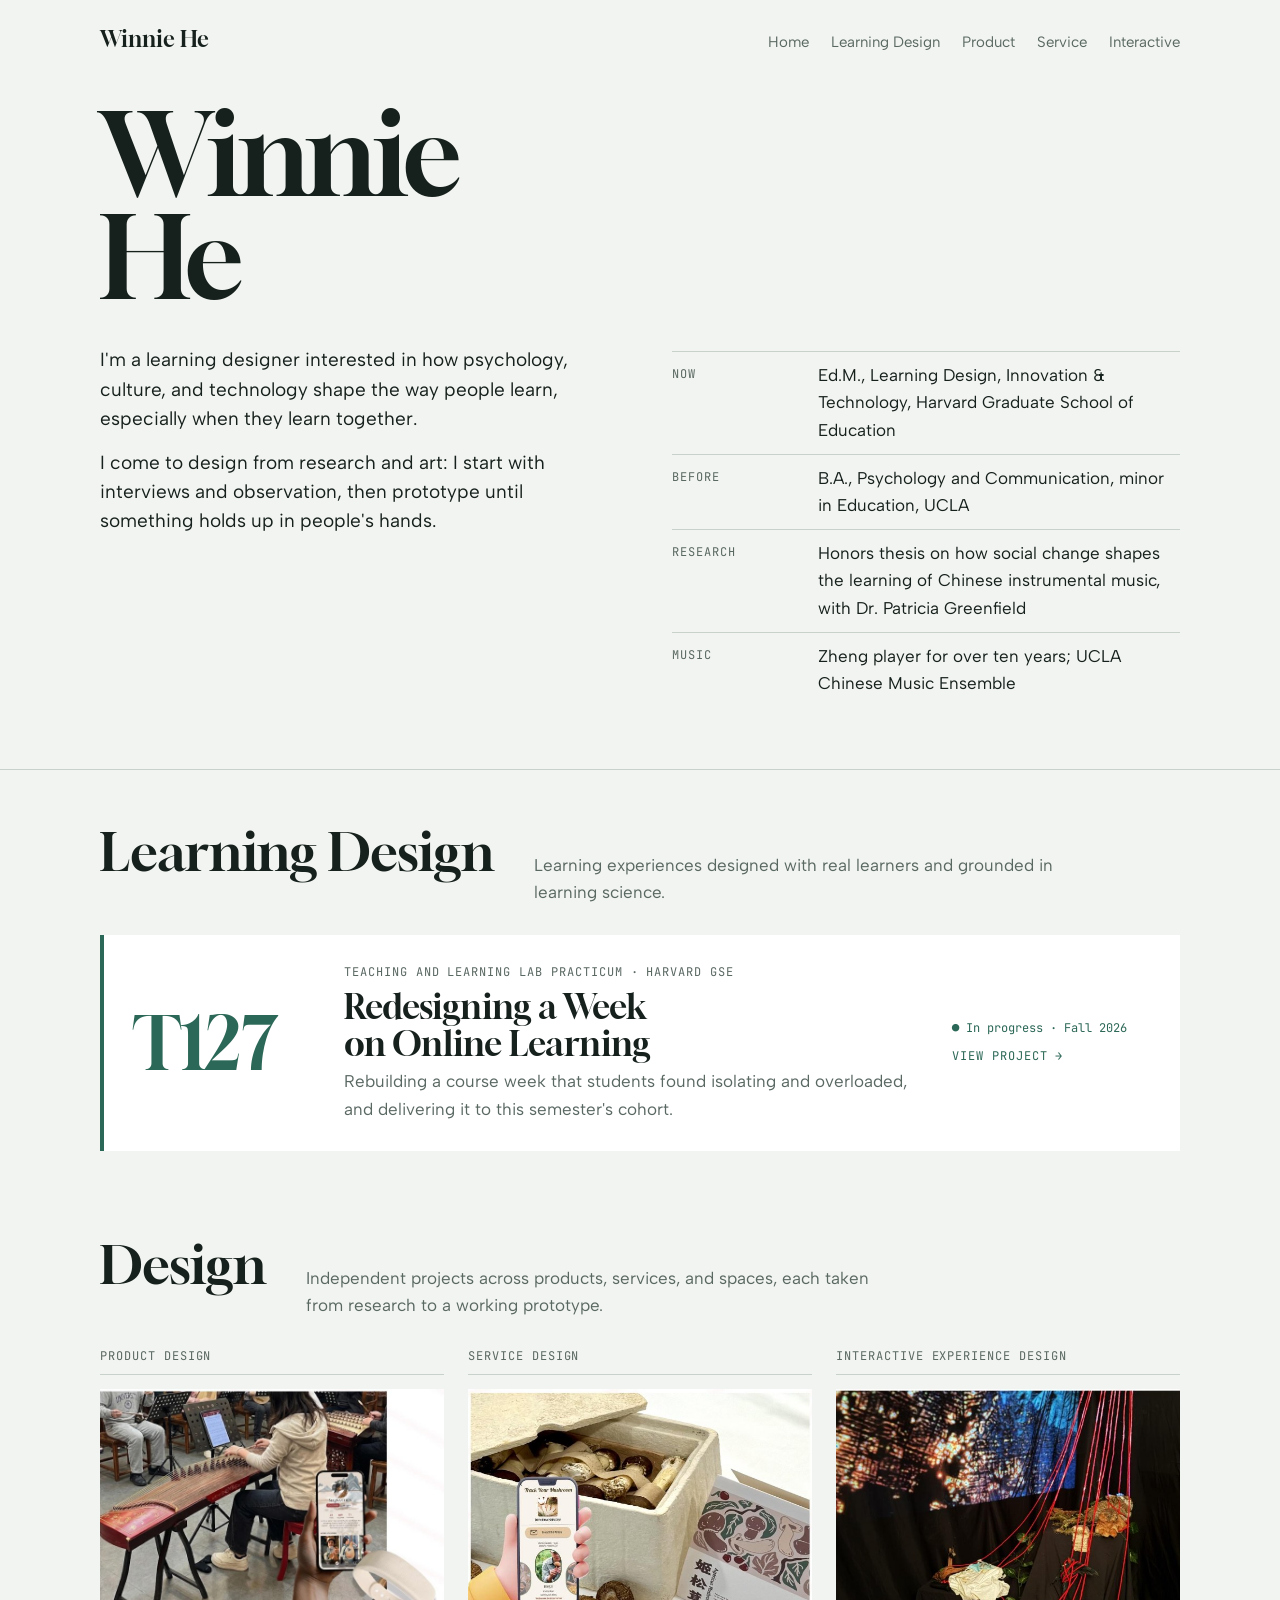
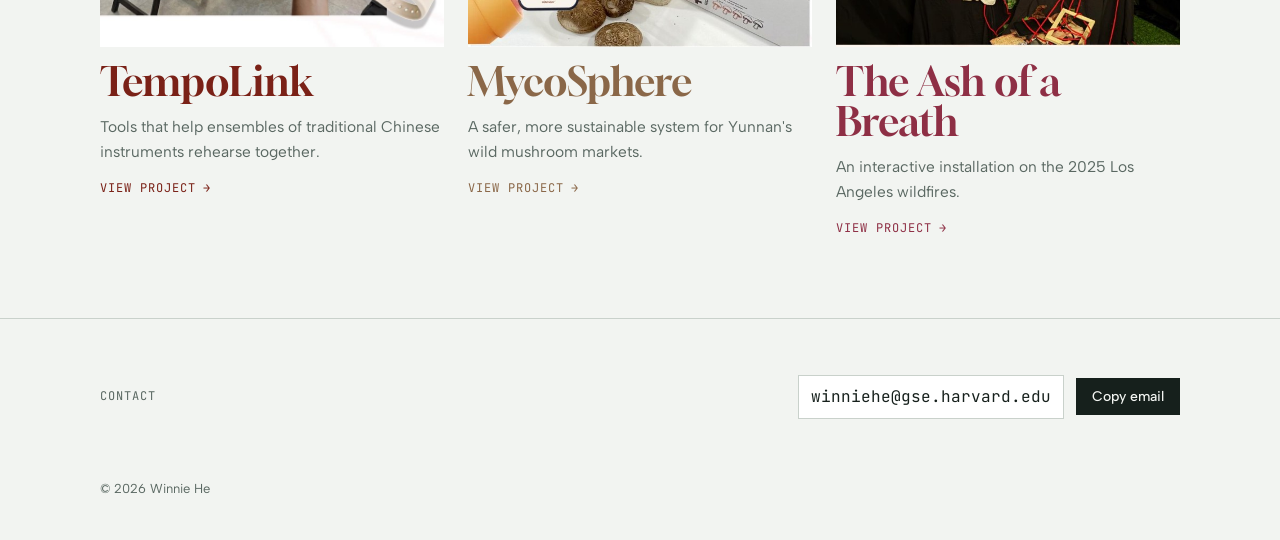
<file: index.html>
<!doctype html>
<html lang="en">
<head>
<meta charset="utf-8">
<meta name="viewport" content="width=device-width, initial-scale=1, viewport-fit=cover">
<title>Winnie He</title>
<meta name="claude:viewport-fit-sides" content="cover">
<link rel="preconnect" href="https://fonts.googleapis.com">
<link rel="preconnect" href="https://fonts.gstatic.com" crossorigin>
<link rel="stylesheet" href="https://fonts.googleapis.com/css2?family=Gloock&family=Albert+Sans:ital,wght@0,400;0,500;0,600;1,400&family=JetBrains+Mono:wght@400;500&display=swap">
<style>body{margin:0} [hidden]{display:none!important}</style>
<style>
/* Layout: home = small headshot beside the name, intro in two columns, then three project tiles; each tile opens its own project page (hash views). */
:root {
  --bg: #F2F4F1;
  --surface: #FFFFFF;
  --fg: #16201C;
  --muted: #5A6862;
  --line: #C9D1CB;
  --accent: #2C6857;
  --rose: #8C3A2C;
  --tempo: #7A2117;
  --ash: #8E2F45;
  --myco: #8A6748;
  --display: "Gloock", "Bodoni 72", Didot, Georgia, serif;
  --body: "Albert Sans", "Helvetica Neue", Arial, sans-serif;
  --mono: "JetBrains Mono", ui-monospace, Menlo, monospace;
  --cjk: "Noto Serif SC", "Songti SC", "STSong", serif;
}
@media (prefers-color-scheme: dark) {
  :root:not([data-theme="light"]) {
    --bg: #111614; --surface: #18201D; --fg: #E5EBE7; --muted: #9AA8A1; --line: #34413B;
    --accent: #7DC2AA; --rose: #D98A74; --tempo: #E0806F; --ash: #E08AA0; --myco: #D2AE8C; color-scheme: dark;
  }
}
:root[data-theme="dark"] {
  --bg: #111614; --surface: #18201D; --fg: #E5EBE7; --muted: #9AA8A1; --line: #34413B;
  --accent: #7DC2AA; --rose: #D98A74; --tempo: #E0806F; --ash: #E08AA0; --myco: #D2AE8C; color-scheme: dark;
}
* { box-sizing: border-box; }
body { background: var(--bg); color: var(--fg); font-family: var(--body); font-size: 17px; line-height: 1.6; -webkit-font-smoothing: antialiased; }
a { color: inherit; text-decoration-color: var(--line); text-underline-offset: 3px; }
a:hover { text-decoration-color: currentColor; }
:focus-visible { outline: 2px solid var(--accent); outline-offset: 3px; border-radius: 2px; }
img { display: block; max-width: 100%; }
.wrap { max-width: 1160px; margin: 0 auto; padding-left: max(16px, env(safe-area-inset-left, 0px)); padding-right: max(16px, env(safe-area-inset-right, 0px)); }
@media (min-width: 720px) { .wrap { padding-left: max(40px, env(safe-area-inset-left, 0px)); padding-right: max(40px, env(safe-area-inset-right, 0px)); } }
.wrap.wide { max-width: 1440px; }
.label { font-family: var(--mono); font-size: 12px; letter-spacing: .08em; text-transform: uppercase; color: var(--muted); }
.tempo { --case: var(--tempo); }
.ash { --case: var(--ash); }
.myco { --case: var(--myco); }

header.top { padding-block: 22px; }
header.top .wrap { display: flex; justify-content: space-between; align-items: baseline; gap: 16px; flex-wrap: wrap; }
.mark { font-family: var(--display); font-size: 22px; text-decoration: none; }
nav { display: flex; gap: 22px; flex-wrap: wrap; }
nav a { font-size: 15px; text-decoration: none; color: var(--muted); }
nav a:hover { color: var(--fg); }

/* ---------- home ---------- */
.intro { padding-block: 24px 72px; }
.name-row { --h1: clamp(56px, 11vw, 112px); display: flex; align-items: center; gap: clamp(18px, 3vw, 36px); }
.name-row h1 { font-size: var(--h1); }
.intro-grid { display: grid; grid-template-columns: 1fr; gap: 8px 64px; margin-top: 36px; }
@media (min-width: 900px) { .intro-grid { grid-template-columns: 1fr 1fr; align-items: start; } }
.intro-grid > * { min-width: 0; }
h1 { font-family: var(--display); font-weight: 400; font-size: clamp(56px, 11vw, 112px); line-height: .92; letter-spacing: -.02em; margin: 0; }
.bio { margin: 0; max-width: 56ch; font-size: 19px; line-height: 1.55; }
.bio p { margin: 0 0 14px; }
.facts-mini { list-style: none; padding: 0; margin: 6px 0 0; display: grid; gap: 10px; max-width: 620px; }
.facts-mini li { display: grid; grid-template-columns: 1fr; gap: 2px; padding-top: 10px; border-top: 1px solid var(--line); }
@media (min-width: 600px) { .facts-mini li { grid-template-columns: 130px 1fr; gap: 16px; } }
.facts-mini .label { padding-top: 3px; }

.projects { padding-block: 56px 80px; border-top: 1px solid var(--line); }
.projects + .projects { border-top: 0; padding-top: 8px; }
.group-head { display: grid; grid-template-columns: 1fr; gap: 6px 40px; margin-bottom: 28px; align-items: baseline; }
@media (min-width: 900px) { .group-head { grid-template-columns: auto 1fr; } }
.gh { font-family: var(--display); font-weight: 400; font-size: clamp(36px, 5vw, 52px); line-height: 1; margin: 0; }
.group-head p { margin: 0; color: var(--muted); max-width: 52ch; }
.cat { font-family: var(--mono); font-size: 12px; letter-spacing: .08em; text-transform: uppercase; color: var(--muted); padding-bottom: 8px; border-bottom: 1px solid var(--line); }
.ld { --case: var(--accent); }
.ld-card { --case: var(--accent); display: grid; grid-template-columns: 1fr; gap: 14px 32px; padding: 28px; background: var(--surface); border-left: 4px solid var(--accent); text-decoration: none; }
@media (min-width: 900px) { .ld-card { grid-template-columns: 180px 1fr 200px; align-items: center; } }
.ld-code { font-family: var(--display); font-size: clamp(48px, 6vw, 72px); line-height: 1; color: var(--accent); }
.ld-main { display: flex; flex-direction: column; gap: 6px; min-width: 0; }
.ld-title { font-family: var(--display); font-size: clamp(26px, 3vw, 34px); line-height: 1.1; text-wrap: balance; }
.ld-sub { color: var(--muted); max-width: 56ch; }
.ld-side { display: flex; flex-direction: column; gap: 8px; }
.ld-card .go { font-family: var(--mono); font-size: 12px; letter-spacing: .08em; text-transform: uppercase; color: var(--accent); }
.ld-card:hover .ld-title { text-decoration: underline; text-decoration-thickness: 1px; text-underline-offset: 5px; }
.status { font-family: var(--mono); font-size: 12px; color: var(--accent); }
.deliv { display: grid; grid-template-columns: 1fr; gap: 12px; margin: 0 0 56px; }
@media (min-width: 720px) { .deliv { grid-template-columns: repeat(3, 1fr); } }
.deliv div { background: var(--surface); border-top: 3px solid var(--accent); padding: 20px; }
.deliv b { display: block; font-family: var(--display); font-weight: 400; font-size: 24px; margin: 4px 0 6px; }
.deliv p { margin: 0; color: var(--muted); font-size: 15px; }
.posts { list-style: none; padding: 0; margin: 16px 0 0; display: grid; gap: 0; border-top: 1px solid var(--line); max-width: 760px; }
.posts li { display: grid; grid-template-columns: 1fr; gap: 4px 20px; padding-block: 16px; border-bottom: 1px solid var(--line); align-items: baseline; }
@media (min-width: 720px) { .posts li { grid-template-columns: 130px 1fr auto; } }
.post-title { font-weight: 500; }
.post-link { font-weight: 500; color: var(--accent); white-space: nowrap; }
.post-link.pending { color: var(--muted); font-weight: 400; font-size: 14px; }
.post-cards { display: grid; grid-template-columns: repeat(auto-fit, minmax(230px, 1fr)); gap: 16px; max-width: 1040px; }
.essay { max-width: 66ch; font-size: 18px; line-height: 1.7; }
.essay p { margin: 0 0 20px; }
.post-card { display: flex; flex-direction: column; gap: 10px; padding: 22px; background: var(--surface); border-top: 3px solid var(--accent); text-decoration: none; min-width: 0; }
.pc-title { font-family: var(--display); font-size: 24px; line-height: 1.2; text-wrap: balance; }
.pc-go { margin-top: auto; padding-top: 6px; font-family: var(--mono); font-size: 12px; letter-spacing: .08em; text-transform: uppercase; color: var(--accent); }
.post-card:hover .pc-title { text-decoration: underline; text-decoration-thickness: 1px; text-underline-offset: 4px; }
.table-wrap { overflow-x: auto; margin: 6px 0 16px; max-width: 820px; }
.tbl { width: 100%; border-collapse: collapse; font-size: 15.5px; }
.tbl th { text-align: left; font-family: var(--mono); font-weight: 500; font-size: 11.5px; letter-spacing: .08em; text-transform: uppercase; color: var(--muted); padding: 8px 12px 8px 0; border-bottom: 1px solid var(--fg); }
.tbl td { padding: 10px 16px 10px 0; border-bottom: 1px solid var(--line); vertical-align: top; }
.tbl td:last-child { padding-right: 0; }
.tbl tr.total td { font-weight: 600; border-bottom: 0; }
.tbl td:nth-child(2) { font-variant-numeric: tabular-nums; }
.quote { font-family: var(--display); font-size: clamp(22px, 2.6vw, 28px); line-height: 1.35; margin: 8px 0 18px; max-width: 34ch; color: var(--accent); }
.tiles { display: grid; grid-template-columns: 1fr; gap: 28px; }
@media (min-width: 720px) { .tiles { grid-template-columns: repeat(3, 1fr); gap: 24px; } }
.tile { text-decoration: none; display: flex; flex-direction: column; gap: 14px; min-width: 0; }
.tile .ph { overflow: hidden; background: var(--surface); }
.tile img { width: 100%; aspect-ratio: 4 / 3; object-fit: cover; transition: transform .5s ease; }
.tile:hover img { transform: scale(1.03); }
.tile h2 { font-family: var(--display); font-weight: 400; font-size: clamp(30px, 3.4vw, 40px); line-height: 1; margin: 0; color: var(--case); }
.tile p { margin: 0; color: var(--muted); font-size: 15.5px; }
.tile .go { font-family: var(--mono); font-size: 12px; letter-spacing: .08em; text-transform: uppercase; color: var(--case); }

.contact { padding-block: 56px 40px; border-top: 1px solid var(--line); }
.contact .wrap { display: flex; flex-wrap: wrap; justify-content: space-between; align-items: center; gap: 16px; }
.mail { display: flex; flex-wrap: wrap; align-items: center; gap: 12px; }
.mail code { font-family: var(--mono); font-size: 16px; user-select: all; background: var(--surface); padding: 8px 12px; border: 1px solid var(--line); overflow-wrap: anywhere; }
button.copy { font: 500 14px var(--body); color: var(--bg); background: var(--fg); border: 0; padding: 10px 16px; cursor: pointer; }
button.copy:hover { background: var(--accent); }
footer { padding-block: 20px 40px; color: var(--muted); font-size: 13px; }

/* ---------- project pages ---------- */
.project { padding-block: 8px 72px; }
.back { display: inline-block; margin-bottom: 28px; font-size: 15px; color: var(--muted); text-decoration: none; }
.back:hover { color: var(--fg); }
.p-head { display: grid; grid-template-columns: 1fr; gap: 24px; margin-bottom: 36px; }
@media (min-width: 900px) { .p-head { grid-template-columns: 1.3fr 1fr; gap: 56px; align-items: end; } }
.p-head h2 { font-family: var(--display); font-weight: 400; font-size: clamp(52px, 9vw, 100px); line-height: .95; letter-spacing: -.01em; margin: 0 0 18px; color: var(--case); }
.p-head .lede { font-size: 21px; line-height: 1.45; margin: 0; max-width: 36ch; text-wrap: balance; }
.meta { display: grid; grid-template-columns: 1fr 1fr; gap: 16px 24px; margin: 0; }
.meta div { border-top: 1px solid var(--line); padding-top: 10px; }
.meta dt { font-family: var(--mono); font-size: 11.5px; letter-spacing: .08em; text-transform: uppercase; color: var(--muted); }
.meta dd { margin: 2px 0 0; font-size: 15.5px; }
.cover { margin: 0 0 56px; }
.cover img { width: 100%; aspect-ratio: 16 / 9; object-fit: cover; }
.chapter { display: grid; grid-template-columns: 1fr; gap: 20px; padding-block: 36px; border-top: 1px solid var(--line); }
@media (min-width: 900px) { .chapter { grid-template-columns: 220px 1fr; gap: 40px; } }
.chapter h3 { font-family: var(--mono); font-weight: 500; font-size: 13px; letter-spacing: .08em; text-transform: uppercase; color: var(--case); margin: 4px 0 0; }
.chapter .body { min-width: 0; }
.chapter p { margin: 0 0 14px; max-width: 64ch; }
.chapter ul { margin: 0 0 14px; padding-left: 20px; max-width: 64ch; }
.chapter li { margin-bottom: 6px; }
.figs { display: grid; grid-template-columns: 1fr; gap: 12px; margin-top: 20px; }
@media (min-width: 640px) { .figs.two { grid-template-columns: 1fr 1fr; } }
.figs figure { margin: 0; min-width: 0; }
.figs img { width: 100%; height: auto; background: var(--surface); }
.figs figcaption { font-size: 13px; color: var(--muted); margin-top: 6px; }
.spreads { display: grid; gap: clamp(12px, 2vw, 24px); margin: 0 calc(-1 * clamp(0px, 3vw, 40px)); }
.spread { display: block; padding: 0; border: 0; background: var(--surface); cursor: zoom-in; box-shadow: 0 1px 0 var(--line); }
.spread img { width: 100%; height: auto; }
.zoom-hint { margin: 14px 0 48px; font-size: 13px; color: var(--muted); }
.lightbox { position: fixed; inset: 0; z-index: 50; background: rgba(10, 14, 12, .94); overflow: auto; cursor: zoom-out;
  padding: max(16px, env(safe-area-inset-top, 0px)) max(16px, env(safe-area-inset-right, 0px)) max(16px, env(safe-area-inset-bottom, 0px)) max(16px, env(safe-area-inset-left, 0px)); }
.lightbox img { display: block; width: auto; max-width: none; height: auto; min-width: 100%; margin: 0 auto; }
@media (min-width: 1400px) { .lightbox img { min-width: 0; max-width: 100%; } }
.lightbox .close { position: fixed; top: calc(12px + env(safe-area-inset-top, 0px)); right: calc(12px + env(safe-area-inset-right, 0px)); font: 500 14px var(--body); color: #fff; background: rgba(255,255,255,.12); border: 0; padding: 8px 14px; cursor: pointer; }
.next { display: flex; justify-content: space-between; gap: 16px; flex-wrap: wrap; padding-top: 32px; border-top: 1px solid var(--line); }
.next a { text-decoration: none; }
.next .label { display: block; }
.next b { font-family: var(--display); font-weight: 400; font-size: 28px; color: var(--case); }
.more { display: inline-block; margin-top: 4px; font-weight: 500; color: var(--case); }
</style>
</head>
<body>
<header class="top">
  <div class="wrap">
    <a class="mark" href="#home">Winnie He</a>
    <nav aria-label="Sections">
      <a href="#home">Home</a>
      <a href="#t127">Learning Design</a>
      <a href="tempolink.html">Product</a>
      <a href="mycosphere.html">Service</a>
      <a href="ash.html">Interactive</a>
    </nav>
  </div>
</header>

<main>
<!-- HOME -->
<div data-view="home">
  <section class="intro">
    <div class="wrap">
      <div class="name-row">
        <h1>Winnie<br>He</h1>
      </div>
      <div class="intro-grid">
        <div class="bio">
          <p>I'm a learning designer interested in how psychology, culture, and technology shape the way people learn, especially when they learn together.</p>
          <p>I come to design from research and art: I start with interviews and observation, then prototype until something holds up in people's hands.</p>
        </div>
        <ul class="facts-mini">
          <li><span class="label">Now</span><span>Ed.M., Learning Design, Innovation &amp; Technology, Harvard Graduate School of Education</span></li>
          <li><span class="label">Before</span><span>B.A., Psychology and Communication, minor in Education, UCLA</span></li>
          <li><span class="label">Research</span><span>Honors thesis on how social change shapes the learning of Chinese instrumental music, with Dr. Patricia Greenfield</span></li>
          <li><span class="label">Music</span><span>Zheng player for over ten years; UCLA Chinese Music Ensemble</span></li>
        </ul>
      </div>
    </div>
  </section>

  <section class="projects" id="learning">
    <div class="wrap">
      <div class="group-head">
        <h2 class="gh">Learning Design</h2>
        <p>Learning experiences designed with real learners and grounded in learning science.</p>
      </div>
      <a class="ld-card" href="#t127">
        <span class="ld-code">T127</span>
        <span class="ld-main">
          <span class="label">Teaching and Learning Lab Practicum · Harvard GSE</span>
          <span class="ld-title">Redesigning a Week on Online Learning</span>
          <span class="ld-sub">Rebuilding a course week that students found isolating and overloaded, and delivering it to this semester's cohort.</span>
        </span>
        <span class="ld-side"><span class="status">● In progress · Fall 2026</span><span class="go">View project →</span></span>
      </a>
    </div>
  </section>

  <section class="projects" id="design">
    <div class="wrap">
      <div class="group-head">
        <h2 class="gh">Design</h2>
        <p>Independent projects across products, services, and spaces, each taken from research to a working prototype.</p>
      </div>
      <div class="tiles">
        <a class="tile tempo" href="tempolink.html">
          <span class="cat">Product Design</span>
          <div class="ph"><img src="img-card-tempo.jpg" alt="A zheng player in ensemble rehearsal, with the TempoLink app and wristband"></div>
          <h2>TempoLink</h2>
          <p>Tools that help ensembles of traditional Chinese instruments rehearse together.</p>
          <span class="go">View project →</span>
        </a>
        <a class="tile myco" href="mycosphere.html">
          <span class="cat">Service Design</span>
          <div class="ph"><img src="img-card-myco.jpg" alt="Mushrooms in a mycelium box, with the MycoSphere tracking app and illustrated sleeve"></div>
          <h2>MycoSphere</h2>
          <p>A safer, more sustainable system for Yunnan's wild mushroom markets.</p>
          <span class="go">View project →</span>
        </a>
        <a class="tile ash" href="ash.html">
          <span class="cat">Interactive Experience Design</span>
          <div class="ph"><img src="img-card-ash.jpg" alt="Charred objects bound with red cords beneath a projected aerial city image"></div>
          <h2>The Ash of a Breath</h2>
          <p>An interactive installation on the 2025 Los Angeles wildfires.</p>
          <span class="go">View project →</span>
        </a>
      </div>
    </div>
  </section>
</div>

<!-- T127 -->
<article class="project ld" data-view="t127" hidden>
  <div class="wrap">
    <a class="back" href="#home">← All projects</a>
    <div class="p-head">
      <div>
        <span class="label">Learning Design · T127 Teaching and Learning Lab Practicum</span>
        <h2 style="margin-top:12px">Redesigning a Week on Online Learning</h2>
        <p class="lede">Rebuilding a course week that past students found isolating and overloaded, then delivering it to this semester's cohort.</p>
      </div>
      <dl class="meta">
        <div><dt>Partner</dt><dd>Bill Wisser, Director, HGSE Teaching and Learning Lab</dd></div>
        <div><dt>Status</dt><dd>In progress, Fall 2026</dd></div>
        <div><dt>My focus</dt><dd>Learning design and user research</dd></div>
        <div><dt>Frameworks</dt><dd>Backward design, Community of Inquiry</dd></div>
      </dl>
    </div>

    <div class="deliv" aria-label="Capstone components">
      <div><span class="label">Capstone product</span><b>Coming December</b><p>The redesigned week as delivered to students.</p></div>
      <div><span class="label">Written analysis</span><b>Coming December</b><p>Audience, outcomes, design process, theory, and assessment plan.</p></div>
      <div><span class="label">Gallery walk</span><b>Coming December</b><p>A short public presentation of the work.</p></div>
    </div>

    <section class="chapter">
      <h3>The problem</h3>
      <div class="body">
        <p>T127 is a practicum in learning design. One of its weeks, on designing for online learning, runs fully online and asynchronous. Feedback from past students was consistent: the week didn't support learning in community, and its tasks took far longer than expected. Our team was asked to redesign it and deliver the new version this semester.</p>
      </div>
    </section>

    <section class="chapter">
      <h3>Research</h3>
      <div class="body">
        <p>Before changing anything, I interviewed three learning designers: the week's original designer, a learning designer with a background in learning analytics and AI, and a designer who leads first meetings with faculty.</p>
        <ul>
          <li>The original design assumed students had more time than they did. Several layers of design and reflection stacked into overload, even though each one had a reason to be there.</li>
          <li>Backward design works as a home base: start from outcomes, map activities back to them, and cut what doesn't serve them. More work is not more rigor.</li>
          <li>Our learners are adults with jobs and families, so workload and cognitive load are design decisions from the first draft.</li>
          <li>Build a workable first version with the learning goal as the north star, then add layers.</li>
        </ul>
      </div>
    </section>

    <section class="chapter" id="audience-link">
      <h3>Audience analysis</h3>
      <div class="body">
        <div class="post-cards">
          <a class="post-card" href="#t127-audience">
            <span class="label">Design document</span>
            <span class="pc-title">Who this week is for, and what that means for the design</span>
            <span class="pc-go">Read →</span>
          </a>
        </div>
      </div>
    </section>

    <section class="chapter" id="documents">
      <h3>Project documents</h3>
      <div class="body">
        <p>Working documents from the team's shared course site. Opening them requires a Harvard login.</p>
        <ul class="posts">
          <li>
            <span class="label">Charter</span>
            <span class="post-title">Digital Learning Week Project Charter</span>
            <a class="post-link" href="https://hu.sharepoint.com/:w:/r/sites/T127Fall26/_layouts/15/Doc.aspx?sourcedoc=%7B1F0F2C24-C784-4703-BD42-4834E50800F6%7D&amp;file=T127%20Digital%20Learning%20Week%20Project%20Charter.docx&amp;action=default&amp;mobileredirect=true" target="_blank" rel="noopener">Open ↗</a>
          </li>
          <li>
            <span class="label">Design</span>
            <span class="post-title">Flow of Learning</span>
            <a class="post-link" href="https://hu.sharepoint.com/:w:/r/sites/T127Fall26/_layouts/15/Doc.aspx?sourcedoc=%7BABB16300-E840-44A1-B2CE-820667F26F1A%7D&amp;file=Flow%20of%20Learning.docx&amp;fromShare=true&amp;action=default&amp;mobileredirect=true" target="_blank" rel="noopener">Open ↗</a>
          </li>
          <li>
            <span class="label">Process</span>
            <span class="post-title">Redesign Rolling Agenda</span>
            <a class="post-link" href="https://hu.sharepoint.com/:w:/r/sites/T127Fall26/_layouts/15/Doc.aspx?sourcedoc=%7B8DB93B89-CF27-4F6C-84A2-28B10AB26090%7D&amp;file=T127%20Redesign%20Rolling%20Agenda%20Fall%2026.docx&amp;action=default&amp;mobileredirect=true" target="_blank" rel="noopener">Open ↗</a>
          </li>
        </ul>
      </div>
    </section>

    <section class="chapter" id="reflections">
      <h3>Reflective posts</h3>
      <div class="body">
        <div class="post-cards">
          <a class="post-card" href="https://docs.google.com/document/d/1HExhpw1SzUzSwxORUlbVFDjFrxBkDbgep9gOI4eu7BY/edit?tab=t.0" target="_blank" rel="noopener">
            <span class="label">Reflective Post 1 · Sep 2026</span>
            <span class="pc-title">Designing “learning to drive” through constructionism</span>
            <span class="pc-go">Read ↗</span>
          </a>
          <a class="post-card" href="https://docs.google.com/document/d/1x589tGr-N7tZaMbv5h8p2p5WW-Zu-D6udyXRt8vTvkg/edit?tab=t.0" target="_blank" rel="noopener">
            <span class="label">Reflective Post 2 · Oct 2026</span>
            <span class="pc-title">Every activity needs a purpose, and the week still has to fit</span>
            <span class="pc-go">Read ↗</span>
          </a>
          <a class="post-card" href="#t127-post3">
            <span class="label">Reflective Post 3 · Nov 2026</span>
            <span class="pc-title">When the design met the learners</span>
            <span class="pc-go">Read →</span>
          </a>
        </div>
      </div>
    </section>

    <section class="chapter">
      <h3>Next</h3>
      <div class="body">
        <p>The redesigned week went live on Canvas in late October and the in-person session ran on October 29. We're now evaluating it against the two original pain points, community and workload, alongside the three learning objectives. This page will be updated with the product, the written analysis, and results.</p>
      </div>
    </section>

    <div class="next tempo"><span></span><a href="tempolink.html"><span class="label">Next project</span><b>TempoLink →</b></a></div>
  </div>
</article>

<!-- T127 REFLECTIVE POST 3 -->
<article class="project ld" data-view="t127-post3" hidden>
  <div class="wrap">
    <a class="back" href="#t127">← Back to the T127 project</a>
    <div class="p-head">
      <div>
        <span class="label">T127 · Reflective Post 3 · November 2026</span>
        <h2 style="margin-top:12px">When the Design Met the Learners</h2>
      </div>
    </div>
    <div class="essay">
      <p>On October 29, the week our team redesigned finally ran with real students. In my last post, I wrote about learning to treat every activity as a trade-off between a learning goal and students' limited time. This week, the student feedback showed me which of our trade-offs held up and which didn't.</p>
      <p>The first surprise was the pre-work. To lighten the workload, we moved the course analysis into an online pre-work module on Canvas, and we quietly assumed everyone would complete it before class. Many didn't. In our debrief, Bill pointed out that nothing held students accountable, and some students arrived underprepared and confused. Looking back, we should have caught this when we planned our assessment. A short formative check on the pre-work, such as a quiz that asks students to apply the Community of Inquiry model to the course they analyzed, would have shown students what to focus on and shown us who was ready before class began. I want to keep that check small, though. One added only for compliance would become the kind of busywork we set out to remove.</p>
      <p>The second surprise came from the data. Only 3 of 12 students chose the redesign activity as the most helpful part of the week. Course analysis was chosen most often, followed by reflecting on their own past online learning experiences. That surprised me, because we had built the week around the redesign activity. The feedback suggests why it fell short: students felt rushed, the context cards had too much detail, and groups had little chance to hear each other's ideas. We had trimmed the activity to fit the class session, but it still asked for more than the time allowed.</p>
      <p>The moment that stuck with me most was the Duolingo Chess example. We hoped students would notice that different levels are designed differently, and that this kind of personalization is possible because the course is online. But we never told students which levels to compare, so most of them didn't reach that conclusion. It reminded me of my first reflective post, when my group struggled to teach driving through constructionism without giving learners any rules. If we want learners to discover something, the design has to lead them toward it. Discovery still needs structure.</p>
      <p>What humbles me most is who we were as designers. Maeghan and I are T127 students ourselves. We sit in the same classroom, carry the same workload, and know this course from the inside. It's hard to imagine designers closer to their learners than that, and we still couldn't predict how our classmates would respond. I think being insiders even made some things harder to see. As co-designers, we cared deeply about this week, so finishing the pre-work felt obvious to us. Our classmates met it as one more task in an already busy week. Being close to your learners is still different from being them.</p>
      <p>For the next iteration, we're planning to keep the course analysis, add a small formative check on the pre-work, add short report-outs so groups can learn from one another, and reframe the redesign activity around an authentic task: converting a residential course to online, using the faculty workbook that Teaching and Learning Lab designers actually use.</p>
      <p>This is why I now see practice and iteration as part of the design itself. No amount of planning could have told us what one class session did. Every assumption we made about students' time, motivation, and attention was tested the moment real learners showed up, and each round of feedback shows us something we couldn't see from our side of the table. A design gets better through those rounds, one version at a time.</p>
    </div>
    <div class="next ld"><span></span><a href="#t127"><span class="label">Back to</span><b>Redesigning a Week on Online Learning →</b></a></div>
  </div>
</article>

<!-- T127 AUDIENCE ANALYSIS -->
<article class="project ld" data-view="t127-audience" hidden>
  <div class="wrap">
    <a class="back" href="#t127">← Back to the T127 project</a>
    <div class="p-head">
      <div>
        <span class="label">T127 · Audience analysis</span>
        <h2 style="margin-top:12px">Who This Week Is For</h2>
        <p class="lede">An analysis of the learners in T127's "Designing for Learning Online" week, and how what we learned about them shaped the redesign.</p>
      </div>
      <dl class="meta">
        <div><dt>Learners</dt><dd>Graduate students in T127, Teaching and Learning Lab Practicum, Harvard GSE</dd></div>
        <div><dt>Context</dt><dd>Week 9 of a semester-long learning design course</dd></div>
        <div><dt>Sources</dt><dd>Past student feedback, the original week's materials, interviews with three HGSE learning designers</dd></div>
        <div><dt>Authors</dt><dd>Winnie He, with Maeghan Grady</dd></div>
      </dl>
    </div>

    <section class="chapter">
      <h3>Who the learners are</h3>
      <div class="body">
        <p>T127 students are graduate students at HGSE learning to design learning experiences. Most are adults, and many come in with professional experience as teachers, designers, or education staff. They take T127 alongside a full course load, and often alongside jobs, assistantships, and family responsibilities.</p>
        <p>By Week 9 they share a common foundation from the course: major learning theories, backward design, and practice designing with peers in class. What they bring unevenly is experience designing for online settings. Nearly all have taken online courses as learners, but far fewer have built one.</p>
      </div>
    </section>

    <section class="chapter">
      <h3>The original week, from their side</h3>
      <div class="body">
        <p>The week ran fully online and asynchronous, with no class meeting. Its own checklist estimated about six hours of work:</p>
        <div class="table-wrap">
          <table class="tbl">
            <thead><tr><th>Task</th><th>Estimated time</th></tr></thead>
            <tbody>
              <tr><td>Introduction video</td><td>7 min</td></tr>
              <tr><td>Readings on online learning frameworks</td><td>1 hr</td></tr>
              <tr><td>Explore and critique an online course in Miro</td><td>2 hr</td></tr>
              <tr><td>Design activity with a group, posted to Padlet</td><td>2.5 hr</td></tr>
              <tr><td>Reflection in Harmonize</td><td>30 min</td></tr>
              <tr class="total"><td>Total</td><td>≈ 6 hr</td></tr>
            </tbody>
          </table>
        </div>
        <p>The design activity was synchronous: groups had to find a meeting time on their own in a week with no scheduled class.</p>
      </div>
    </section>

    <section class="chapter">
      <h3>Needs and pain points</h3>
      <div class="body">
        <ul>
          <li><strong>Learning in community.</strong> Past students said the week felt isolating. For a cohort used to designing together in class, an asynchronous week removed the part of the course they valued most.</li>
          <li><strong>Time.</strong> Students reported the tasks took longer than expected. The original designer noted the week assumed more time and commitment than students had.</li>
          <li><strong>Cognitive load.</strong> Several layers of design and reflection stacked on top of each other. Each had a purpose, but together they were hard to hold at once.</li>
          <li><strong>Clarity.</strong> Students needed clearer steps and materials in advance so they could move through the work without guessing.</li>
          <li><strong>Relevance.</strong> Adult learners engage more when work connects to their own experience, here their own frustrations with online courses.</li>
        </ul>
      </div>
    </section>

    <section class="chapter">
      <h3>Implications for the design</h3>
      <div class="body">
        <div class="table-wrap">
          <table class="tbl">
            <thead><tr><th>What we learned</th><th>Design decision</th></tr></thead>
            <tbody>
              <tr><td>Students missed learning together</td><td>Moved from fully asynchronous to residential: online pre-work on Canvas plus an in-person class session</td></tr>
              <tr><td>Too many tasks for the time available</td><td>Consolidated the learning objectives to three (analyze, evaluate, propose and justify) and cut activities that didn't serve them, including the Jigsaw</td></tr>
              <tr><td>Group work was hard to schedule</td><td>Moved the core design activity into class time, so no outside coordination is needed</td></tr>
              <tr><td>Students needed clear steps</td><td>Pre-work built around a structured course analysis worksheet, posted in advance</td></tr>
              <tr><td>Their own online experience is a resource</td><td>Pre-work asks students to analyze a real online course before class, then apply it in the ReDesign Activity</td></tr>
              <tr><td>Feedback should be usable</td><td>A short post-class survey with one effectiveness rating per learning objective</td></tr>
            </tbody>
          </table>
        </div>
      </div>
    </section>

    <section class="chapter">
      <h3>Limits</h3>
      <div class="body">
        <p>This analysis draws on past feedback and expert interviews rather than a survey of this semester's cohort, so it describes the audience as a group. The post-class survey is our first direct check on whether the redesign fits this year's students.</p>
      </div>
    </section>

    <div class="next ld"><span></span><a href="#t127"><span class="label">Back to</span><b>Redesigning a Week on Online Learning →</b></a></div>
  </div>
</article>






</main>

<section class="contact">
  <div class="wrap">
    <span class="label">Contact</span>
    <div class="mail">
      <code id="email">winniehe@gse.harvard.edu</code>
      <button class="copy" id="copyBtn" type="button">Copy email</button>
    </div>
  </div>
</section>
<div class="lightbox" id="lightbox" hidden><button class="close" type="button" id="lbClose">Close</button><img id="lbImg" alt=""></div>
<footer><div class="wrap">© 2026 Winnie He</div></footer>

<script>
(function () {
  const views = document.querySelectorAll('[data-view]');
  function show() {
    const id = (location.hash || '#home').slice(1);
    const target = document.querySelector('[data-view="' + id + '"]') ? id : 'home';
    views.forEach(v => { v.hidden = v.dataset.view !== target; });
    window.scrollTo(0, 0);
  }
  window.addEventListener('hashchange', show);
  show();

  const lb = document.getElementById('lightbox'), lbImg = document.getElementById('lbImg');
  document.querySelectorAll('.spread').forEach(b => b.addEventListener('click', () => {
    const im = b.querySelector('img'); lbImg.src = im.src; lbImg.alt = im.alt; lb.hidden = false; document.body.style.overflow = 'hidden'; lb.scrollTop = 0;
  }));
  const closeLb = () => { lb.hidden = true; lbImg.removeAttribute('src'); document.body.style.overflow = ''; };
  lb.addEventListener('click', closeLb);
  document.addEventListener('keydown', e => { if (e.key === 'Escape' && !lb.hidden) closeLb(); });
  window.addEventListener('hashchange', () => { if (!lb.hidden) closeLb(); });

  const btn = document.getElementById('copyBtn');
  const email = document.getElementById('email');
  btn.addEventListener('click', () => {
    const done = () => { btn.textContent = 'Copied'; setTimeout(() => btn.textContent = 'Copy email', 1600); };
    const fallback = () => { const r = document.createRange(); r.selectNodeContents(email); const s = getSelection(); s.removeAllRanges(); s.addRange(r); btn.textContent = 'Selected, press ⌘C'; };
    try { navigator.clipboard.writeText(email.textContent).then(done, fallback); } catch (e) { fallback(); }
  });
})();
</script>
</body>
</html>
</file>
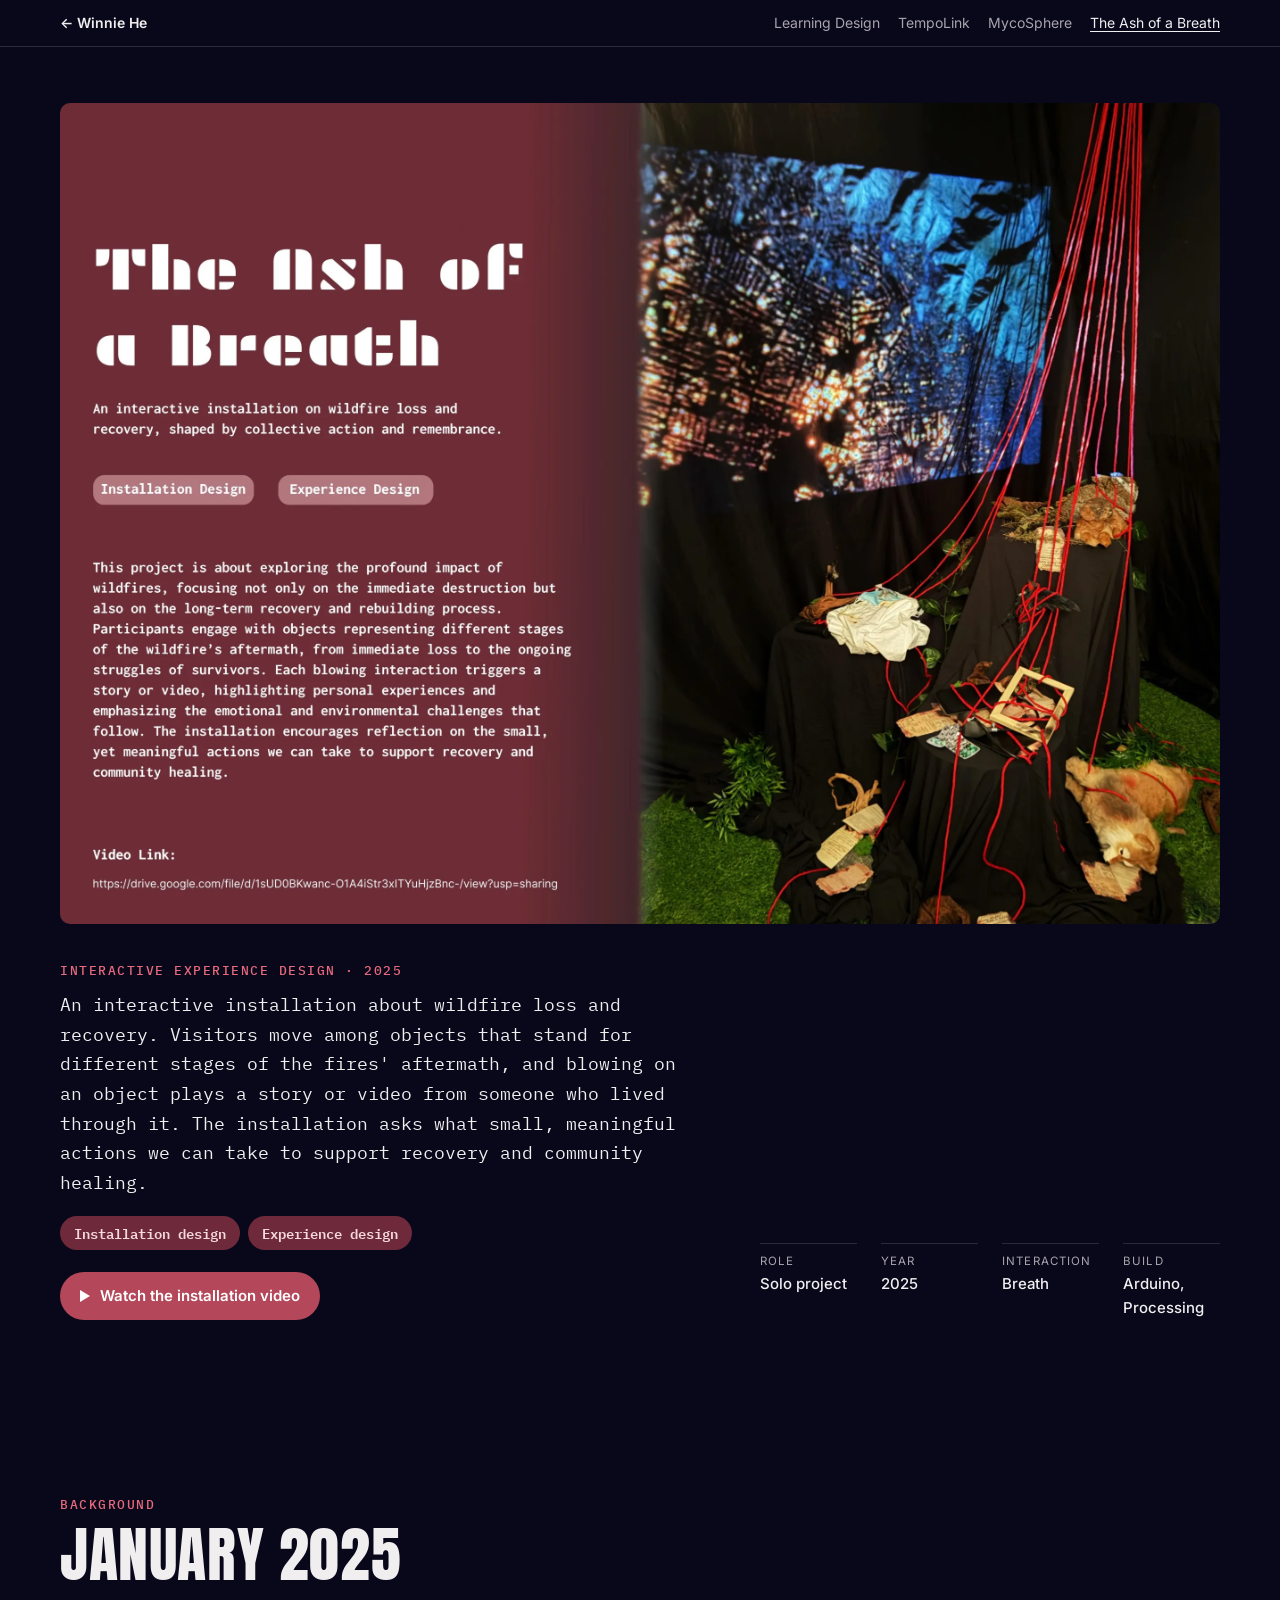
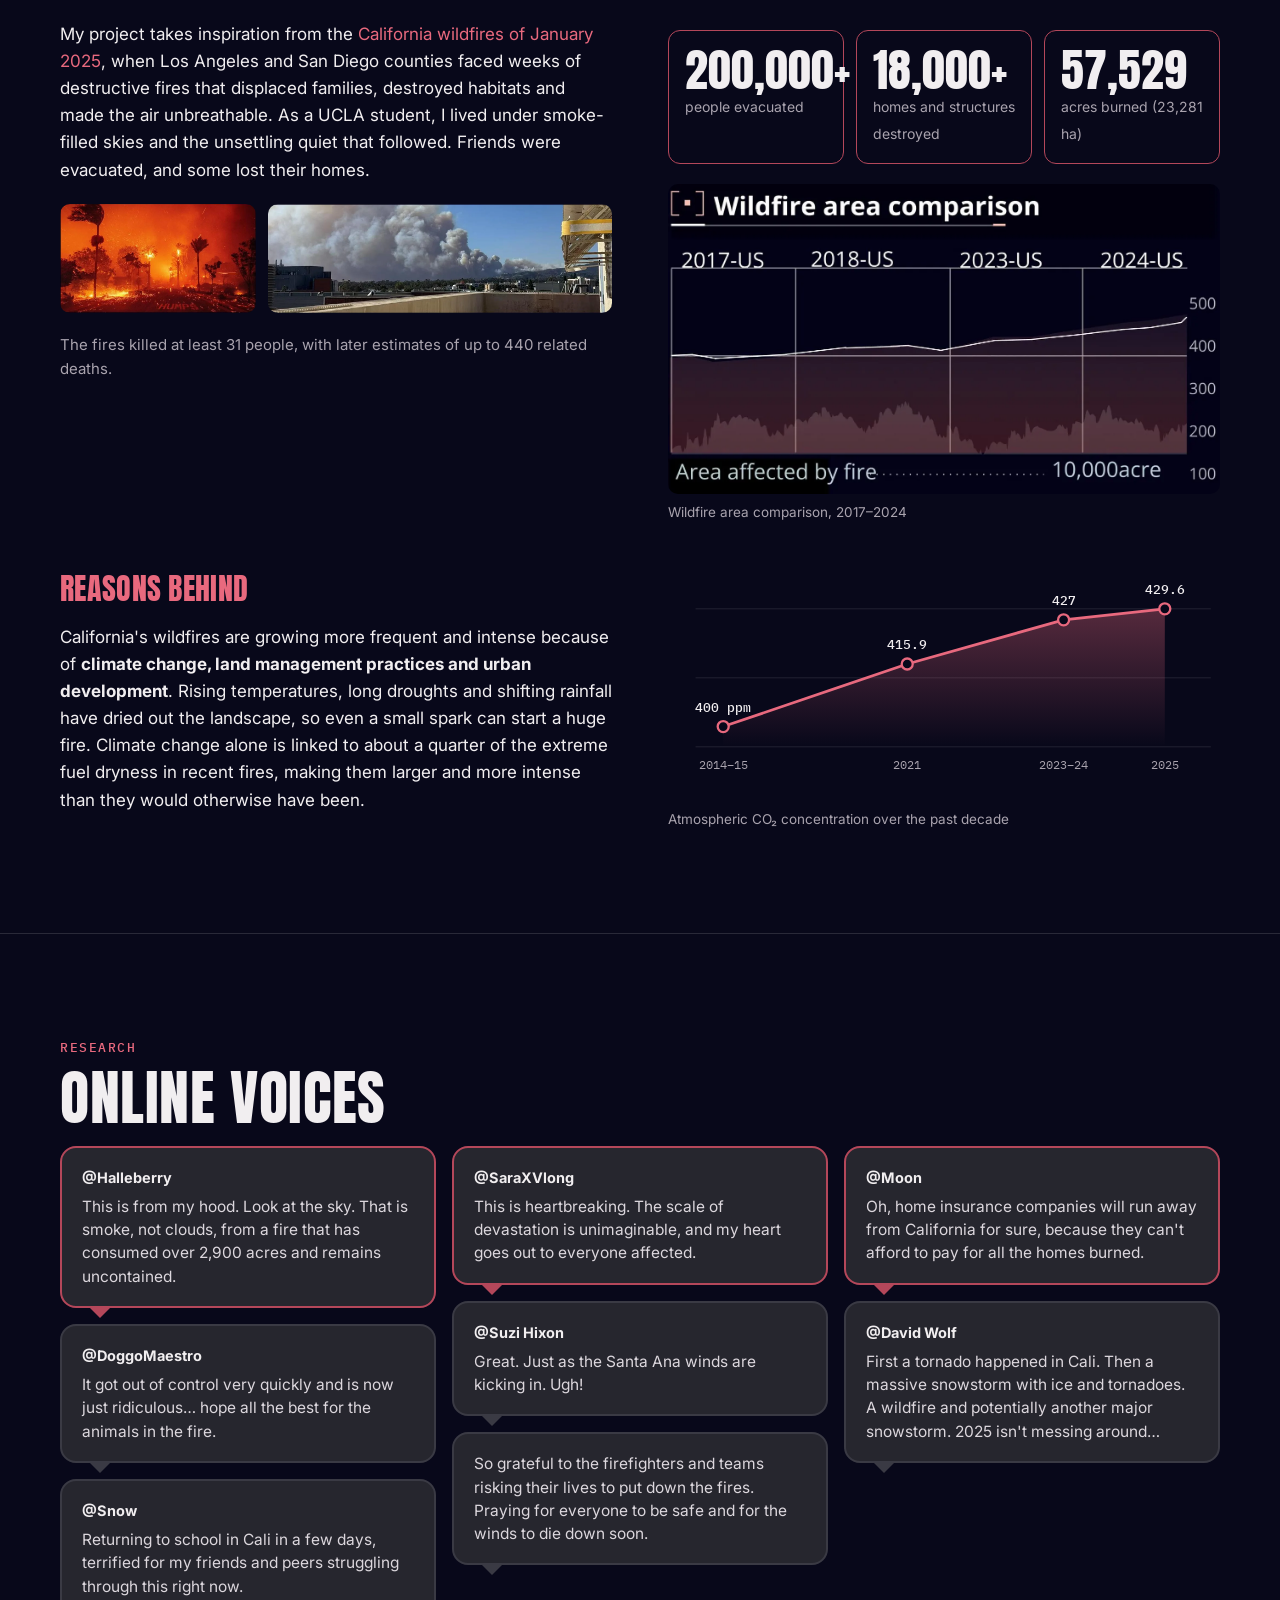
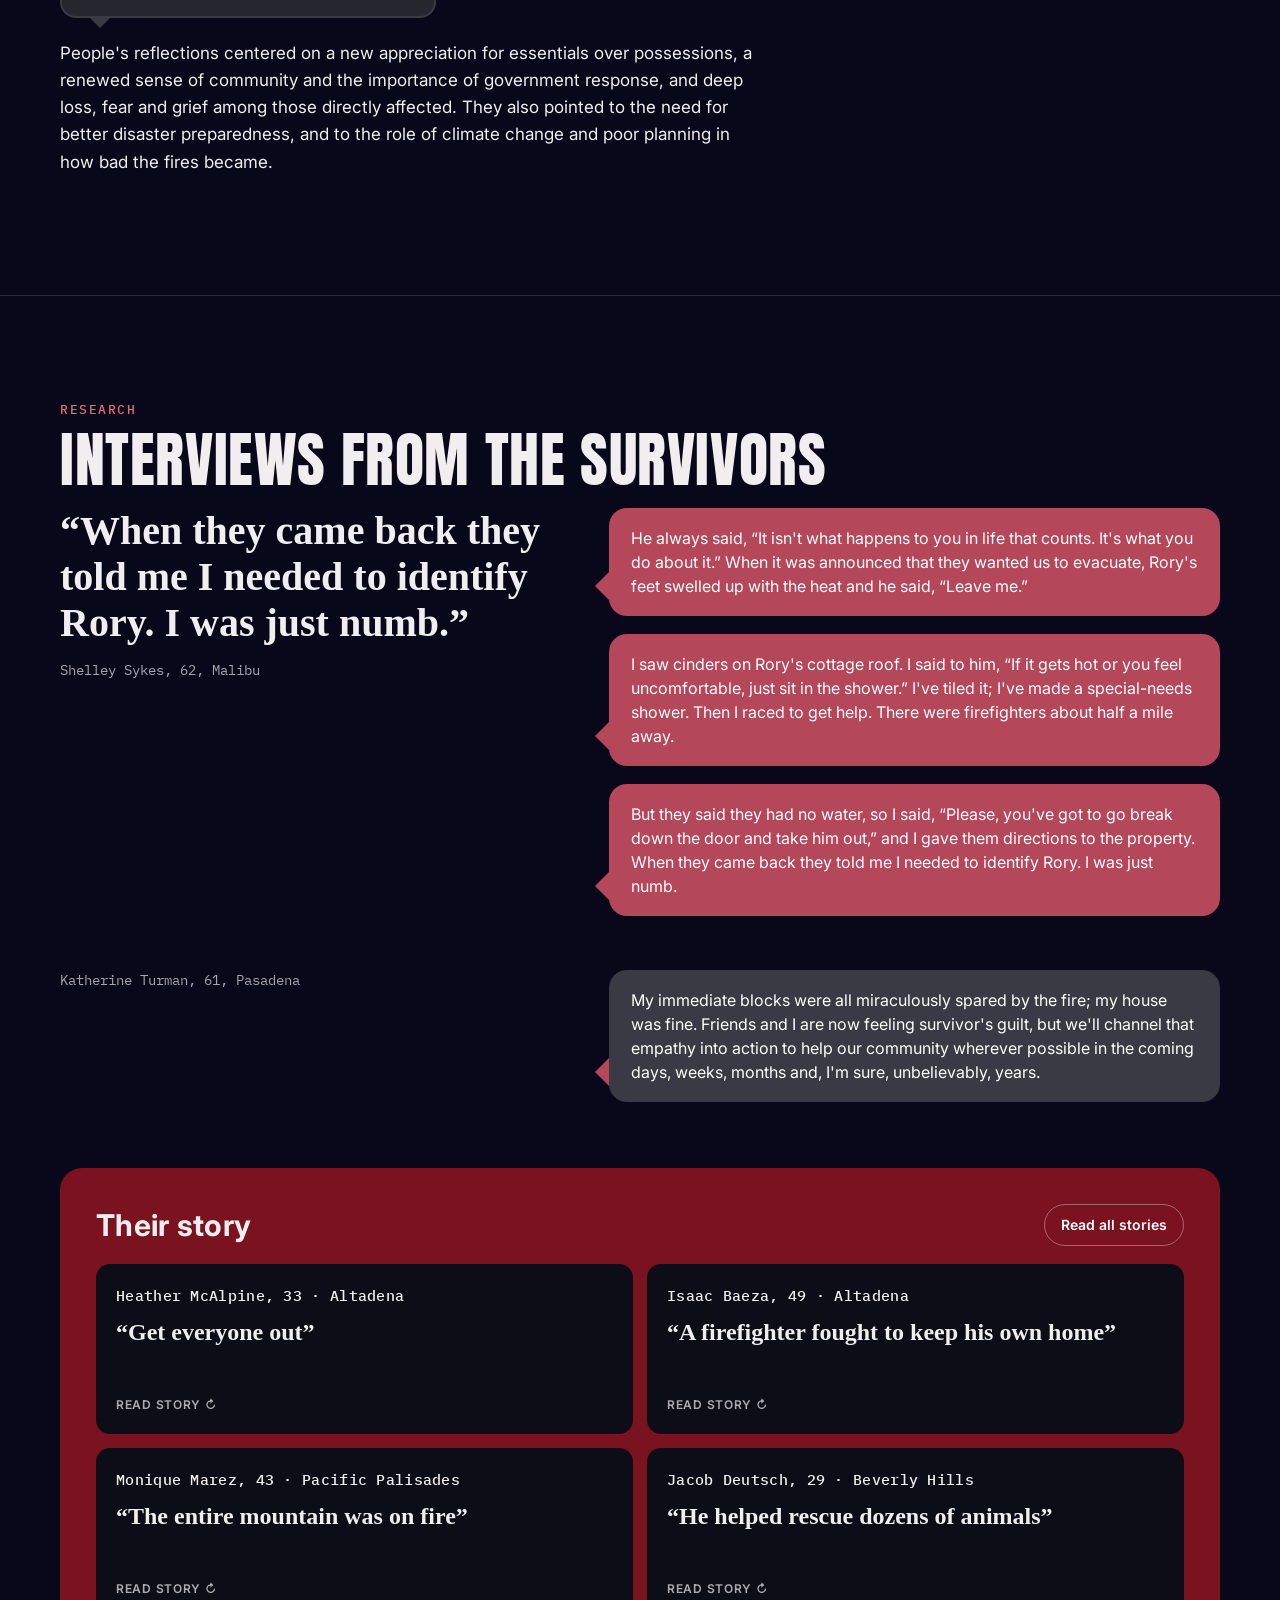
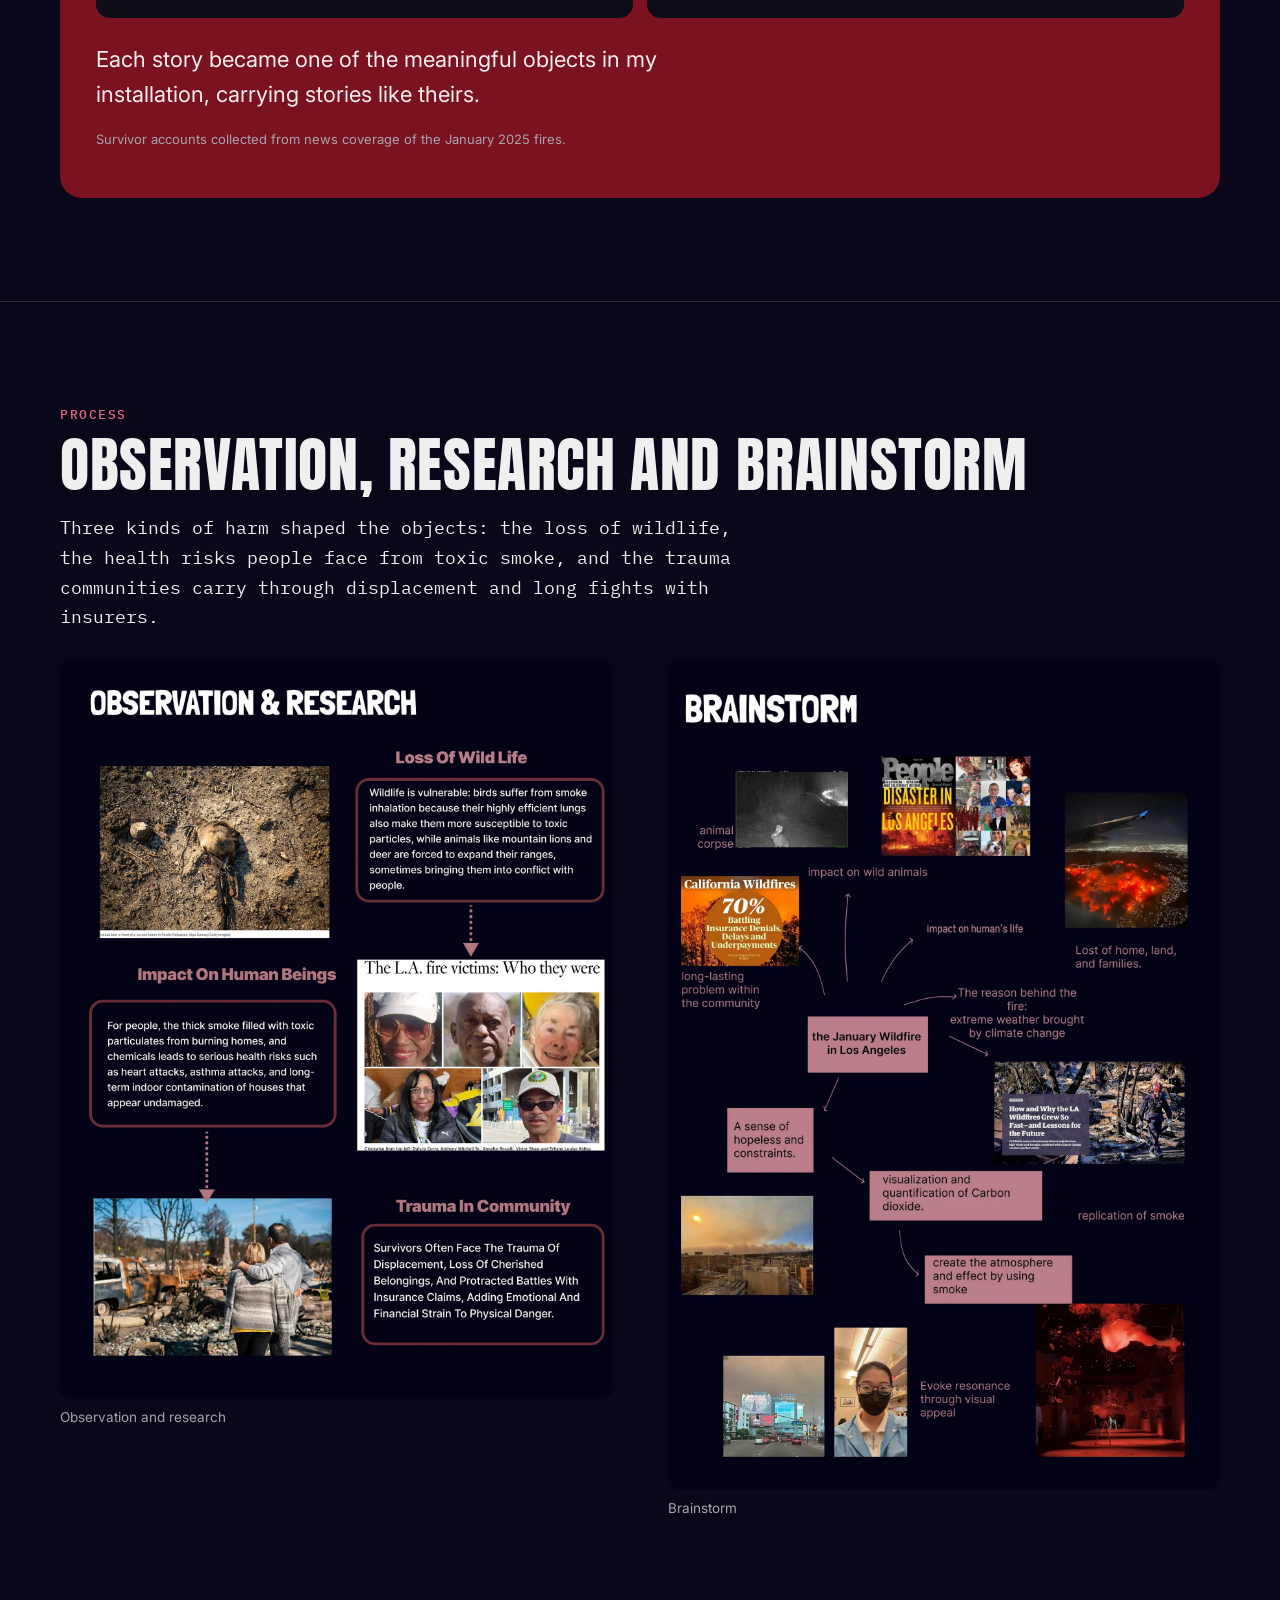
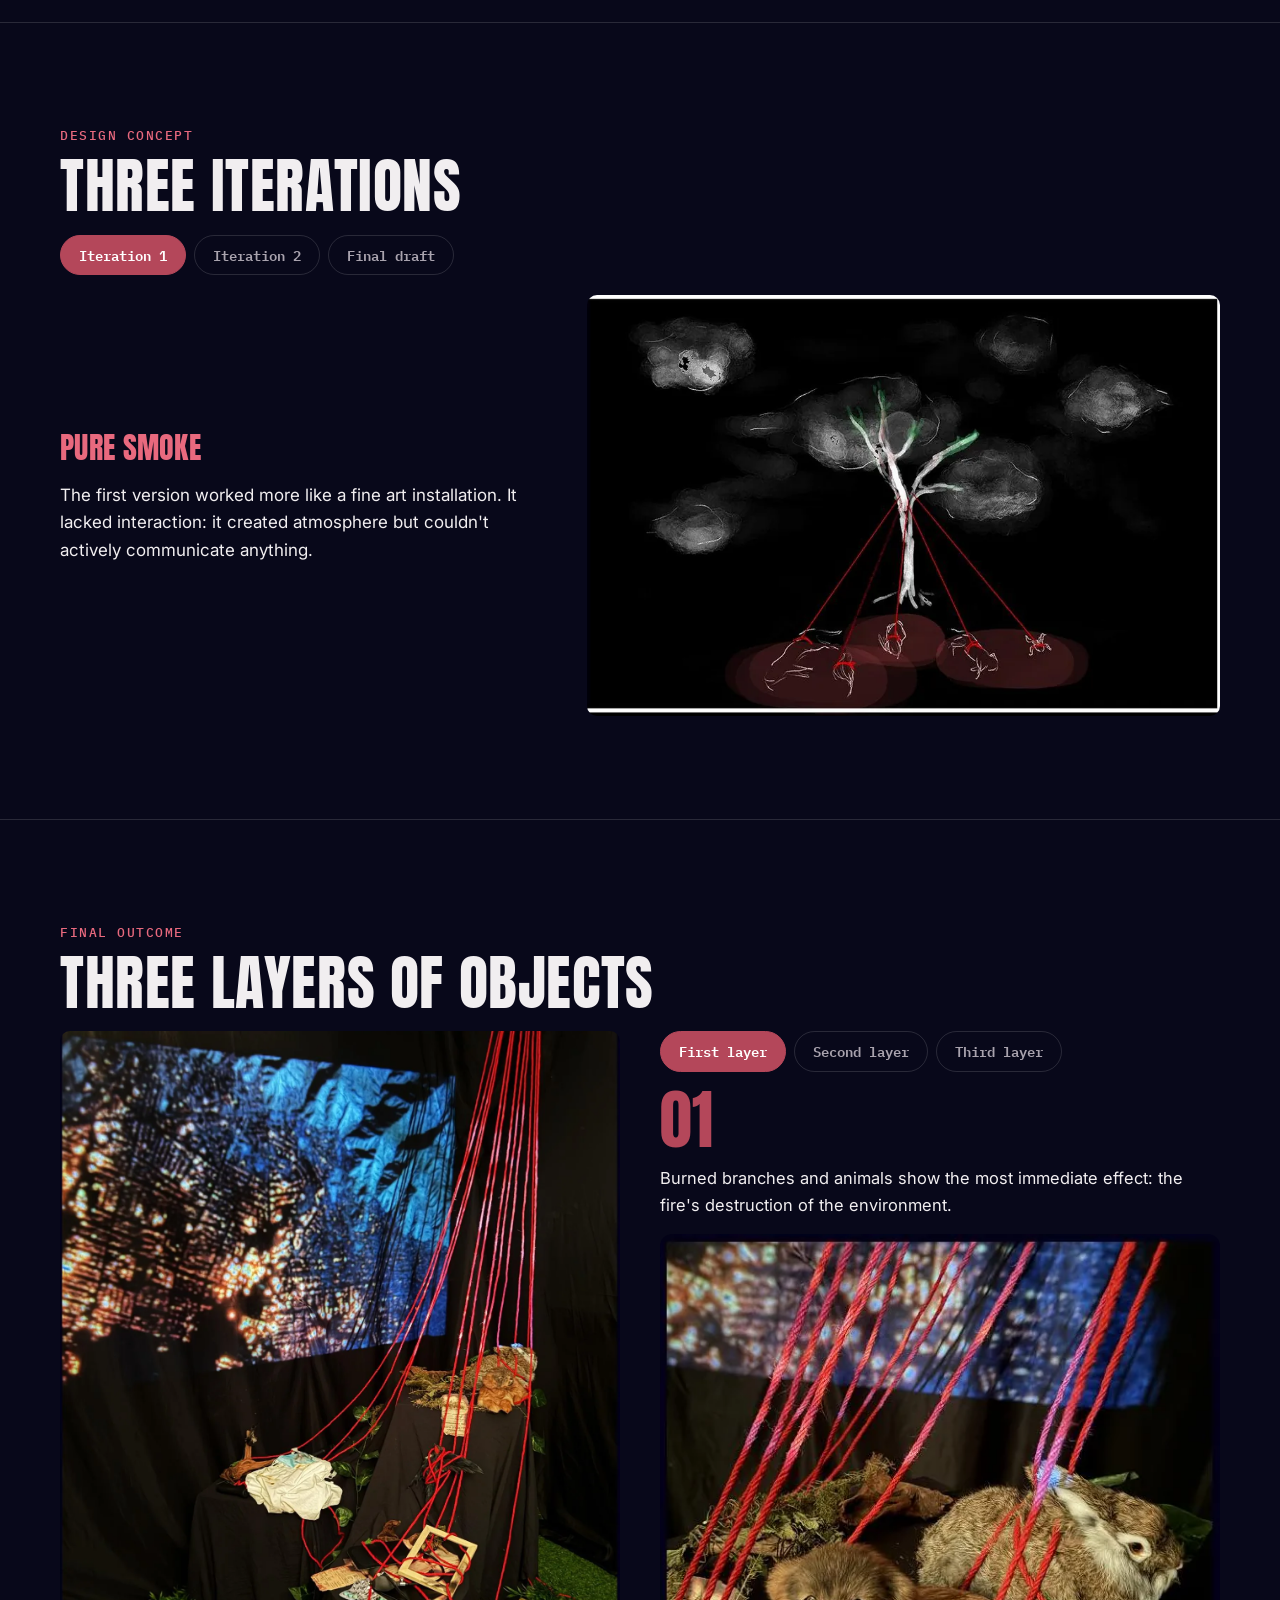
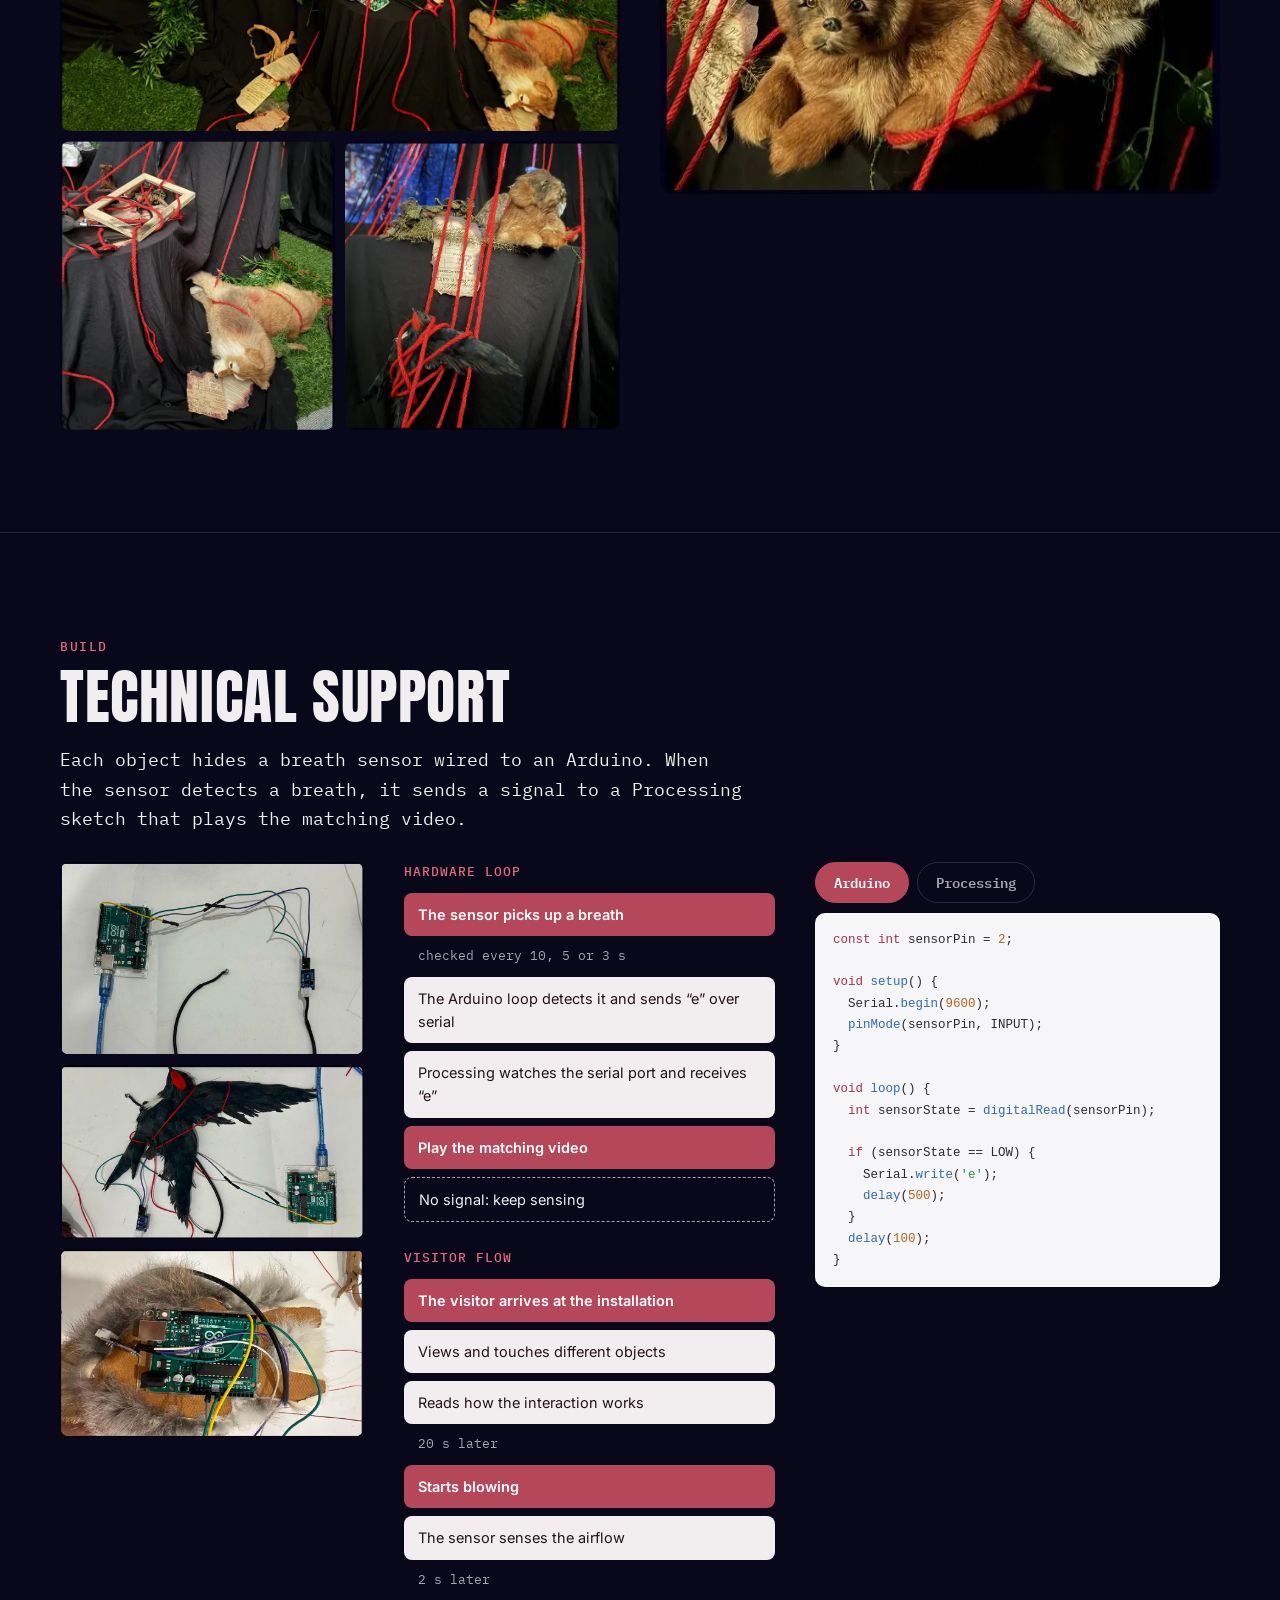
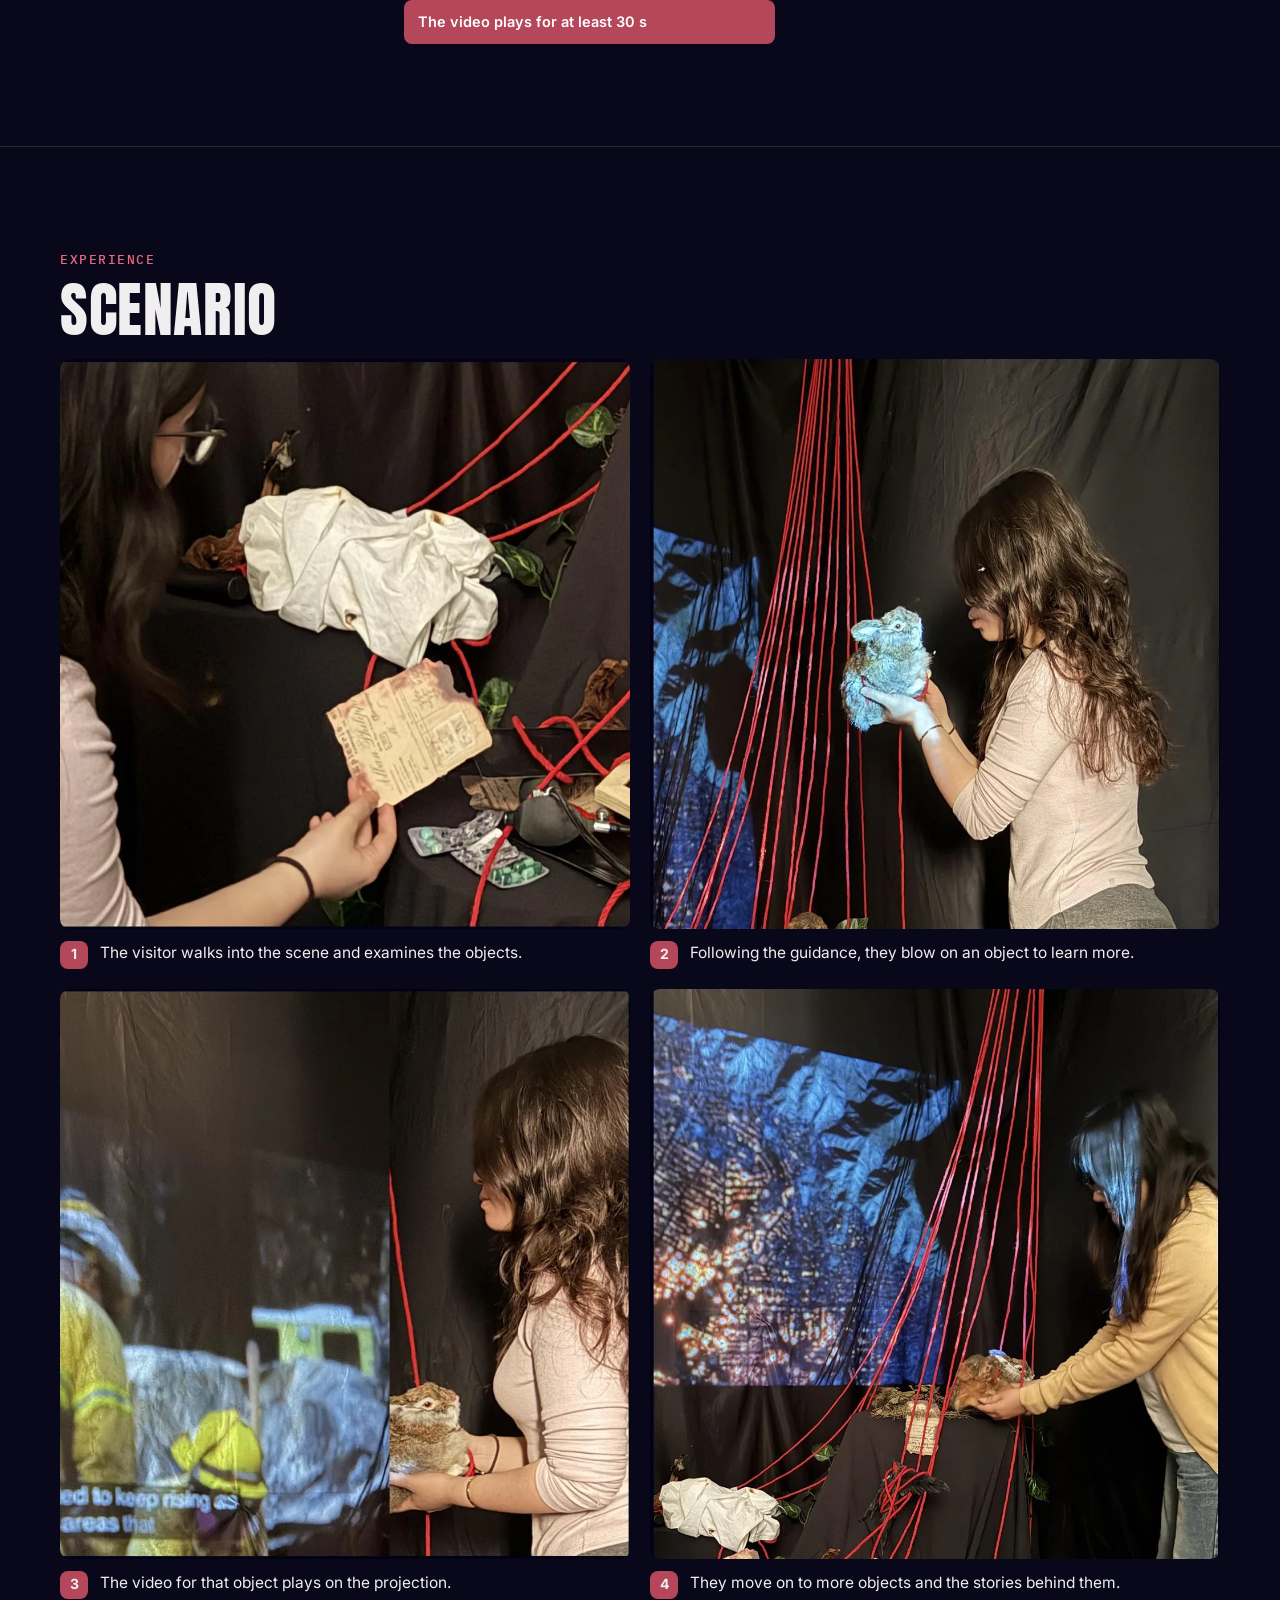
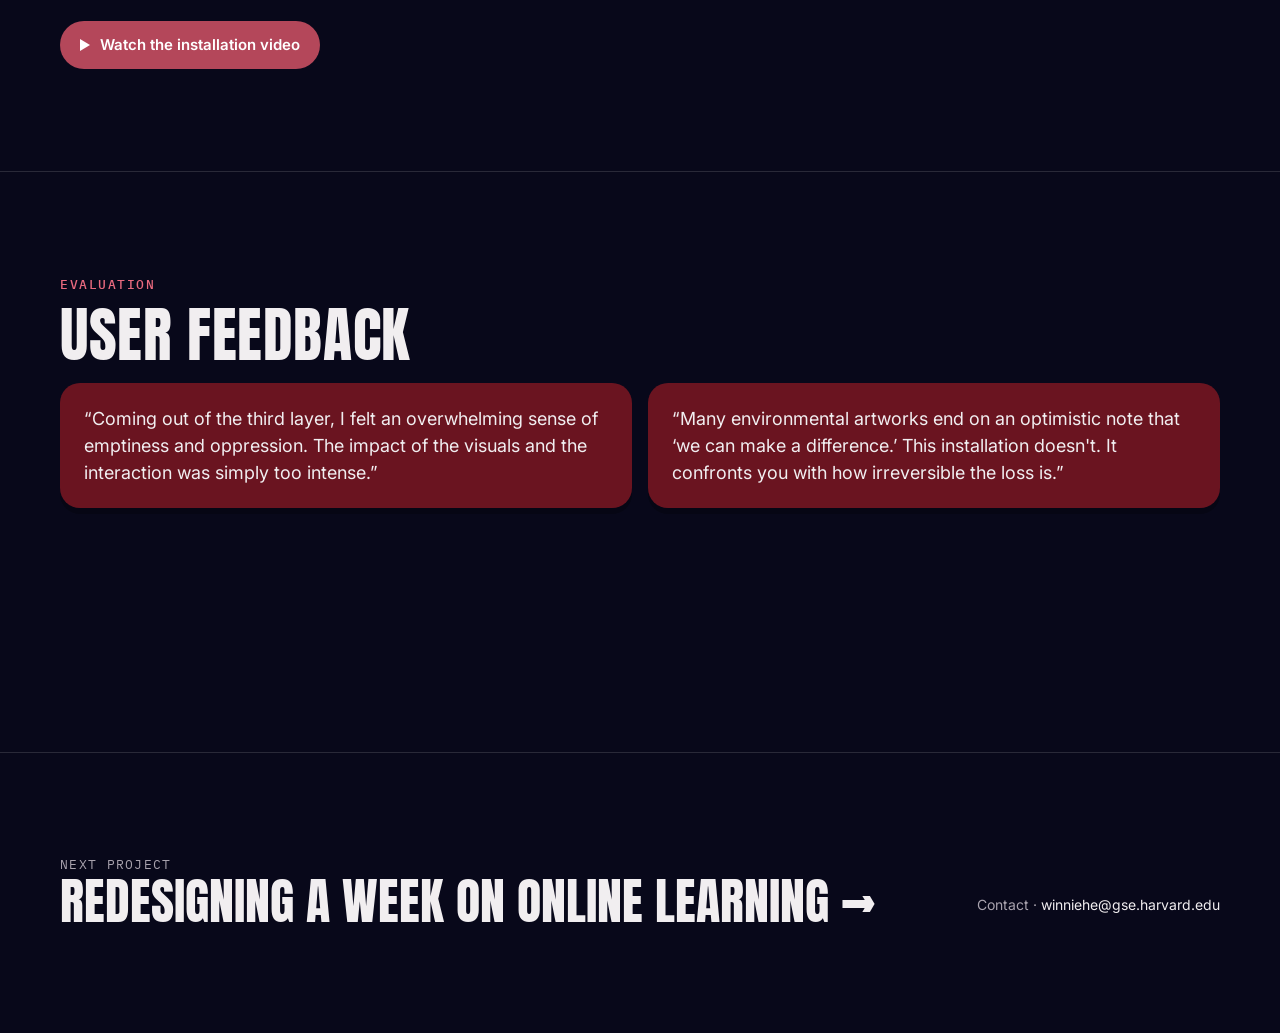
<file: ash.html>
<!doctype html>
<html lang="en">
<head>
<meta charset="utf-8">
<meta name="viewport" content="width=device-width, initial-scale=1, viewport-fit=cover">
<title>The Ash of a Breath · Winnie He</title>
<meta name="claude:viewport-fit-sides" content="cover">
<meta name="description" content="The Ash of a Breath: an interactive installation on the January 2025 Los Angeles wildfires, where visitors' breath brings survivors' stories back. By Winnie He.">
<link rel="preconnect" href="https://fonts.googleapis.com">
<link rel="preconnect" href="https://fonts.gstatic.com" crossorigin>
<link rel="stylesheet" href="https://fonts.googleapis.com/css2?family=Anton&family=IBM+Plex+Mono:wght@400;500&family=Inter:wght@400;500;600;700&display=swap">
<link rel="stylesheet" href="project.css">
<style>
/* The Ash of a Breath: committed dark look from the installation — night navy, smoke grey, ember rose and cord red. */
:root {
  color-scheme: dark;
  --bg: #08081A;
  --bg-2: #12121F;
  --fg: #F1EEF0;
  --muted: #A9A3AE;
  --line: rgba(241, 238, 240, .14);
  --card: #1F1F28;
  --card-fg: #F1EEF0;
  --rose: #B4475A;
  --ember: #E8697E;
  --cord: #7A1220;
  --accent: #E8697E;
  --on-accent: #1A0408;
  --display: "Anton", "Impact", "Arial Narrow", sans-serif;
  --display-weight: 400;
  --display-case: uppercase;
  --display-track: .01em;
  --body: "Inter", "Helvetica Neue", Arial, sans-serif;
  --mono: "IBM Plex Mono", ui-monospace, Menlo, monospace;
  --radius: 14px;
}
body { background: var(--bg); color: var(--fg); }
.eyebrow { color: var(--ember); font-family: var(--mono); font-weight: 500; }
.lede { font-family: var(--mono); font-size: clamp(16px, 1.6vw, 18px); line-height: 1.65; }
.tags li { background: #6E2A3A; color: #F6D9DF; font-family: var(--mono); text-transform: none; letter-spacing: 0; font-size: 14px; }
.video-btn { display: inline-flex; align-items: center; gap: 10px; margin-top: 22px; background: var(--rose); color: #fff; text-decoration: none; padding: 12px 20px; border-radius: 99px; font-weight: 600; font-size: 15px; }
.video-btn:hover { background: var(--ember); color: var(--on-accent); }
.video-btn::before { content: ""; width: 0; height: 0; border-left: 10px solid currentColor; border-top: 6px solid transparent; border-bottom: 6px solid transparent; }
.intro { display: grid; grid-template-columns: 1fr; gap: 24px 56px; margin-top: 36px; }
@media (min-width: 920px) { .intro { grid-template-columns: 1.4fr 1fr; } }

/* background */
.hl { color: var(--ember); }
.photos2 { display: grid; grid-template-columns: 1fr 1.75fr; gap: 12px; margin: 20px 0; }
.photos2 img { height: 100%; object-fit: cover; aspect-ratio: auto; }
.counters { display: grid; grid-template-columns: repeat(3, minmax(0, 1fr)); gap: 12px; margin: 26px 0 8px; }
.counter { border: 1.5px solid var(--rose); border-radius: 12px; padding: 16px; }
.counter b { display: block; font-family: var(--display); font-weight: 400; font-size: clamp(30px, 4vw, 46px); line-height: 1; color: var(--fg); }
.counter span { font-size: 14px; color: var(--muted); }
.counter b span { font-size: inherit; color: inherit; }
@media (max-width: 560px) { .counters { grid-template-columns: 1fr; } }
.co2 { width: 100%; height: auto; overflow: visible; }
.co2 .grid { stroke: rgba(241,238,240,.12); }
.co2 .line { fill: none; stroke: var(--ember); stroke-width: 3; }
.co2 .area { fill: url(#co2fill); }
.co2 text { fill: var(--muted); font-family: var(--mono); font-size: 13px; }
.co2 .val { fill: var(--fg); font-weight: 500; text-anchor: middle; font-size: 14px; }
.co2 .dot { fill: var(--bg); stroke: var(--ember); stroke-width: 2.5; }

/* voices */
.voices { columns: 1; column-gap: 16px; }
@media (min-width: 640px) { .voices { columns: 2; } }
@media (min-width: 1000px) { .voices { columns: 3; } }
.bubble { break-inside: avoid; background: #26262E; border: 2px solid #3A3A44; border-radius: 16px; padding: 18px 20px; margin: 0 0 16px; position: relative; }
.bubble:nth-child(3n+1) { border-color: var(--rose); }
.bubble::after { content: ""; position: absolute; left: 26px; bottom: -12px; border: 12px solid transparent; border-top-color: inherit; border-bottom: 0; }
.bubble b { display: block; font-size: 14.5px; margin-bottom: 6px; }
.bubble p { margin: 0; font-size: 15.5px; line-height: 1.5; color: #DCD7DD; }
.js .voices .bubble.reveal { transform: translateY(18px) scale(.96); }
.js .voices .bubble.reveal.in { transform: none; }

/* survivors */
.story { display: grid; grid-template-columns: 1fr; gap: 28px 48px; }
@media (min-width: 920px) { .story { grid-template-columns: 1fr 1.3fr; align-items: start; } }
.pull { font-family: Georgia, "Times New Roman", serif; font-weight: 700; font-size: clamp(26px, 3.2vw, 40px); line-height: 1.15; margin: 0; }
.who { margin-top: 14px; font-family: var(--mono); font-size: 13.5px; color: var(--muted); }
.sbub { background: var(--rose); color: #fff; border-radius: 18px; padding: 18px 22px; font-size: 16px; line-height: 1.5; position: relative; margin: 0 0 18px 18px; }
.sbub::before { content: ""; position: absolute; left: -14px; bottom: 16px; border: 14px solid transparent; border-right-color: var(--rose); border-left: 0; }
.their { background: var(--cord); border-radius: 22px; padding: clamp(20px, 3vw, 36px); margin-top: 48px; }
.their-grid { display: grid; grid-template-columns: 1fr; gap: 14px; margin-top: 18px; }
@media (min-width: 760px) { .their-grid { grid-template-columns: 1fr 1fr; } }
.their .face.front { background: #0D0D18; color: var(--fg); min-height: 170px; }
.their .face.back { background: #F4E9EC; color: #2A0A12; font-size: 15px; line-height: 1.5; }
.their .face.front b { font-family: var(--mono); font-weight: 500; font-size: 15px; letter-spacing: .02em; }
.their .face.front q { font-family: Georgia, serif; font-size: 24px; line-height: 1.2; font-weight: 700; quotes: "“" "”"; }
.their .closing { font-size: clamp(18px, 2vw, 22px); margin: 24px 0 0; max-width: 46ch; }
.source { font-size: 13px; color: var(--muted); margin-top: 16px; }
.btn { border: 1px solid rgba(255,255,255,.35); background: transparent; color: #fff; padding: 9px 16px; border-radius: 99px; font-size: 14px; font-weight: 600; cursor: pointer; }
.btn:hover { background: rgba(255,255,255,.1); }

/* concept tabs */
.tab-body { display: grid; grid-template-columns: 1fr; gap: 24px 40px; align-items: center; }
@media (min-width: 900px) { .tab-body { grid-template-columns: 1fr 1.3fr; } }
.tab-body h3 { color: var(--ember); }
.tabbar button { font-family: var(--mono); }
.layers .tabbar button[aria-selected="true"], .tabbar button[aria-selected="true"] { background: var(--rose); border-color: var(--rose); color: #fff; }
.outcome { display: grid; grid-template-columns: 1fr; gap: 24px 40px; }
@media (min-width: 920px) { .outcome { grid-template-columns: 1fr 1fr; } }
.outcome .main img { aspect-ratio: 4 / 5; object-fit: cover; }
.layer-panel { display: grid; grid-template-columns: 1fr; gap: 16px; }
.layer-panel img { border-radius: 12px; aspect-ratio: 1 / 1; object-fit: cover; }
.layer-panel p { margin: 0; font-size: 16.5px; }
.layer-num { font-family: var(--display); font-size: 64px; line-height: .9; color: var(--rose); }
.pair2 { display: grid; grid-template-columns: 1fr 1fr; gap: 10px; margin-top: 10px; }
.pair2 img { aspect-ratio: 1 / 1.05; object-fit: cover; }

/* tech */
.tech { display: grid; grid-template-columns: 1fr; gap: 24px 40px; }
@media (min-width: 980px) { .tech { grid-template-columns: .9fr 1.1fr 1.2fr; } }
.tech > * { min-width: 0; }
.tech-photos { display: grid; gap: 10px; align-content: start; }
.flowlist { list-style: none; padding: 0; margin: 0; display: grid; gap: 8px; }
.flowlist li { padding: 10px 14px; border-radius: 8px; font-size: 14.5px; background: #F2EEF0; color: #24131A; position: relative; }
.flowlist li.k { background: var(--rose); color: #fff; font-weight: 600; }
.flowlist li.t { background: transparent; color: var(--muted); padding: 2px 14px; font-family: var(--mono); font-size: 13px; }
.flowlist li.d { background: transparent; border: 1.5px dashed var(--muted); color: var(--fg); }
.lane h4 { font-family: var(--mono); font-weight: 500; font-size: 13px; letter-spacing: .08em; text-transform: uppercase; color: var(--ember); margin: 0 0 10px; }
.lane + .lane { margin-top: 26px; }
pre { margin: 0; background: #F6F5F7; color: #2B2B33; border-radius: 10px; padding: 16px 18px; font-family: var(--mono); font-size: 12.5px; line-height: 1.55; overflow-x: auto; }
pre .k { color: #A3324A; } pre .f { color: #2F6CB0; } pre .n { color: #B5651D; } pre .s { color: #2F8A55; }
.code-tabs .tabbar { margin-bottom: 10px; }

/* scenario */
.scen { display: grid; grid-template-columns: 1fr; gap: 20px; }
@media (min-width: 760px) { .scen { grid-template-columns: 1fr 1fr; } }
.scen figure img { aspect-ratio: 1 / 1; object-fit: cover; }
.scen figcaption { display: flex; gap: 12px; align-items: flex-start; font-size: 15.5px; color: var(--fg); margin-top: 12px; }
.scen figcaption b { flex: none; width: 28px; height: 28px; border-radius: 8px; background: var(--rose); display: grid; place-items: center; font-size: 14px; }
.fb { display: grid; grid-template-columns: 1fr; gap: 16px; }
@media (min-width: 760px) { .fb { grid-template-columns: 1fr 1fr; } }
.fb blockquote { margin: 0; background: #6A1420; border-radius: 20px; padding: 22px 24px; font-size: 18px; line-height: 1.5; box-shadow: 0 6px 0 rgba(0,0,0,.25); }

.next-proj { display: flex; justify-content: space-between; gap: 16px; flex-wrap: wrap; align-items: end; }
.next-proj a { text-decoration: none; }
.next-proj small { display: block; color: var(--muted); font-size: 13px; letter-spacing: .1em; text-transform: uppercase; font-family: var(--mono); }
.next-proj b { font-family: var(--display); font-weight: 400; text-transform: uppercase; font-size: clamp(30px, 4.4vw, 50px); line-height: 1; }
.contact { color: var(--muted); font-size: 14px; }
.contact code { font-family: inherit; color: var(--fg); user-select: all; }
</style>
</head>
<body>
<header class="topbar">
  <div class="wrap">
    <a class="home" href="index.html#home">← Winnie He</a>
    <nav aria-label="Projects">
      <a href="index.html#t127">Learning Design</a>
      <a href="tempolink.html">TempoLink</a>
      <a href="mycosphere.html">MycoSphere</a>
      <a href="ash.html" aria-current="page">The Ash of a Breath</a>
    </nav>
  </div>
</header>

<main>
<section class="hero">
  <div class="wrap">
    <button class="zoom" type="button" data-zoom="pages-ash-01.webp" data-cap="The Ash of a Breath · cover">
      <img src="pages-ash-01.webp" alt="The Ash of a Breath cover: charred objects bound with red cords beneath a projected aerial image of Los Angeles at night" width="2600" height="1839">
    </button>
    <div class="intro">
      <div>
        <p class="eyebrow">Interactive Experience Design · 2025</p>
        <p class="lede" style="margin:0">An interactive installation about wildfire loss and recovery. Visitors move among objects that stand for different stages of the fires' aftermath, and blowing on an object plays a story or video from someone who lived through it. The installation asks what small, meaningful actions we can take to support recovery and community healing.</p>
        <ul class="tags"><li>Installation design</li><li>Experience design</li></ul>
        <a class="video-btn" href="https://drive.google.com/file/d/1sUD0BKwanc-O1A4iStr3xITYuHjzBnc-/view?usp=sharing" target="_blank" rel="noopener">Watch the installation video</a>
      </div>
      <dl class="meta" style="align-self:end">
        <div><dt>Role</dt><dd>Solo project</dd></div>
        <div><dt>Year</dt><dd>2025</dd></div>
        <div><dt>Interaction</dt><dd>Breath</dd></div>
        <div><dt>Build</dt><dd>Arduino, Processing</dd></div>
      </dl>
    </div>
  </div>
</section>

<!-- BACKGROUND -->
<section class="sec" id="background">
  <div class="wrap">
    <p class="eyebrow">Background</p>
    <h2 class="h2 reveal">January 2025</h2>
    <div class="split">
      <div class="reveal">
        <p class="body-text">My project takes inspiration from the <span class="hl">California wildfires of January 2025</span>, when Los Angeles and San Diego counties faced weeks of destructive fires that displaced families, destroyed habitats and made the air unbreathable. As a UCLA student, I lived under smoke-filled skies and the unsettling quiet that followed. Friends were evacuated, and some lost their homes.</p>
        <div class="photos2">
          <button class="zoom" type="button" data-cap="The fires"><img src="p-a-fire.webp" alt="Palm trees burning at night" loading="lazy"></button>
          <button class="zoom" type="button" data-cap="Smoke seen from UCLA"><img src="p-a-smoke.webp" alt="A huge smoke plume over the city, seen from a campus building" loading="lazy"></button>
        </div>
        <p class="body-text muted" style="font-size:15px">The fires killed at least 31 people, with later estimates of up to 440 related deaths.</p>
      </div>
      <div class="reveal" style="--d:.15s">
        <div class="counters">
          <div class="counter"><b><span data-count="200000">0</span>+</b><span>people evacuated</span></div>
          <div class="counter"><b><span data-count="18000">0</span>+</b><span>homes and structures destroyed</span></div>
          <div class="counter"><b><span data-count="57529">0</span></b><span>acres burned (23,281 ha)</span></div>
        </div>
        <figure style="margin-top:20px">
          <button class="zoom" type="button" data-cap="Wildfire area comparison"><img src="p-a-area.webp" alt="Chart comparing area affected by wildfires in the US from 2017 to 2024" loading="lazy"></button>
          <figcaption>Wildfire area comparison, 2017–2024</figcaption>
        </figure>
      </div>
    </div>
    <div class="split" style="margin-top:48px">
      <div class="reveal">
        <h3 class="h3" style="color:var(--ember)">Reasons behind</h3>
        <p class="body-text">California's wildfires are growing more frequent and intense because of <strong>climate change, land management practices and urban development</strong>. Rising temperatures, long droughts and shifting rainfall have dried out the landscape, so even a small spark can start a huge fire. Climate change alone is linked to about a quarter of the extreme fuel dryness in recent fires, making them larger and more intense than they would otherwise have been.</p>
      </div>
      <figure class="reveal" style="--d:.15s">
        <svg class="co2" viewBox="0 0 600 240" role="img" aria-label="Carbon dioxide concentration rising: 400 ppm in 2014 to 2015, 415.9 in 2021, 427 in 2023 to 2024, 429.6 in 2025">
          <defs><linearGradient id="co2fill" x1="0" x2="0" y1="0" y2="1"><stop offset="0" stop-color="#E8697E" stop-opacity=".35"/><stop offset="1" stop-color="#E8697E" stop-opacity="0"/></linearGradient></defs>
          <line class="grid" x1="30" y1="40" x2="590" y2="40"/><line class="grid" x1="30" y1="115" x2="590" y2="115"/><line class="grid" x1="30" y1="190" x2="590" y2="190"/>
          <path class="area pop" style="--i:6" d="M60 168 L260 100 L430 52 L540 40 L540 190 L60 190 Z"/>
          <path class="line draw" d="M60 168 L260 100 L430 52 L540 40"/>
          <g class="pop" style="--i:0"><circle class="dot" cx="60" cy="168" r="6"/><text class="val" x="60" y="152">400 ppm</text></g>
          <g class="pop" style="--i:2"><circle class="dot" cx="260" cy="100" r="6"/><text class="val" x="260" y="84">415.9</text></g>
          <g class="pop" style="--i:4"><circle class="dot" cx="430" cy="52" r="6"/><text class="val" x="430" y="36">427</text></g>
          <g class="pop" style="--i:5"><circle class="dot" cx="540" cy="40" r="6"/><text class="val" x="540" y="24">429.6</text></g>
          <text x="60" y="214" text-anchor="middle">2014–15</text><text x="260" y="214" text-anchor="middle">2021</text><text x="430" y="214" text-anchor="middle">2023–24</text><text x="540" y="214" text-anchor="middle">2025</text>
        </svg>
        <figcaption>Atmospheric CO₂ concentration over the past decade</figcaption>
      </figure>
    </div>
  </div>
</section>

<!-- VOICES -->
<section class="sec" id="voices">
  <div class="wrap">
    <p class="eyebrow">Research</p>
    <h2 class="h2 reveal">Online voices</h2>
    <div class="voices">
      <div class="bubble reveal" style="--d:0s"><b>@Halleberry</b><p>This is from my hood. Look at the sky. That is smoke, not clouds, from a fire that has consumed over 2,900 acres and remains uncontained.</p></div>
      <div class="bubble reveal" style="--d:.08s"><b>@DoggoMaestro</b><p>It got out of control very quickly and is now just ridiculous… hope all the best for the animals in the fire.</p></div>
      <div class="bubble reveal" style="--d:.16s"><b>@Snow</b><p>Returning to school in Cali in a few days, terrified for my friends and peers struggling through this right now.</p></div>
      <div class="bubble reveal" style="--d:.24s"><b>@SaraXVlong</b><p>This is heartbreaking. The scale of devastation is unimaginable, and my heart goes out to everyone affected.</p></div>
      <div class="bubble reveal" style="--d:.32s"><b>@Suzi Hixon</b><p>Great. Just as the Santa Ana winds are kicking in. Ugh!</p></div>
      <div class="bubble reveal" style="--d:.4s"><p>So grateful to the firefighters and teams risking their lives to put down the fires. Praying for everyone to be safe and for the winds to die down soon.</p></div>
      <div class="bubble reveal" style="--d:.48s"><b>@Moon</b><p>Oh, home insurance companies will run away from California for sure, because they can't afford to pay for all the homes burned.</p></div>
      <div class="bubble reveal" style="--d:.56s"><b>@David Wolf</b><p>First a tornado happened in Cali. Then a massive snowstorm with ice and tornadoes. A wildfire and potentially another major snowstorm. 2025 isn't messing around…</p></div>
    </div>
    <p class="body-text reveal" style="margin-top:12px">People's reflections centered on a new appreciation for essentials over possessions, a renewed sense of community and the importance of government response, and deep loss, fear and grief among those directly affected. They also pointed to the need for better disaster preparedness, and to the role of climate change and poor planning in how bad the fires became.</p>
  </div>
</section>

<!-- SURVIVORS -->
<section class="sec" id="survivors">
  <div class="wrap">
    <p class="eyebrow">Research</p>
    <h2 class="h2 reveal">Interviews from the survivors</h2>
    <div class="story">
      <div class="reveal">
        <p class="pull">“When they came back they told me I needed to identify Rory. I was just numb.”</p>
        <p class="who">Shelley Sykes, 62, Malibu</p>
      </div>
      <div>
        <p class="sbub reveal">He always said, “It isn't what happens to you in life that counts. It's what you do about it.” When it was announced that they wanted us to evacuate, Rory's feet swelled up with the heat and he said, “Leave me.”</p>
        <p class="sbub reveal">I saw cinders on Rory's cottage roof. I said to him, “If it gets hot or you feel uncomfortable, just sit in the shower.” I've tiled it; I've made a special-needs shower. Then I raced to get help. There were firefighters about half a mile away.</p>
        <p class="sbub reveal">But they said they had no water, so I said, “Please, you've got to go break down the door and take him out,” and I gave them directions to the property. When they came back they told me I needed to identify Rory. I was just numb.</p>
      </div>
    </div>
    <div class="story" style="margin-top:36px">
      <div class="reveal"><p class="who" style="margin-top:0">Katherine Turman, 61, Pasadena</p></div>
      <p class="sbub reveal" style="background:#3A3A44">My immediate blocks were all miraculously spared by the fire; my house was fine. Friends and I are now feeling survivor's guilt, but we'll channel that empathy into action to help our community wherever possible in the coming days, weeks, months and, I'm sure, unbelievably, years.</p>
    </div>

    <div class="their reveal">
      <div style="display:flex;justify-content:space-between;align-items:center;gap:12px;flex-wrap:wrap">
        <h3 class="h3" style="margin:0;text-transform:none;font-family:var(--body);font-weight:700">Their story</h3>
        <button class="btn" type="button" data-flip-all="their" data-label-on="Read all stories" data-label-off="Hide stories">Read all stories</button>
      </div>
      <div class="their-grid" id="their">
        <button class="flip" type="button" aria-pressed="false"><span class="flip-inner"><span class="face front"><b>Heather McAlpine, 33 · Altadena</b><q>Get everyone out</q><span class="flip-cue">Read story ↻</span></span><span class="face back">I popped my head up a few times to get air. Then I decided just to run. I grabbed the dog from the outdoor patio, shoved him in my truck, and I just gunned it out of there. And that was it.</span></span></button>
        <button class="flip" type="button" aria-pressed="false"><span class="flip-inner"><span class="face front"><b>Isaac Baeza, 49 · Altadena</b><q>A firefighter fought to keep his own home</q><span class="flip-cue">Read story ↻</span></span><span class="face back">I'm a fire captain, and I was just praying to God: “Please let my house be standing. Haven't I done enough? Haven't I saved enough houses to earn some credits to have my house standing?”</span></span></button>
        <button class="flip" type="button" aria-pressed="false"><span class="flip-inner"><span class="face front"><b>Monique Marez, 43 · Pacific Palisades</b><q>The entire mountain was on fire</q><span class="flip-cue">Read story ↻</span></span><span class="face back">But when I got down to the bottom of my hill, this cop was telling everybody to get out of their cars because the fire had come. If I would've had my car, I would've made it up to my house to get my animals, and I didn't. We have lost everything.</span></span></button>
        <button class="flip" type="button" aria-pressed="false"><span class="flip-inner"><span class="face front"><b>Jacob Deutsch, 29 · Beverly Hills</b><q>He helped rescue dozens of animals</q><span class="flip-cue">Read story ↻</span></span><span class="face back">I figured, let me drive around and see what I can do. People started waving me down, and the look on their face — they had no idea what they should do or where they should go with their animals. I've saved maybe 95 animals.</span></span></button>
      </div>
      <p class="closing">Each story became one of the meaningful objects in my installation, carrying stories like theirs.</p>
      <p class="source">Survivor accounts collected from news coverage of the January 2025 fires.</p>
    </div>
  </div>
</section>

<!-- RESEARCH & BRAINSTORM -->
<section class="sec" id="research">
  <div class="wrap">
    <p class="eyebrow">Process</p>
    <h2 class="h2 reveal">Observation, research and brainstorm</h2>
    <p class="lede reveal">Three kinds of harm shaped the objects: the loss of wildlife, the health risks people face from toxic smoke, and the trauma communities carry through displacement and long fights with insurers.</p>
    <div class="split">
      <figure class="reveal"><button class="zoom" type="button" data-cap="Observation and research"><img src="p-a-research.webp" alt="Observation and research: loss of wildlife, impact on human beings, trauma in community" loading="lazy"></button><figcaption>Observation and research</figcaption></figure>
      <figure class="reveal" style="--d:.15s"><button class="zoom" type="button" data-cap="Brainstorm"><img src="p-a-brainstorm.webp" alt="Brainstorm map around the January wildfire in Los Angeles" loading="lazy"></button><figcaption>Brainstorm</figcaption></figure>
    </div>
  </div>
</section>

<!-- CONCEPT -->
<section class="sec" id="concept">
  <div class="wrap">
    <p class="eyebrow">Design concept</p>
    <h2 class="h2 reveal">Three iterations</h2>
    <div class="reveal" data-tabs>
      <div class="tabbar" role="tablist" aria-label="Iteration">
        <button type="button" role="tab" aria-selected="true">Iteration 1</button>
        <button type="button" role="tab" aria-selected="false" tabindex="-1">Iteration 2</button>
        <button type="button" role="tab" aria-selected="false" tabindex="-1">Final draft</button>
      </div>
      <div role="tabpanel" class="panel"><div class="tab-body"><div><h3 class="h3">Pure smoke</h3><p class="body-text">The first version worked more like a fine art installation. It lacked interaction: it created atmosphere but couldn't actively communicate anything.</p></div><button class="zoom" type="button" data-cap="Iteration 1"><img src="p-a-it1.webp" alt="Sketch of a burned tree surrounded by smoke clouds" loading="lazy"></button></div></div>
      <div role="tabpanel" class="panel" hidden><div class="tab-body"><div><h3 class="h3">From disaster to reflection</h3><p class="body-text">Smoke could be too triggering for some viewers. Instead of emphasizing the disaster itself, the installation should focus on reflection, inviting the audience to think about recovery, resilience, and how to prevent such tragedies in the future.</p></div><button class="zoom" type="button" data-cap="Iteration 2"><img src="p-a-it2.webp" alt="Sketch of objects hanging from cords beneath smoke" loading="lazy"></button></div></div>
      <div role="tabpanel" class="panel" hidden><div class="tab-body"><div><h3 class="h3">Breath as the interaction</h3><p class="body-text">The installation unfolds in layers, from immediate destruction to long-term recovery. Visitors pick up story-linked objects and blow on them to trigger short videos. The act stands for both how little one person can do to stop a disaster and the meaningful action still possible afterward, inviting reflection on loss, remembrance and collective recovery.</p></div><button class="zoom" type="button" data-cap="Final draft"><img src="p-a-final.webp" alt="Three-step storyboard: a visitor walks in, blows on an object, and a video plays" loading="lazy"></button></div></div>
    </div>
  </div>
</section>

<!-- OUTCOME -->
<section class="sec" id="outcome">
  <div class="wrap">
    <p class="eyebrow">Final outcome</p>
    <h2 class="h2 reveal">Three layers of objects</h2>
    <div class="outcome">
      <div class="reveal from-left">
        <button class="zoom main" type="button" data-cap="Final installation"><img src="p-a-out-main.webp" alt="The finished installation under a projected aerial city image" loading="lazy"></button>
        <div class="pair2">
          <button class="zoom" type="button" data-cap="Detail"><img src="p-a-out-2.webp" alt="A charred fox and a frame bound in red cord" loading="lazy"></button>
          <button class="zoom" type="button" data-cap="Detail"><img src="p-a-out-3.webp" alt="A charred rabbit among red cords" loading="lazy"></button>
        </div>
      </div>
      <div class="reveal from-right layers" data-tabs>
        <div class="tabbar" role="tablist" aria-label="Layer">
          <button type="button" role="tab" aria-selected="true">First layer</button>
          <button type="button" role="tab" aria-selected="false" tabindex="-1">Second layer</button>
          <button type="button" role="tab" aria-selected="false" tabindex="-1">Third layer</button>
        </div>
        <div role="tabpanel" class="panel"><div class="layer-panel"><span class="layer-num">01</span><p>Burned branches and animals show the most immediate effect: the fire's destruction of the environment.</p><button class="zoom" type="button" data-cap="First layer"><img src="p-a-l1.webp" alt="Charred animals and branches" loading="lazy"></button></div></div>
        <div role="tabpanel" class="panel" hidden><div class="layer-panel"><span class="layer-num">02</span><p>Medical and personal items stand for the long-term effects on people's lives. A mask, a cane and burned clothes carry the lasting damage of survival.</p><button class="zoom" type="button" data-cap="Second layer"><img src="p-a-l2.webp" alt="A mask and burned clothes" loading="lazy"></button></div></div>
        <div role="tabpanel" class="panel" hidden><div class="layer-panel"><span class="layer-num">03</span><p>Pills, photo frames and burned letters: fragments of psychological pain that call for remembrance and rebuilding.</p><button class="zoom" type="button" data-cap="Third layer"><img src="p-a-l3.webp" alt="Pills, a photo frame and burned letters" loading="lazy"></button></div></div>
      </div>
    </div>
  </div>
</section>

<!-- TECH -->
<section class="sec" id="tech">
  <div class="wrap">
    <p class="eyebrow">Build</p>
    <h2 class="h2 reveal">Technical support</h2>
    <p class="lede reveal">Each object hides a breath sensor wired to an Arduino. When the sensor detects a breath, it sends a signal to a Processing sketch that plays the matching video.</p>
    <div class="tech">
      <div class="tech-photos reveal">
        <button class="zoom" type="button" data-cap="Arduino and breath sensor"><img src="p-a-tech-1.webp" alt="Arduino board wired to a breath sensor" loading="lazy"></button>
        <button class="zoom" type="button" data-cap="Sensor inside the bird"><img src="p-a-tech-2.webp" alt="Arduino and sensor attached to a charred bird" loading="lazy"></button>
        <button class="zoom" type="button" data-cap="Sensor inside the rabbit"><img src="p-a-tech-3.webp" alt="Arduino inside the rabbit's body" loading="lazy"></button>
      </div>
      <div class="reveal" style="--d:.12s">
        <div class="lane">
          <h4>Hardware loop</h4>
          <ol class="flowlist">
            <li class="k">The sensor picks up a breath</li>
            <li class="t">checked every 10, 5 or 3 s</li>
            <li>The Arduino loop detects it and sends “e” over serial</li>
            <li>Processing watches the serial port and receives “e”</li>
            <li class="k">Play the matching video</li>
            <li class="d">No signal: keep sensing</li>
          </ol>
        </div>
        <div class="lane">
          <h4>Visitor flow</h4>
          <ol class="flowlist">
            <li class="k">The visitor arrives at the installation</li>
            <li>Views and touches different objects</li>
            <li>Reads how the interaction works</li>
            <li class="t">20 s later</li>
            <li class="k">Starts blowing</li>
            <li>The sensor senses the airflow</li>
            <li class="t">2 s later</li>
            <li class="k">The video plays for at least 30 s</li>
          </ol>
        </div>
      </div>
      <div class="reveal code-tabs" style="--d:.24s" data-tabs>
        <div class="tabbar" role="tablist" aria-label="Code">
          <button type="button" role="tab" aria-selected="true">Arduino</button>
          <button type="button" role="tab" aria-selected="false" tabindex="-1">Processing</button>
        </div>
        <div role="tabpanel" class="panel"><pre><code><span class="k">const int</span> sensorPin = <span class="n">2</span>;

<span class="k">void</span> <span class="f">setup</span>() {
  Serial.<span class="f">begin</span>(<span class="n">9600</span>);
  <span class="f">pinMode</span>(sensorPin, INPUT);
}

<span class="k">void</span> <span class="f">loop</span>() {
  <span class="k">int</span> sensorState = <span class="f">digitalRead</span>(sensorPin);

  <span class="k">if</span> (sensorState == LOW) {
    Serial.<span class="f">write</span>(<span class="s">'e'</span>);
    <span class="f">delay</span>(<span class="n">500</span>);
  }
  <span class="f">delay</span>(<span class="n">100</span>);
}</code></pre></div>
        <div role="tabpanel" class="panel" hidden><pre><code><span class="k">import</span> processing.serial.*;
<span class="k">import</span> processing.video.*;

Serial myPort;
Movie myMovie;

<span class="k">void</span> <span class="f">setup</span>() {
  <span class="f">size</span>(<span class="n">1280</span>, <span class="n">720</span>);
  <span class="f">background</span>(<span class="n">0</span>);
  String portName = <span class="s">"COM3"</span>;
  myPort = <span class="k">new</span> Serial(<span class="k">this</span>, portName, <span class="n">9600</span>);
  myMovie = <span class="k">new</span> Movie(<span class="k">this</span>, <span class="s">"my_video.mp4"</span>);
}

<span class="k">void</span> <span class="f">draw</span>() {
  <span class="k">while</span> (myPort.<span class="f">available</span>() > <span class="n">0</span>) {
    <span class="k">char</span> inChar = myPort.<span class="f">readChar</span>();
    <span class="k">if</span> (inChar == <span class="s">'e'</span>) {
      <span class="k">if</span> (myMovie != <span class="k">null</span>) {
        myMovie.<span class="f">play</span>();
      }
    }
  }
  <span class="k">if</span> (myMovie.<span class="f">available</span>()) {
    myMovie.<span class="f">read</span>();
  }
  <span class="f">image</span>(myMovie, <span class="n">0</span>, <span class="n">0</span>, width, height);
}

<span class="k">void</span> <span class="f">movieEvent</span>(Movie m) {
  m.<span class="f">stop</span>();
}</code></pre></div>
      </div>
    </div>
  </div>
</section>

<!-- SCENARIO -->
<section class="sec" id="scenario">
  <div class="wrap">
    <p class="eyebrow">Experience</p>
    <h2 class="h2 reveal">Scenario</h2>
    <div class="scen">
      <figure class="reveal"><button class="zoom" type="button" data-cap="Step 1"><img src="p-a-sc-1.webp" alt="A visitor examining a burned letter" loading="lazy"></button><figcaption><b>1</b>The visitor walks into the scene and examines the objects.</figcaption></figure>
      <figure class="reveal" style="--d:.12s"><button class="zoom" type="button" data-cap="Step 2"><img src="p-a-sc-2.webp" alt="A visitor blowing on a charred rabbit" loading="lazy"></button><figcaption><b>2</b>Following the guidance, they blow on an object to learn more.</figcaption></figure>
      <figure class="reveal"><button class="zoom" type="button" data-cap="Step 3"><img src="p-a-sc-3.webp" alt="A video of firefighters projected beside the visitor" loading="lazy"></button><figcaption><b>3</b>The video for that object plays on the projection.</figcaption></figure>
      <figure class="reveal" style="--d:.12s"><button class="zoom" type="button" data-cap="Step 4"><img src="p-a-sc-4.webp" alt="A visitor reaching toward more objects" loading="lazy"></button><figcaption><b>4</b>They move on to more objects and the stories behind them.</figcaption></figure>
    </div>
    <a class="video-btn reveal" href="https://drive.google.com/file/d/1sUD0BKwanc-O1A4iStr3xITYuHjzBnc-/view?usp=sharing" target="_blank" rel="noopener">Watch the installation video</a>
  </div>
</section>

<!-- FEEDBACK -->
<section class="sec" id="feedback">
  <div class="wrap">
    <p class="eyebrow">Evaluation</p>
    <h2 class="h2 reveal">User feedback</h2>
    <div class="fb">
      <blockquote class="reveal">“Coming out of the third layer, I felt an overwhelming sense of emptiness and oppression. The impact of the visuals and the interaction was simply too intense.”</blockquote>
      <blockquote class="reveal" style="--d:.12s">“Many environmental artworks end on an optimistic note that ‘we can make a difference.’ This installation doesn't. It confronts you with how irreversible the loss is.”</blockquote>
      <blockquote class="reveal">“It doesn't rely on the cold, technological feel of buttons or touchscreens. It uses breathing. You're using the power within your own body to try to awaken a life that has passed away.”</blockquote>
      <blockquote class="reveal" style="--d:.12s">“When I blew on that charred rabbit and saw it come to life on the screen, my breath nearly stopped.”</blockquote>
    </div>
  </div>
</section>

<section class="sec">
  <div class="wrap next-proj">
    <a href="index.html#t127"><small>Next project</small><b>Redesigning a Week on Online Learning →</b></a>
    <p class="contact">Contact · <code id="email">winniehe@gse.harvard.edu</code></p>
  </div>
</section>
</main>
<script src="project.js"></script>
</body>
</html>
</file>
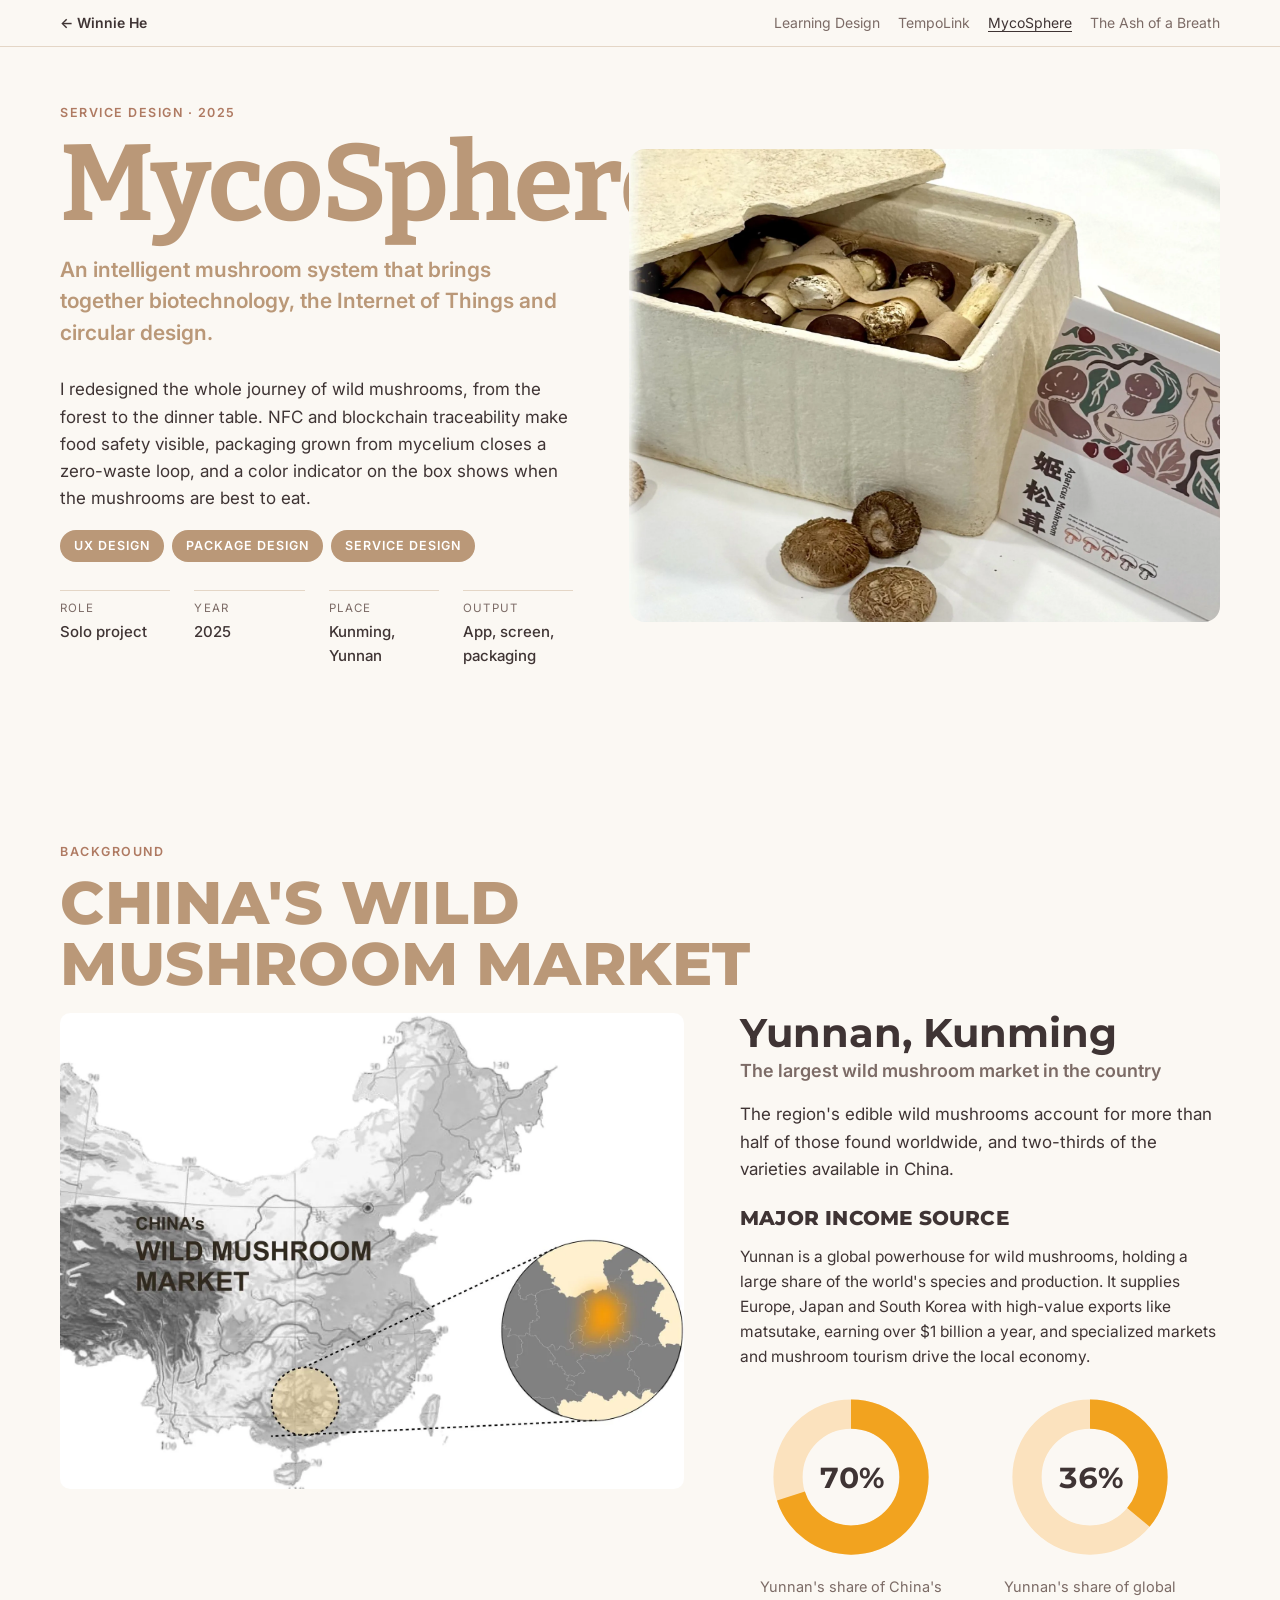
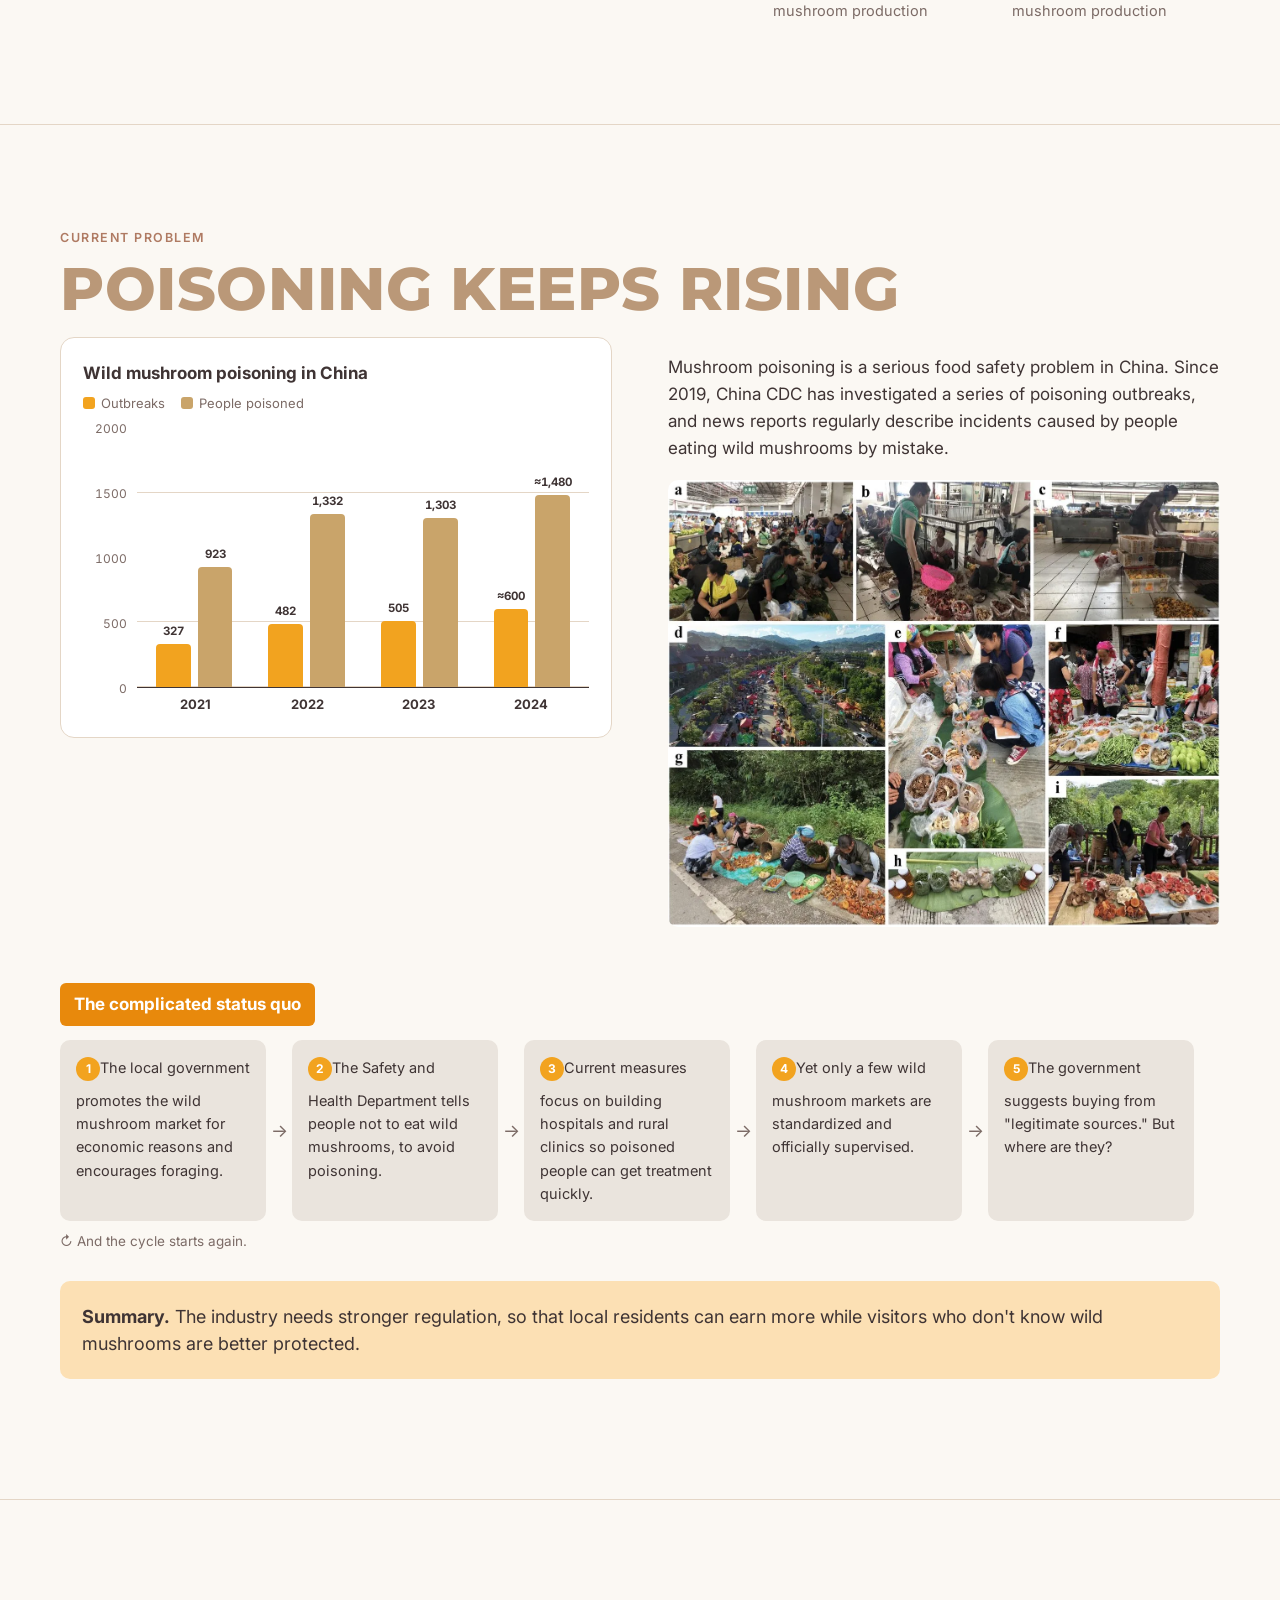
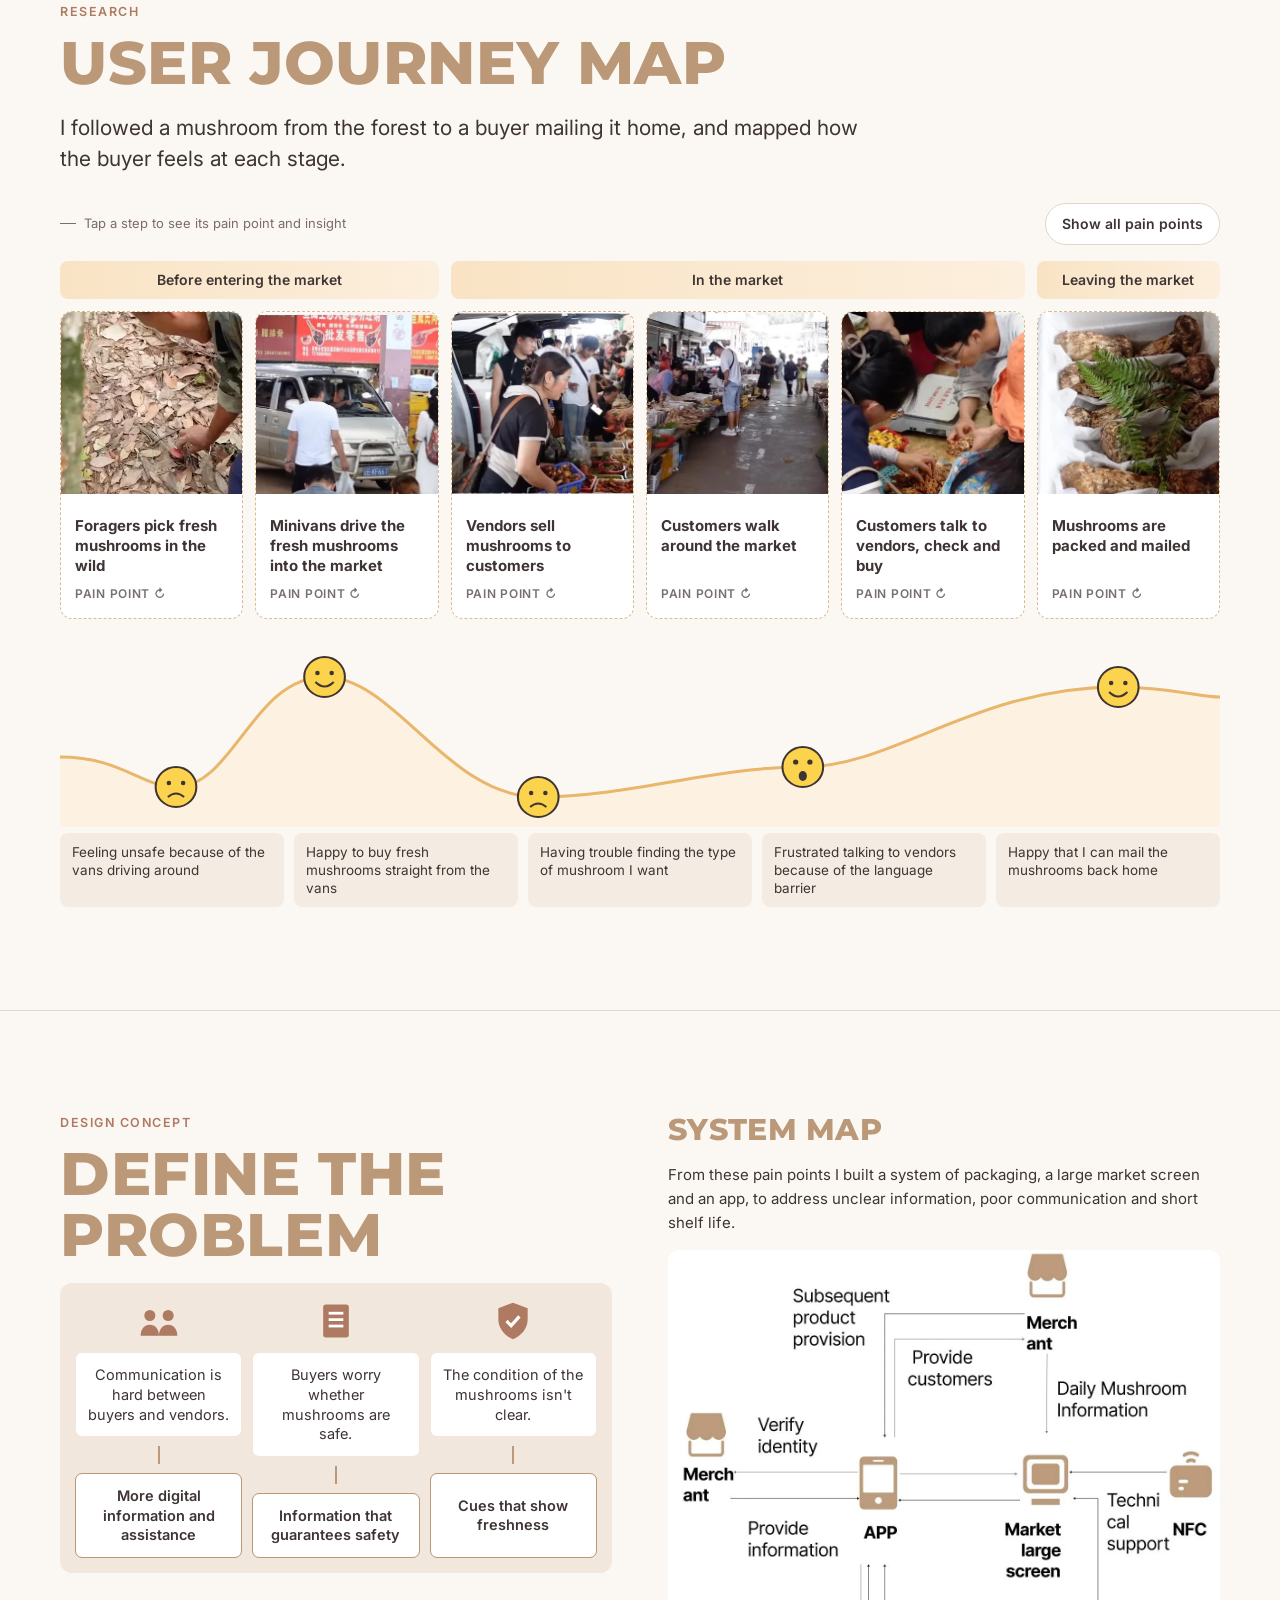
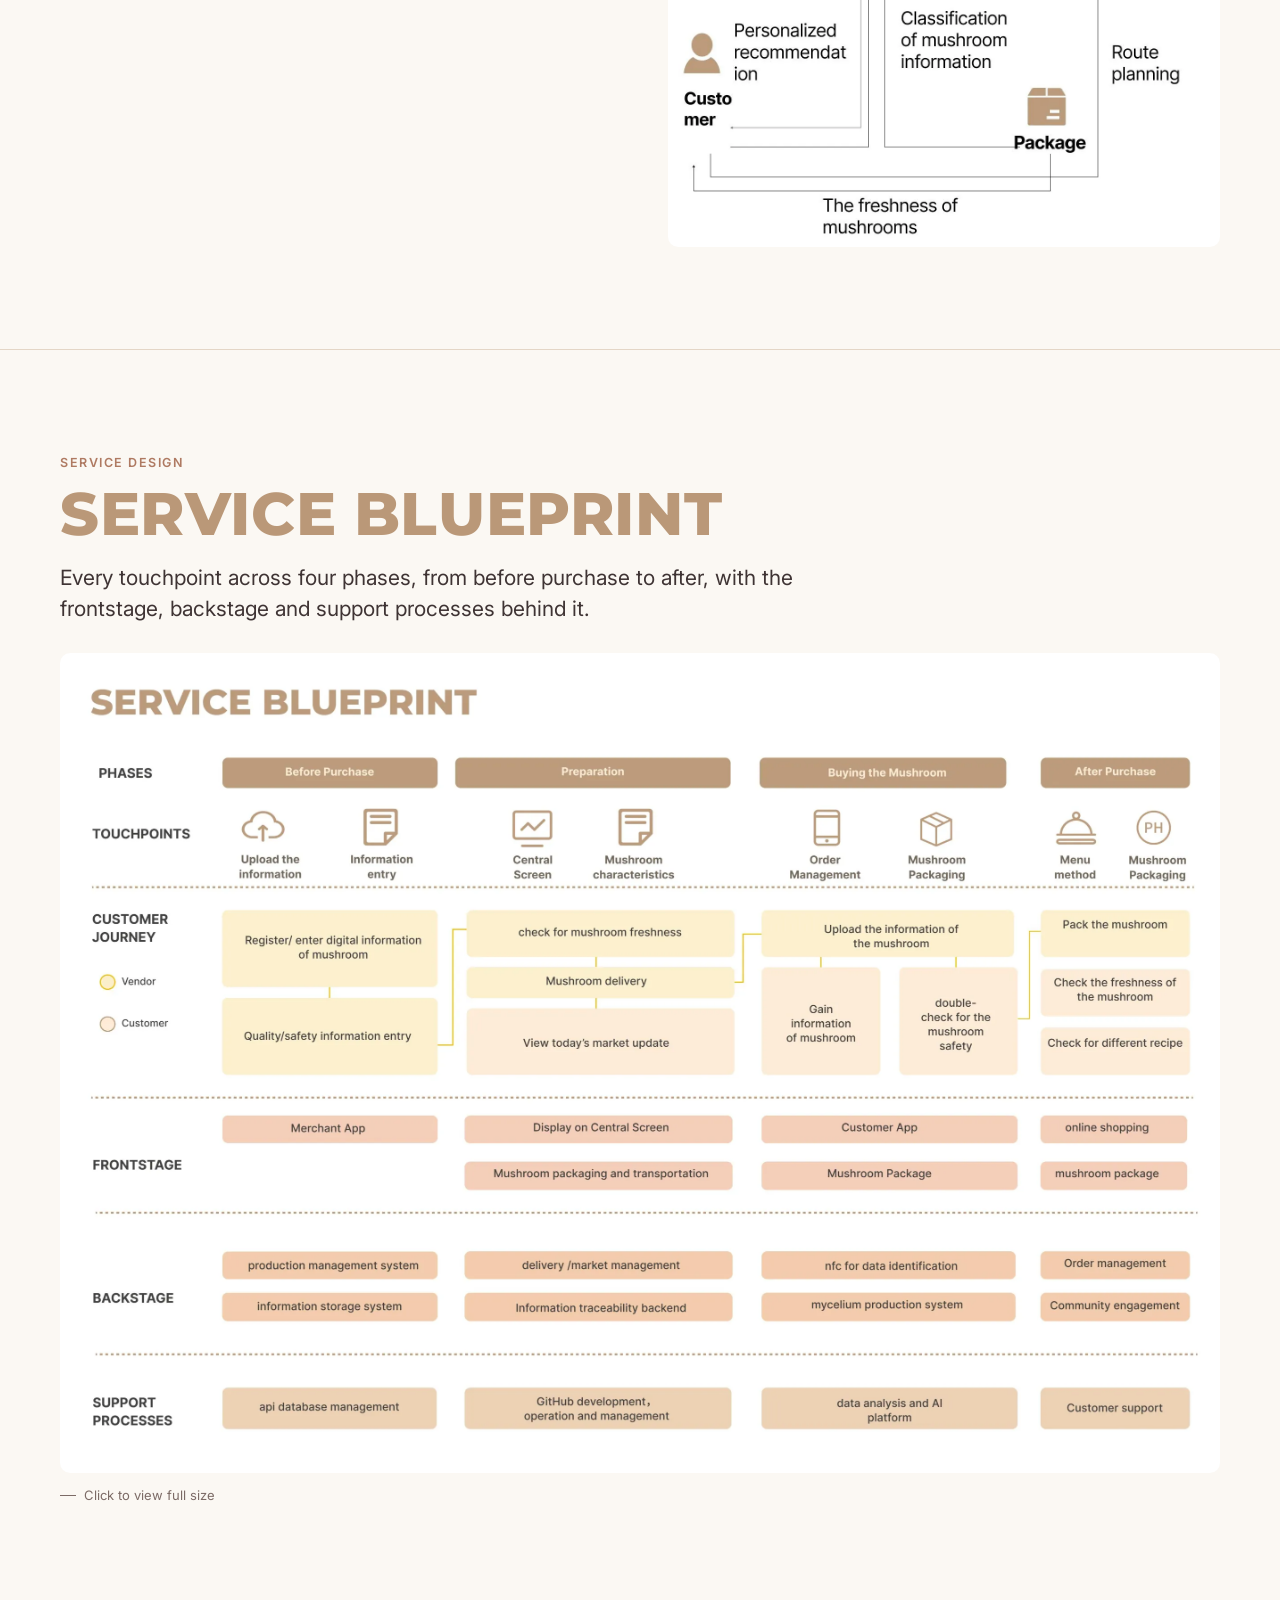
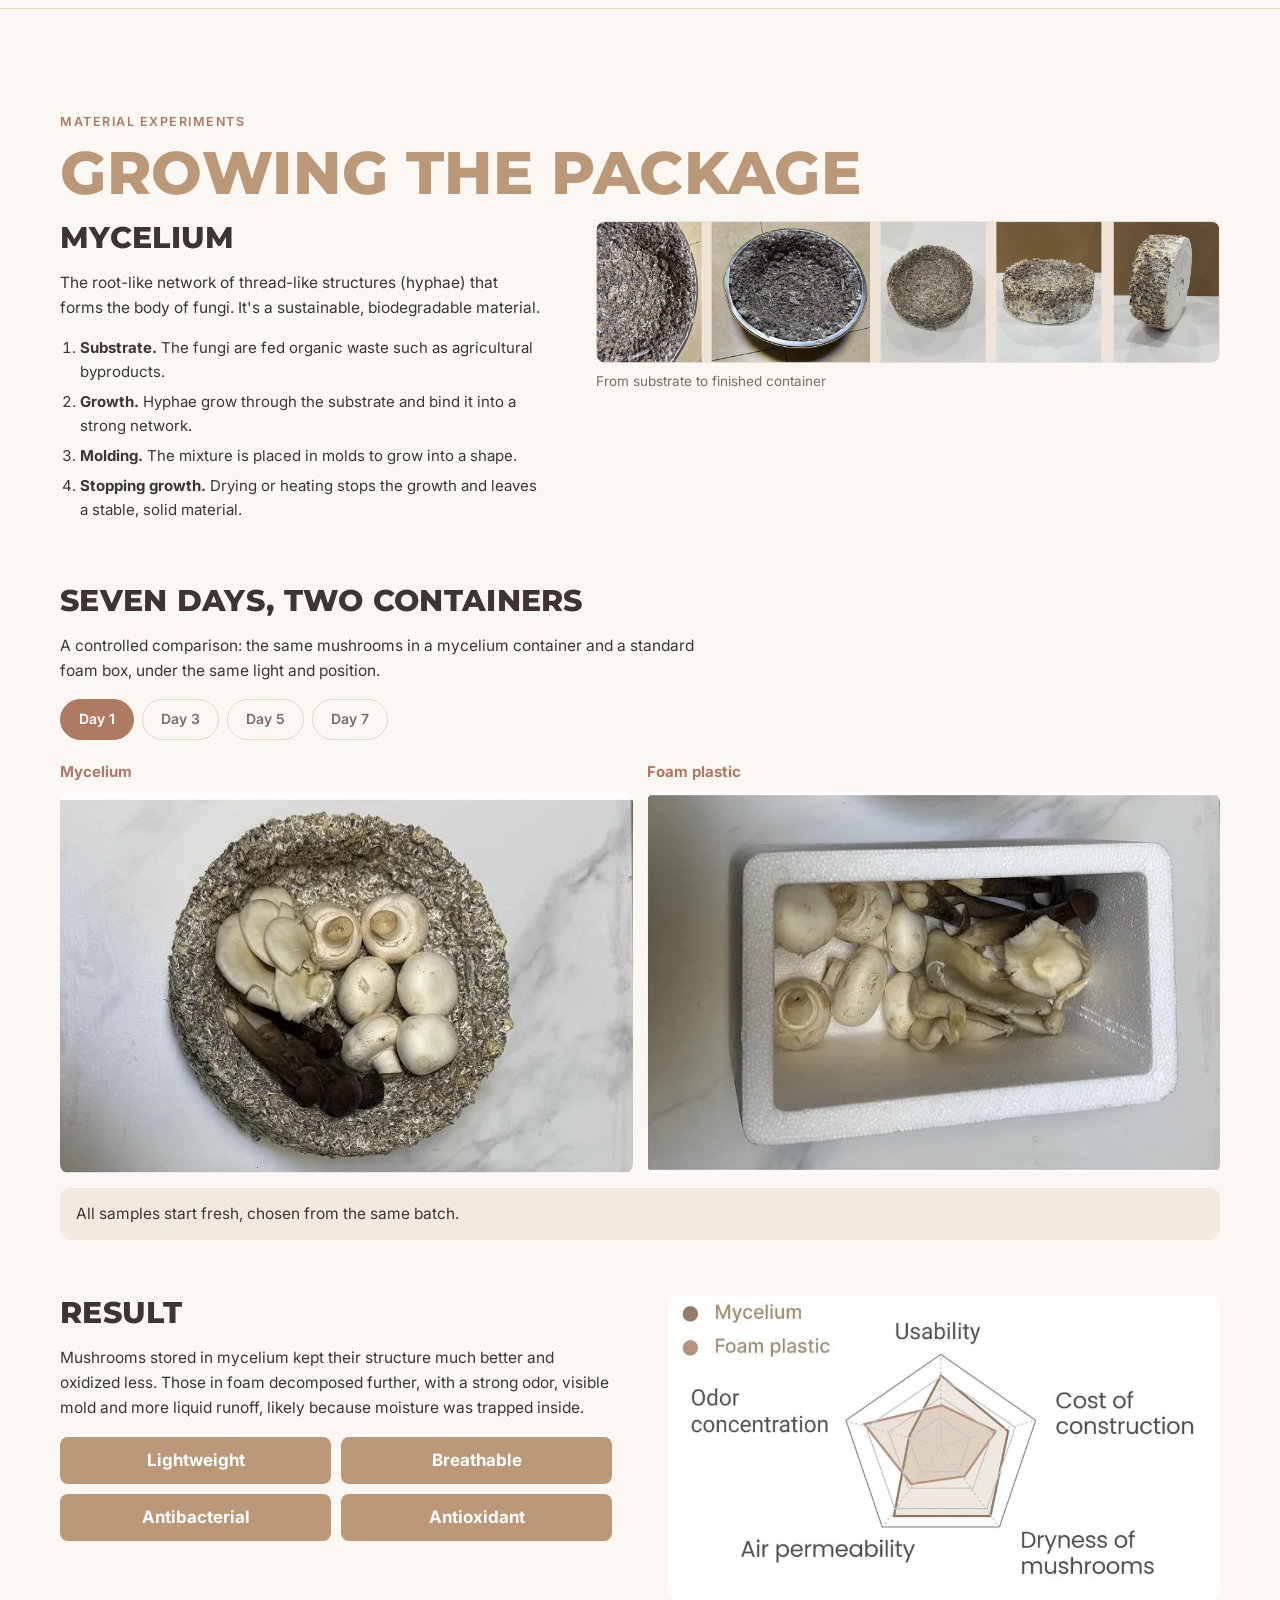
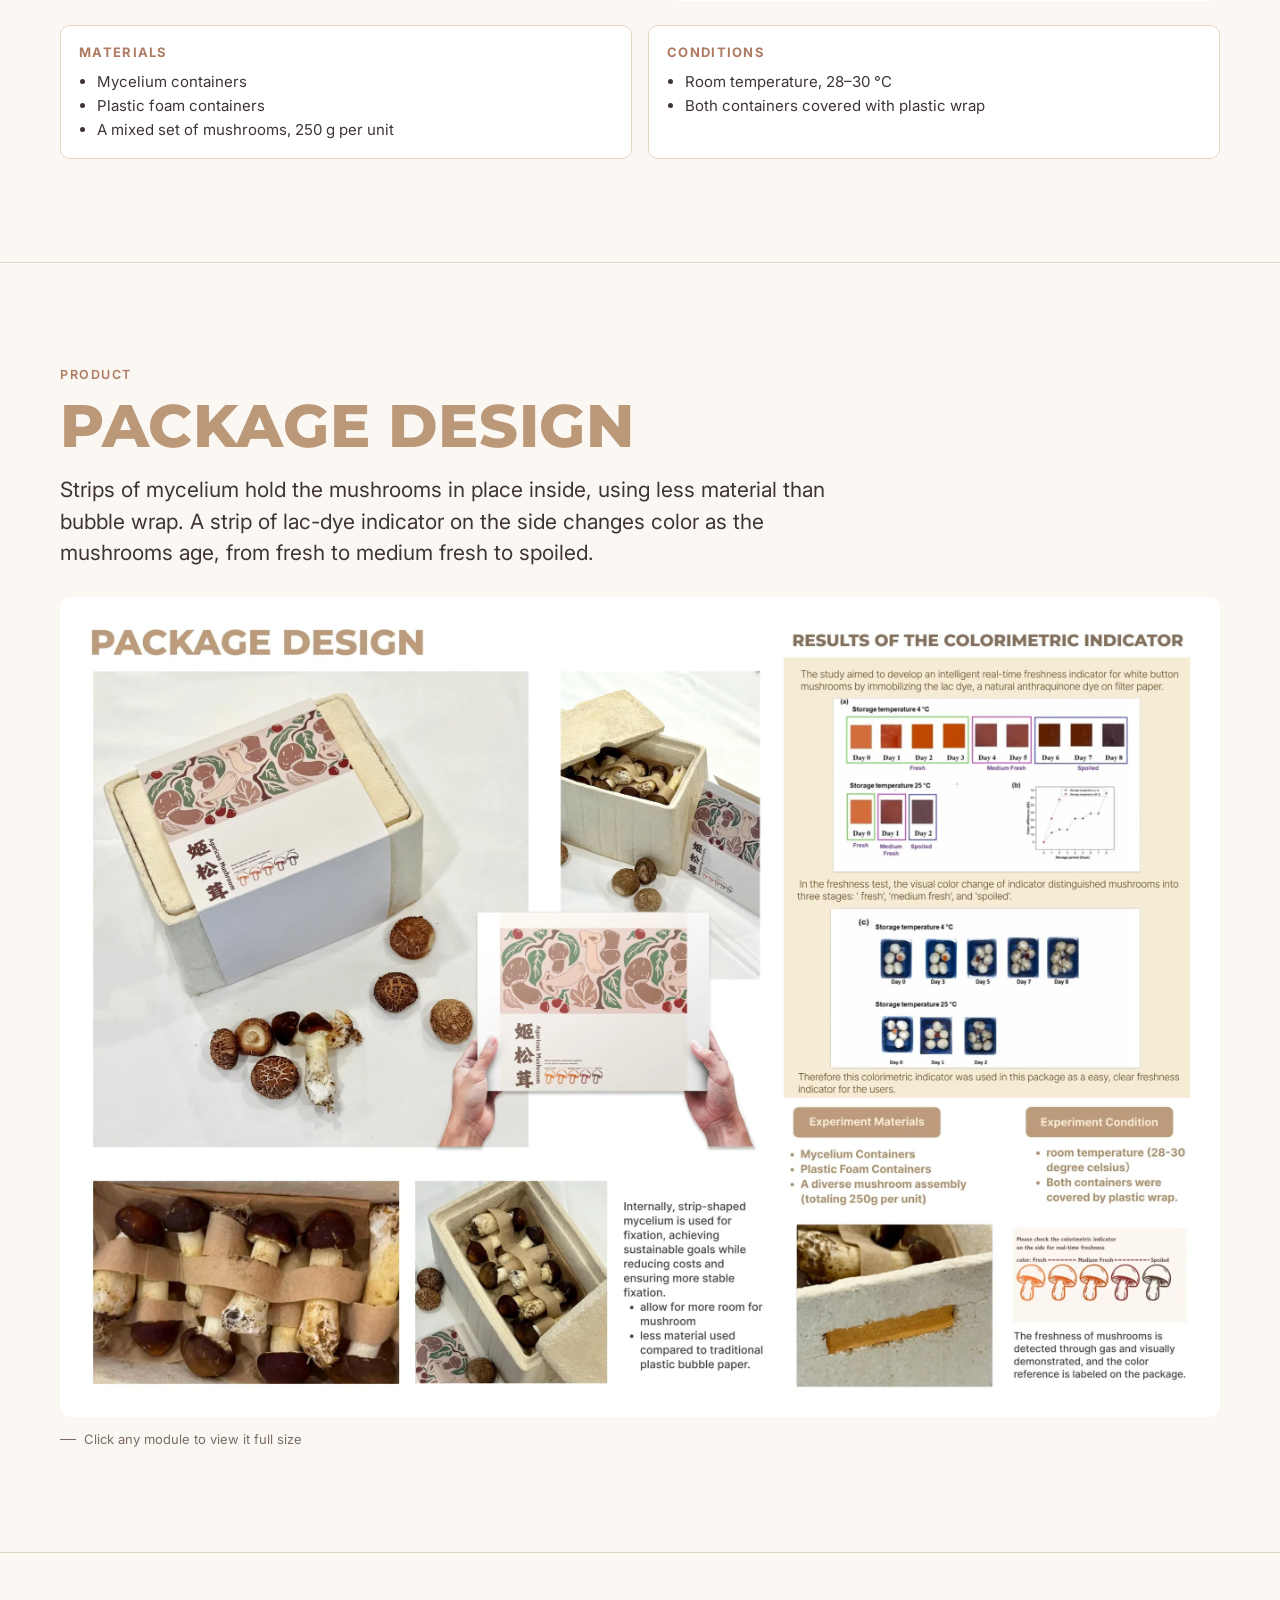
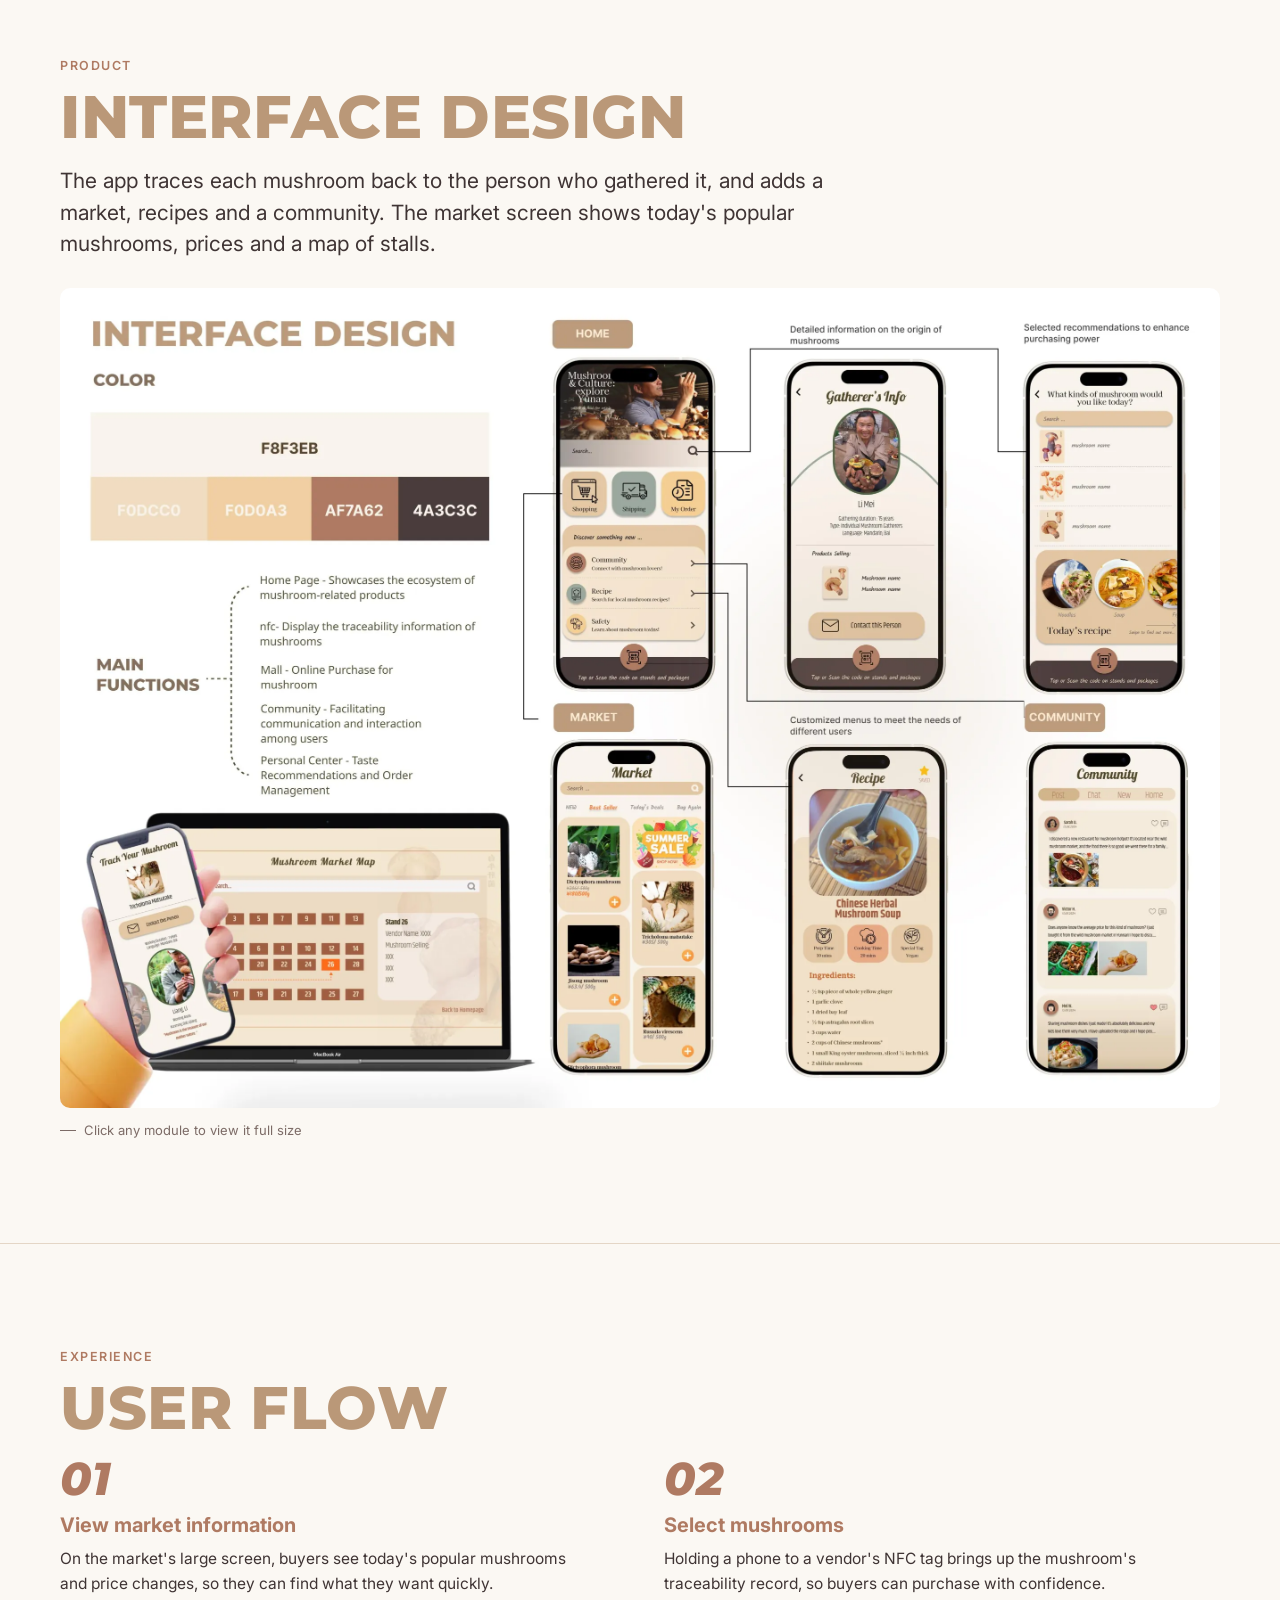
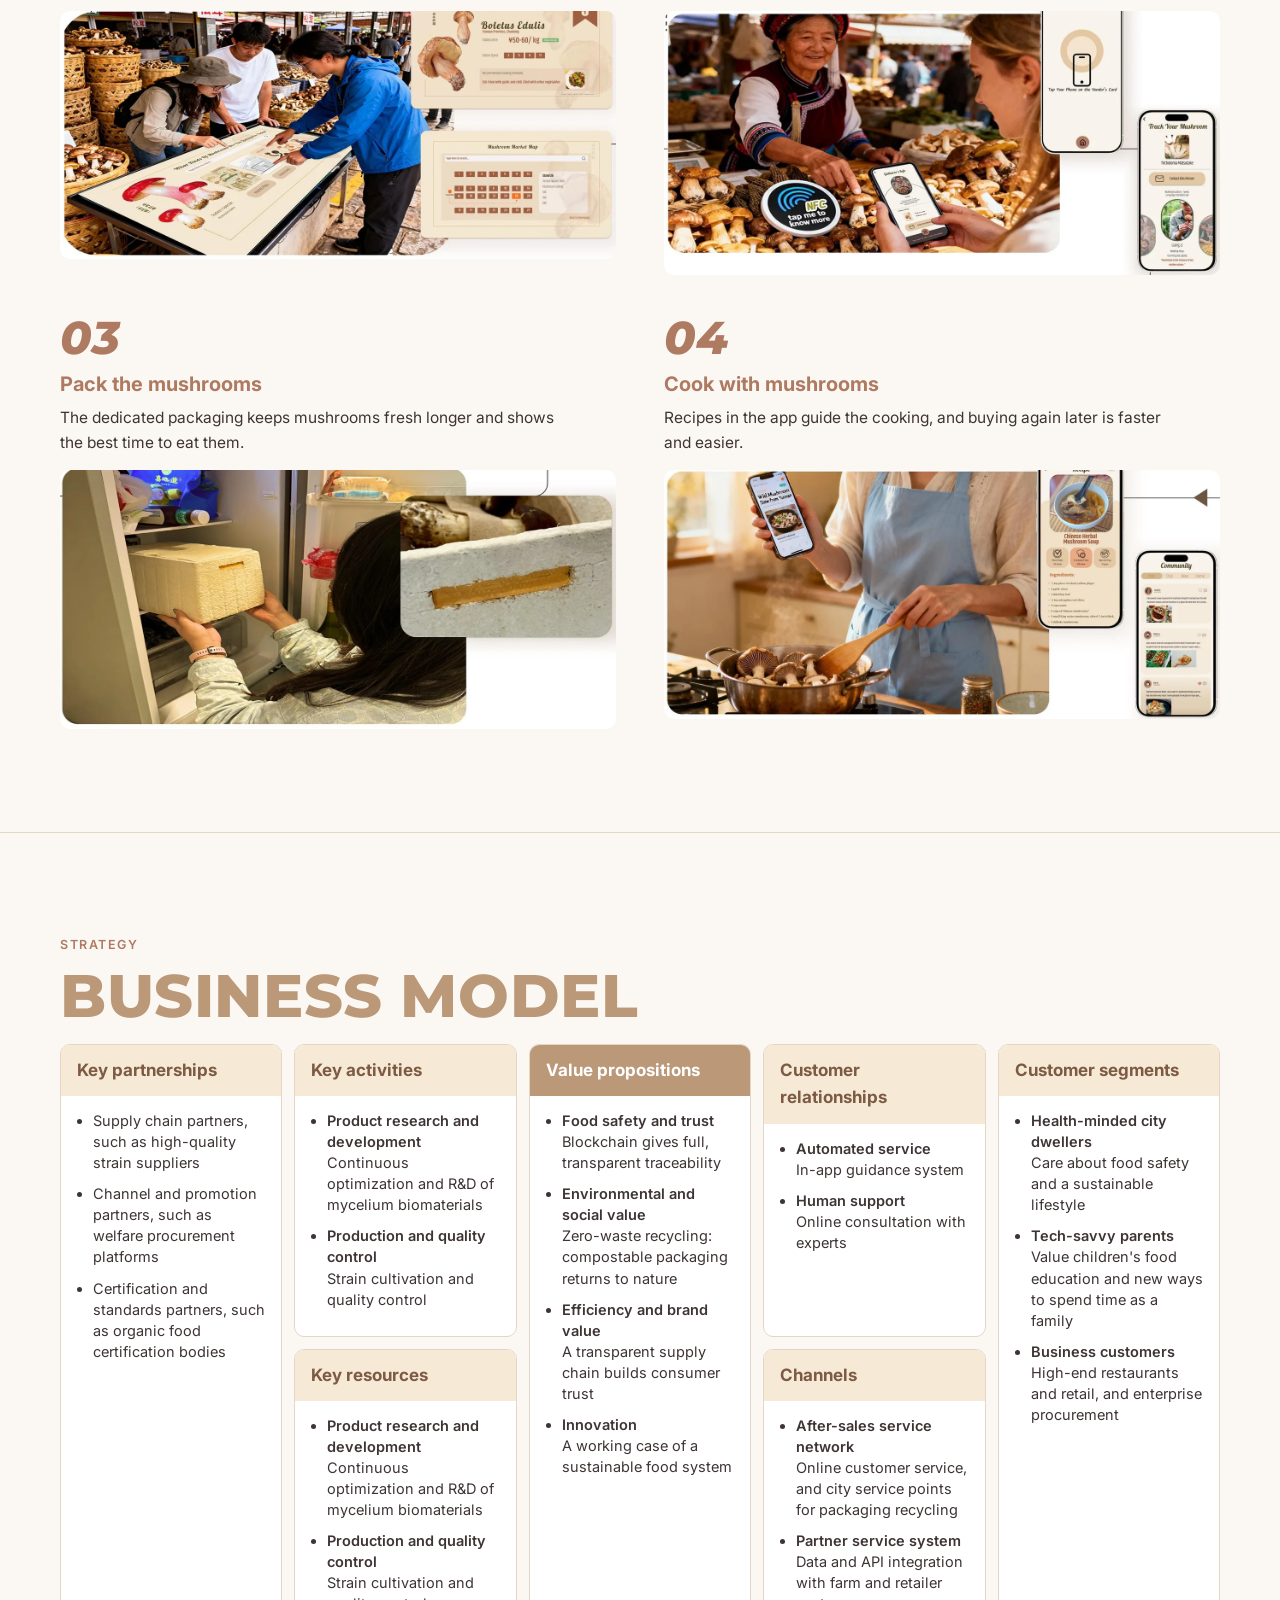
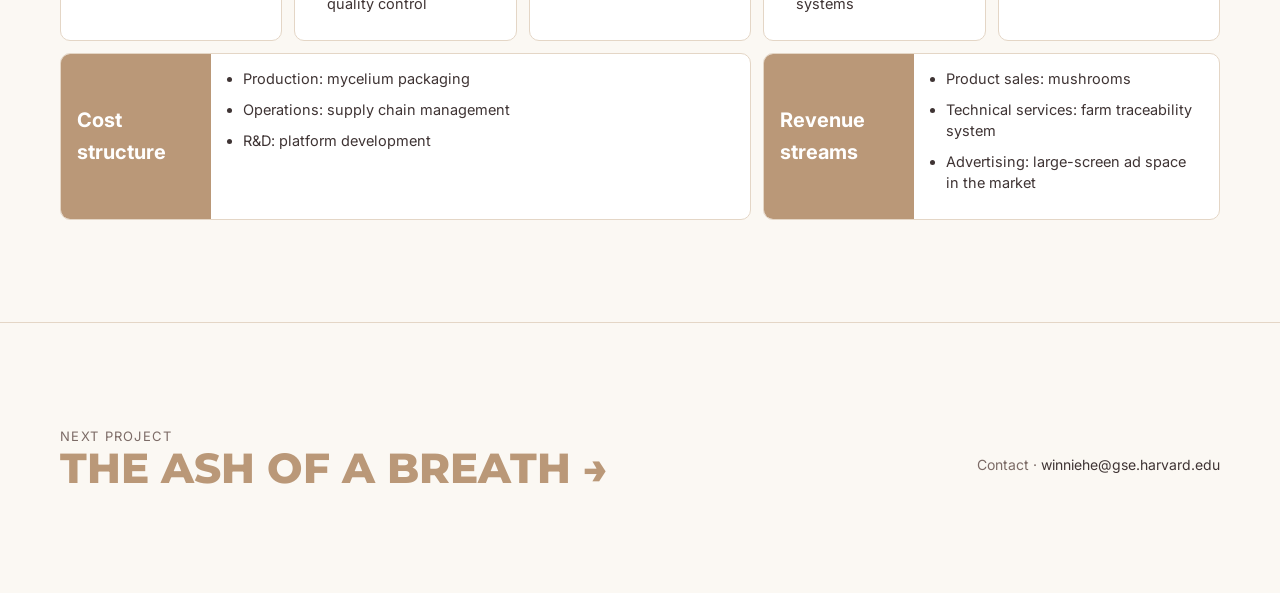
<file: mycosphere.html>
<!doctype html>
<html lang="en">
<head>
<meta charset="utf-8">
<meta name="viewport" content="width=device-width, initial-scale=1, viewport-fit=cover">
<title>MycoSphere · Winnie He</title>
<meta name="claude:viewport-fit-sides" content="cover">
<meta name="description" content="MycoSphere: a service system for Yunnan's wild mushroom markets, from a market screen to packaging grown from mycelium. Service design by Winnie He.">
<link rel="preconnect" href="https://fonts.googleapis.com">
<link rel="preconnect" href="https://fonts.gstatic.com" crossorigin>
<link rel="stylesheet" href="https://fonts.googleapis.com/css2?family=Bitter:wght@700&family=Montserrat:wght@700;800&family=Inter:wght@400;500;600;700&display=swap">
<link rel="stylesheet" href="project.css">
<style>
/* MycoSphere: committed light look from the project's own palette — linen ground, mushroom tan, cocoa text, saffron for data. */
:root {
  color-scheme: light;
  --bg: #FBF8F3;
  --bg-2: #F3EADF;
  --fg: #3F3434;
  --muted: #7C6B66;
  --line: #E4D6C6;
  --card: #F0DCC0;
  --card-fg: #4A3C3C;
  --tan: #BA9878;
  --accent: #AF7A62;
  --on-accent: #FFFFFF;
  --saffron: #F2A31F;
  --sand: #F0D0A3;
  --display: "Montserrat", "Helvetica Neue", Arial, sans-serif;
  --display-weight: 800;
  --display-case: uppercase;
  --display-track: .01em;
  --body: "Inter", "Helvetica Neue", Arial, sans-serif;
  --radius: 12px;
}
body { background: var(--bg); color: var(--fg); }
.h2 { color: var(--tan); }
.eyebrow { color: var(--accent); }

/* hero */
.m-hero { display: grid; grid-template-columns: 1fr; gap: 28px 56px; align-items: center; }
@media (min-width: 920px) { .m-hero { grid-template-columns: 1fr 1.15fr; } }
.m-hero > * { min-width: 0; }
.wordmark { font-family: "Bitter", Georgia, serif; font-weight: 700; color: var(--tan); font-size: clamp(56px, 9vw, 108px); line-height: .95; margin: 0 0 18px; letter-spacing: -.01em; }
.m-hero .tags li { background: var(--tan); color: #fff; }
.m-hero-img { border-radius: 16px; }
.m-hero-img img { aspect-ratio: 5 / 4; object-fit: cover; }

/* background */
.donuts { display: grid; grid-template-columns: repeat(2, minmax(0, 1fr)); gap: 18px; margin-top: 18px; max-width: 460px; }
.donuts .donut .val { stroke: var(--saffron); stroke-width: 26; stroke-linecap: butt; }
.donuts .donut .track { stroke: #FBE2BE; stroke-width: 26; }
.donuts .donut text { font-size: 26px; fill: var(--fg); }
.donuts p { text-align: center; margin: 8px 0 0; font-size: 14.5px; color: var(--muted); }
.place { display: flex; flex-direction: column; gap: 4px; }
.place b { font-family: var(--display); font-size: clamp(28px, 3.4vw, 40px); line-height: 1; color: var(--fg); }
.place span { color: var(--muted); font-weight: 600; font-size: 18px; }

.chart-card { background: #fff; border: 1px solid var(--line); border-radius: 14px; padding: 22px; }
.gbars { display: grid; grid-template-columns: 44px 1fr; gap: 0 10px; }
.gaxis { position: relative; height: 260px; }
.gaxis span { position: absolute; right: 0; transform: translateY(50%); font-size: 12px; color: var(--muted); font-variant-numeric: tabular-nums; }
.gplot { position: relative; height: 260px; display: grid; grid-template-columns: repeat(4, minmax(0, 1fr)); gap: 6%; padding: 0 3%; border-bottom: 1.5px solid var(--fg); background-image: repeating-linear-gradient(to top, var(--line) 0 1px, transparent 1px 25%); }
.gyear { display: flex; align-items: flex-end; justify-content: center; gap: 8%; height: 100%; }
.gbar { width: 40%; height: calc(var(--v) / 2000 * 100%); border-radius: 4px 4px 0 0; position: relative; transform-origin: bottom; cursor: default; }
.gbar.a { background: var(--saffron); }
.gbar.b { background: #C9A46A; }
.gbar em { position: absolute; left: 50%; bottom: calc(100% + 4px); transform: translateX(-50%); font-style: normal; font-size: 11.5px; font-weight: 700; font-variant-numeric: tabular-nums; white-space: nowrap; }
.js .reveal .gbar { transform: scaleY(0); transition: transform 1s cubic-bezier(.2,.8,.2,1); transition-delay: calc(var(--i) * 120ms + .2s); }
.js .reveal.in .gbar { transform: none; }
.js .reveal .gbar em { opacity: 0; transition: opacity .4s calc(var(--i) * 120ms + 1.1s); }
.js .reveal.in .gbar em { opacity: 1; }
.gyears { display: grid; grid-template-columns: repeat(4, minmax(0, 1fr)); gap: 6%; padding: 6px 3% 0; margin-left: 54px; font-weight: 700; font-size: 13px; text-align: center; }
.glegend { display: flex; gap: 16px; flex-wrap: wrap; font-size: 13px; color: var(--muted); margin: 6px 0 14px; }
.glegend i { display: inline-block; width: 12px; height: 12px; border-radius: 3px; margin-right: 6px; vertical-align: -1px; }
@media (prefers-reduced-motion: reduce) { .js .reveal .gbar, .js .reveal .gbar em { transform: none; opacity: 1; transition: none; } }

.loop { display: grid; grid-template-columns: 1fr; gap: 12px; counter-reset: lp; }
@media (min-width: 900px) { .loop { grid-template-columns: repeat(5, minmax(0, 1fr)); gap: 0; } }
.loop li { list-style: none; background: #EAE4DD; border-radius: 10px; padding: 16px; font-size: 14.5px; position: relative; counter-increment: lp; }
@media (min-width: 900px) { .loop li { margin-right: 26px; } .loop li:not(:last-child)::after { content: "→"; position: absolute; right: -22px; top: 50%; transform: translateY(-50%); color: var(--muted); font-size: 18px; } }
.loop li::before { content: counter(lp); display: inline-grid; place-items: center; width: 24px; height: 24px; border-radius: 50%; background: var(--saffron); color: #fff; font-weight: 700; font-size: 12px; margin-bottom: 8px; }
.loop-head { display: inline-block; background: #E8890C; color: #fff; font-weight: 700; padding: 8px 14px; border-radius: 6px; margin-bottom: 14px; }
.loop-back { margin: 10px 0 0; font-size: 13.5px; color: var(--muted); }
.summary { background: #FCE0B4; border-radius: 10px; padding: 22px; font-size: 18px; line-height: 1.5; margin-top: 28px; }

/* journey */
.stage-row, .jrow { display: grid; grid-template-columns: repeat(6, minmax(180px, 1fr)); gap: 12px; }
.stage-row { margin-bottom: 12px; }
.stage { background: linear-gradient(90deg, #F9E3C4, #FCEFDD); border-radius: 8px; padding: 8px 14px; font-weight: 600; font-size: 14px; text-align: center; }
.stage.s1 { grid-column: span 2; } .stage.s2 { grid-column: span 3; } .stage.s3 { grid-column: span 1; }
.journey .flip .face { padding: 0; overflow: hidden; border: 1.5px dashed #D9B98F; }
.journey .face.front { background: #fff; }
.journey .face.front img { width: 100%; aspect-ratio: 1 / 1; object-fit: cover; }
.journey .face.front .t { padding: 12px 14px 14px; display: flex; flex-direction: column; gap: 8px; height: 100%; }
.journey .face.front b { font-size: 15px; line-height: 1.35; }
.journey .face.back { background: #FBE4C4; padding: 16px; border-style: solid; border-color: #F0C890; }
.journey .face.back h5 { margin: 0; font-size: 11.5px; letter-spacing: .1em; text-transform: uppercase; color: var(--accent); }
.journey .face.back p { margin: 0 0 6px; font-size: 15px; line-height: 1.4; font-weight: 600; }
.feel { position: relative; margin-top: 18px; }
.feel svg { width: 100%; height: 190px; display: block; overflow: visible; }
.feel .curve { fill: none; stroke: #E9B66B; stroke-width: 3; }
.feel .area { fill: #FDF1E1; }
.feel-notes { display: grid; grid-template-columns: repeat(5, minmax(0, 1fr)); gap: 10px; margin-top: 6px; }
.feel-notes p { margin: 0; background: #F4ECE2; border-radius: 8px; padding: 10px 12px; font-size: 13.5px; line-height: 1.35; }
.face-ico { font-size: 0; }
.legend-row { display: flex; justify-content: space-between; align-items: center; gap: 12px; flex-wrap: wrap; margin-bottom: 16px; }
.btn { border: 1px solid var(--line); background: #fff; padding: 9px 16px; border-radius: 99px; font-size: 14px; font-weight: 600; cursor: pointer; color: var(--fg); }
.btn:hover { border-color: var(--accent); }

/* concept */
.pairs { display: grid; grid-template-columns: repeat(3, minmax(0, 1fr)); gap: 12px; background: #F1E7DC; border-radius: 12px; padding: 16px; }
.pair { display: flex; flex-direction: column; gap: 10px; align-items: stretch; text-align: center; }
.pair svg { width: 44px; height: 44px; margin: 0 auto; fill: var(--accent); }
.pair p { margin: 0; background: #fff; border-radius: 6px; padding: 12px; font-size: 14.5px; line-height: 1.35; flex: 1; display: grid; place-items: center; }
.pair .to { width: 2px; height: 18px; background: var(--tan); margin: 0 auto; flex: none; }
.pair p.sol { background: #fff; outline: 1.5px solid var(--tan); font-weight: 600; }
@media (max-width: 560px) { .pairs { grid-template-columns: 1fr; } }

/* experiment */
.grow { margin: 0; padding-left: 20px; font-size: 15px; }
.grow li { margin-bottom: 6px; }
.days { display: grid; grid-template-columns: 1fr; gap: 14px; }
@media (min-width: 700px) { .days { grid-template-columns: 1fr 1fr; } }
.days figure { margin: 0; }
.days figcaption { font-weight: 700; color: var(--accent); font-size: 15px; margin: 0 0 8px; }
.days img { border-radius: 10px; aspect-ratio: 3 / 2; object-fit: cover; width: 100%; }
.day-note { background: var(--bg-2); border-radius: 10px; padding: 14px 16px; margin-top: 14px; font-size: 15.5px; }
.tabbar button[aria-selected="true"] { background: var(--accent); border-color: var(--accent); color: #fff; }
.chips { display: grid; grid-template-columns: repeat(2, minmax(0, 1fr)); gap: 10px; margin: 16px 0; }
.chips span { background: var(--tan); color: #fff; border-radius: 8px; padding: 10px 12px; font-weight: 700; text-align: center; }
.cond { display: grid; grid-template-columns: repeat(auto-fit, minmax(220px, 1fr)); gap: 16px; margin-top: 24px; }
.cond div { border: 1px solid var(--line); border-radius: 10px; padding: 16px 18px; background: #fff; }
.cond h4 { margin: 0 0 8px; font-size: 13px; letter-spacing: .1em; text-transform: uppercase; color: var(--accent); }
.cond ul { margin: 0; padding-left: 18px; font-size: 15px; }

/* flow */
.flow4 { display: grid; grid-template-columns: 1fr; gap: 28px; }
@media (min-width: 860px) { .flow4 { grid-template-columns: 1fr 1fr; gap: 40px 48px; } }
.fstep .n { font-family: var(--display); font-weight: 800; font-size: 46px; color: var(--accent); line-height: 1; font-style: italic; }
.fstep h4 { font-size: 20px; margin: 6px 0 6px; color: var(--accent); }
.fstep p { margin: 0 0 14px; font-size: 15.5px; max-width: 52ch; }

/* business model */
.bmc { display: grid; grid-template-columns: 1fr; gap: 12px; }
@media (min-width: 980px) {
  .bmc { grid-template-columns: repeat(5, minmax(0, 1fr)); grid-template-areas: "kp ka vp cr cs" "kp kr vp ch cs" "cost cost cost rev rev"; }
  .b-kp { grid-area: kp; } .b-ka { grid-area: ka; } .b-kr { grid-area: kr; } .b-vp { grid-area: vp; } .b-cr { grid-area: cr; } .b-ch { grid-area: ch; } .b-cs { grid-area: cs; } .b-cost { grid-area: cost; } .b-rev { grid-area: rev; }
}
.blk { background: #fff; border: 1px solid var(--line); border-radius: 10px; overflow: hidden; }
.blk h4 { margin: 0; background: #F6EAD6; padding: 12px 16px; font-size: 17px; color: #7C5A43; }
.blk.hl h4 { background: var(--tan); color: #fff; }
.blk ul { margin: 0; padding: 14px 16px 16px 32px; font-size: 14.5px; line-height: 1.45; }
.blk li { margin-bottom: 10px; }
.blk li b { display: block; font-weight: 600; }
.blk.wide { display: grid; grid-template-columns: 1fr; }
@media (min-width: 640px) { .blk.wide { grid-template-columns: 150px 1fr; } .blk.wide h4 { display: flex; align-items: center; background: var(--tan); color: #fff; font-size: 20px; } }

.next-proj { display: flex; justify-content: space-between; gap: 16px; flex-wrap: wrap; align-items: end; }
.next-proj a { text-decoration: none; }
.next-proj small { display: block; color: var(--muted); font-size: 13px; letter-spacing: .1em; text-transform: uppercase; }
.next-proj b { font-family: var(--display); font-weight: 800; text-transform: uppercase; font-size: clamp(28px, 4vw, 42px); line-height: 1; color: var(--tan); }
.contact { color: var(--muted); font-size: 14px; }
.contact code { font-family: inherit; color: var(--fg); user-select: all; }
</style>
</head>
<body>
<header class="topbar">
  <div class="wrap">
    <a class="home" href="index.html#home">← Winnie He</a>
    <nav aria-label="Projects">
      <a href="index.html#t127">Learning Design</a>
      <a href="tempolink.html">TempoLink</a>
      <a href="mycosphere.html" aria-current="page">MycoSphere</a>
      <a href="ash.html">The Ash of a Breath</a>
    </nav>
  </div>
</header>

<main>
<section class="hero">
  <div class="wrap m-hero">
    <div>
      <p class="eyebrow">Service Design · 2025</p>
      <h1 class="wordmark">MycoSphere</h1>
      <p class="lede" style="font-weight:600;color:var(--tan)">An intelligent mushroom system that brings together biotechnology, the Internet of Things and circular design.</p>
      <p class="body-text" style="margin:0">I redesigned the whole journey of wild mushrooms, from the forest to the dinner table. NFC and blockchain traceability make food safety visible, packaging grown from mycelium closes a zero-waste loop, and a color indicator on the box shows when the mushrooms are best to eat.</p>
      <ul class="tags"><li>UX design</li><li>Package design</li><li>Service design</li></ul>
      <dl class="meta">
        <div><dt>Role</dt><dd>Solo project</dd></div>
        <div><dt>Year</dt><dd>2025</dd></div>
        <div><dt>Place</dt><dd>Kunming, Yunnan</dd></div>
        <div><dt>Output</dt><dd>App, screen, packaging</dd></div>
      </dl>
    </div>
    <button class="zoom m-hero-img" type="button" data-cap="MycoSphere packaging">
      <img src="p-m-hero.webp" alt="Wild mushrooms packed in a box grown from mycelium, beside its illustrated sleeve" width="1800" height="2121">
    </button>
  </div>
</section>

<!-- BACKGROUND -->
<section class="sec" id="background">
  <div class="wrap">
    <p class="eyebrow">Background</p>
    <h2 class="h2 reveal">China's wild mushroom market</h2>
    <div class="split wide-left">
      <figure class="reveal from-left">
        <button class="zoom" type="button" data-cap="Wild mushroom regions of China, with Kunming highlighted">
          <img src="p-m-map.webp" alt="Map of China with Yunnan circled and Kunming highlighted"  loading="lazy">
        </button>
      </figure>
      <div class="reveal" style="--d:.15s">
        <div class="place"><b>Yunnan, Kunming</b><span>The largest wild mushroom market in the country</span></div>
        <p class="body-text" style="margin-top:16px">The region's edible wild mushrooms account for more than half of those found worldwide, and two-thirds of the varieties available in China.</p>
        <h3 class="h3" style="margin-top:24px;font-size:20px;color:var(--fg)">Major income source</h3>
        <p class="body-text" style="font-size:15.5px">Yunnan is a global powerhouse for wild mushrooms, holding a large share of the world's species and production. It supplies Europe, Japan and South Korea with high-value exports like matsutake, earning over $1 billion a year, and specialized markets and mushroom tourism drive the local economy.</p>
        <div class="donuts">
          <div><svg class="donut" viewBox="0 0 160 160" data-value="70" role="img" aria-label="Yunnan: 70 percent of China's mushroom production"><circle class="track" cx="80" cy="80" r="56"/><circle class="val" cx="80" cy="80" r="56"/><text x="80" y="90" text-anchor="middle"><tspan data-count="70" data-suf="%">0%</tspan></text></svg><p>Yunnan's share of China's mushroom production</p></div>
          <div><svg class="donut" viewBox="0 0 160 160" data-value="36" role="img" aria-label="Yunnan: 36 percent of global mushroom production"><circle class="track" cx="80" cy="80" r="56"/><circle class="val" cx="80" cy="80" r="56"/><text x="80" y="90" text-anchor="middle"><tspan data-count="36" data-suf="%">0%</tspan></text></svg><p>Yunnan's share of global mushroom production</p></div>
        </div>
      </div>
    </div>
  </div>
</section>

<!-- PROBLEM -->
<section class="sec" id="problem">
  <div class="wrap">
    <p class="eyebrow">Current problem</p>
    <h2 class="h2 reveal">Poisoning keeps rising</h2>
    <div class="split">
      <div class="chart-card reveal">
        <strong>Wild mushroom poisoning in China</strong>
        <div class="glegend"><span><i style="background:var(--saffron)"></i>Outbreaks</span><span><i style="background:#C9A46A"></i>People poisoned</span></div>
        <div class="gbars" role="img" aria-label="Mushroom poisoning in China. Outbreaks: 2021 327, 2022 482, 2023 505, 2024 about 600. People poisoned: 2021 923, 2022 1332, 2023 1303, 2024 about 1480.">
          <div class="gaxis" aria-hidden="true"><span style="bottom:100%">2000</span><span style="bottom:75%">1500</span><span style="bottom:50%">1000</span><span style="bottom:25%">500</span><span style="bottom:0">0</span></div>
          <div class="gplot">
            <div class="gyear"><span class="gbar a" style="--v:327;--i:0"><em>327</em></span><span class="gbar b" style="--v:923;--i:0"><em>923</em></span></div>
            <div class="gyear"><span class="gbar a" style="--v:482;--i:1"><em>482</em></span><span class="gbar b" style="--v:1332;--i:1"><em>1,332</em></span></div>
            <div class="gyear"><span class="gbar a" style="--v:505;--i:2"><em>505</em></span><span class="gbar b" style="--v:1303;--i:2"><em>1,303</em></span></div>
            <div class="gyear"><span class="gbar a" style="--v:600;--i:3"><em>≈600</em></span><span class="gbar b" style="--v:1480;--i:3"><em>≈1,480</em></span></div>
          </div>
        </div>
        <div class="gyears" aria-hidden="true"><span>2021</span><span>2022</span><span>2023</span><span>2024</span></div>
      </div>
      <div class="reveal" style="--d:.15s">
        <p class="body-text">Mushroom poisoning is a serious food safety problem in China. Since 2019, China CDC has investigated a series of poisoning outbreaks, and news reports regularly describe incidents caused by people eating wild mushrooms by mistake.</p>
        <button class="zoom" type="button" data-cap="Wild mushroom markets in Yunnan">
          <img src="p-m-market.webp" alt="Nine photos of wild mushroom markets and roadside sellers in Yunnan" width="1313" height="1065" loading="lazy">
        </button>
      </div>
    </div>

    <div class="reveal" style="margin-top:56px">
      <span class="loop-head">The complicated status quo</span>
      <ol class="loop" style="padding:0;margin:0">
        <li class="reveal" style="--d:.0s">The local government promotes the wild mushroom market for economic reasons and encourages foraging.</li>
        <li class="reveal" style="--d:.15s">The Safety and Health Department tells people not to eat wild mushrooms, to avoid poisoning.</li>
        <li class="reveal" style="--d:.3s">Current measures focus on building hospitals and rural clinics so poisoned people can get treatment quickly.</li>
        <li class="reveal" style="--d:.45s">Yet only a few wild mushroom markets are standardized and officially supervised.</li>
        <li class="reveal" style="--d:.6s">The government suggests buying from "legitimate sources." But where are they?</li>
      </ol>
      <p class="loop-back">↻ And the cycle starts again.</p>
    </div>
    <p class="summary reveal"><strong>Summary.</strong> The industry needs stronger regulation, so that local residents can earn more while visitors who don't know wild mushrooms are better protected.</p>
  </div>
</section>

<!-- JOURNEY -->
<section class="sec" id="journey">
  <div class="wrap">
    <p class="eyebrow">Research</p>
    <h2 class="h2 reveal">User journey map</h2>
    <p class="lede reveal">I followed a mushroom from the forest to a buyer mailing it home, and mapped how the buyer feels at each stage.</p>
    <div class="legend-row">
      <p class="hint" style="margin:0">Tap a step to see its pain point and insight</p>
      <button class="btn" type="button" data-flip-all="jmap" data-label-on="Show all pain points" data-label-off="Back to the steps">Show all pain points</button>
    </div>
    <div class="scroll-x journey">
      <div style="min-width:1140px">
        <div class="stage-row reveal"><div class="stage s1">Before entering the market</div><div class="stage s2">In the market</div><div class="stage s3">Leaving the market</div></div>
        <div class="jrow" id="jmap">
          <button class="flip reveal" style="--d:0s" type="button" aria-pressed="false"><span class="flip-inner"><span class="face front"><img src="p-m-j1.webp" alt="" loading="lazy"><span class="t"><b>Foragers pick fresh mushrooms in the wild</b><span class="flip-cue">Pain point ↻</span></span></span><span class="face back"><h5>Pain point</h5><p>No detection service</p><h5>Insight</h5><p>Mushroom toxin detection</p></span></span></button>
          <button class="flip reveal" style="--d:.08s" type="button" aria-pressed="false"><span class="flip-inner"><span class="face front"><img src="p-m-j2.webp" alt="" loading="lazy"><span class="t"><b>Minivans drive the fresh mushrooms into the market</b><span class="flip-cue">Pain point ↻</span></span></span><span class="face back"><h5>Pain point</h5><p>Unsafe and inconvenient, and it disrupts other people</p><h5>Insight</h5><p>A designated area for mushroom delivery</p></span></span></button>
          <button class="flip reveal" style="--d:.16s" type="button" aria-pressed="false"><span class="flip-inner"><span class="face front"><img src="p-m-j3.webp" alt="" loading="lazy"><span class="t"><b>Vendors sell mushrooms to customers</b><span class="flip-cue">Pain point ↻</span></span></span><span class="face back"><h5>Pain point</h5><p>Worried about buying mushrooms of unknown origin</p><h5>Insight</h5><p>Mushroom toxin detection</p></span></span></button>
          <button class="flip reveal" style="--d:.24s" type="button" aria-pressed="false"><span class="flip-inner"><span class="face front"><img src="p-m-j4.webp" alt="" loading="lazy"><span class="t"><b>Customers walk around the market</b><span class="flip-cue">Pain point ↻</span></span></span><span class="face back"><h5>Pain point</h5><p>Too little information and guidance for customers</p><h5>Insight</h5><p>Informative guidance in the market</p></span></span></button>
          <button class="flip reveal" style="--d:.32s" type="button" aria-pressed="false"><span class="flip-inner"><span class="face front"><img src="p-m-j5.webp" alt="" loading="lazy"><span class="t"><b>Customers talk to vendors, check and buy</b><span class="flip-cue">Pain point ↻</span></span></span><span class="face back"><h5>Pain point</h5><p>Hard to communicate with local vendors</p><h5>Insight</h5><p>Digital assistance during the conversation</p></span></span></button>
          <button class="flip reveal" style="--d:.4s" type="button" aria-pressed="false"><span class="flip-inner"><span class="face front"><img src="p-m-j6.webp" alt="" loading="lazy"><span class="t"><b>Mushrooms are packed and mailed</b><span class="flip-cue">Pain point ↻</span></span></span><span class="face back"><h5>Pain point</h5><p>Mushrooms are temperature-sensitive, so a foam box isn't the best choice</p><h5>Insight</h5><p>Better packaging options</p></span></span></button>
        </div>
        <div class="feel reveal">
          <svg viewBox="0 0 1140 190" preserveAspectRatio="none" aria-label="How buyers feel through the journey: unsafe, then happy, then lost, then frustrated, then happy" role="img">
            <path class="area" d="M0 190 L0 120 C60 120 80 150 114 150 C170 150 190 40 260 40 C330 40 380 160 470 160 C560 160 640 130 730 130 C820 130 900 50 1040 50 C1090 50 1120 60 1140 60 L1140 190 Z"/>
            <path class="curve draw" d="M0 120 C60 120 80 150 114 150 C170 150 190 40 260 40 C330 40 380 160 470 160 C560 160 640 130 730 130 C820 130 900 50 1040 50 C1090 50 1120 60 1140 60"/>
            <g class="pop" style="--i:0"><circle cx="114" cy="150" r="20" fill="#FBD34D" stroke="#3F3434" stroke-width="2"/><circle cx="107" cy="146" r="2.2" fill="#3F3434"/><circle cx="121" cy="146" r="2.2" fill="#3F3434"/><path d="M106 160 q8 -7 16 0" stroke="#3F3434" stroke-width="2" fill="none"/></g>
            <g class="pop" style="--i:1"><circle cx="260" cy="40" r="20" fill="#FBD34D" stroke="#3F3434" stroke-width="2"/><circle cx="253" cy="36" r="2.2" fill="#3F3434"/><circle cx="267" cy="36" r="2.2" fill="#3F3434"/><path d="M251 45 q9 9 18 0" stroke="#3F3434" stroke-width="2" fill="none"/></g>
            <g class="pop" style="--i:2"><circle cx="470" cy="160" r="20" fill="#FBD34D" stroke="#3F3434" stroke-width="2"/><circle cx="463" cy="156" r="2.2" fill="#3F3434"/><circle cx="477" cy="156" r="2.2" fill="#3F3434"/><path d="M462 170 q8 -7 16 0" stroke="#3F3434" stroke-width="2" fill="none"/></g>
            <g class="pop" style="--i:3"><circle cx="730" cy="130" r="20" fill="#FBD34D" stroke="#3F3434" stroke-width="2"/><circle cx="723" cy="125" r="2.6" fill="#3F3434"/><circle cx="737" cy="125" r="2.6" fill="#3F3434"/><ellipse cx="730" cy="139" rx="4" ry="5" fill="#3F3434"/></g>
            <g class="pop" style="--i:4"><circle cx="1040" cy="50" r="20" fill="#FBD34D" stroke="#3F3434" stroke-width="2"/><circle cx="1033" cy="46" r="2.2" fill="#3F3434"/><circle cx="1047" cy="46" r="2.2" fill="#3F3434"/><path d="M1031 55 q9 9 18 0" stroke="#3F3434" stroke-width="2" fill="none"/></g>
          </svg>
          <div class="feel-notes">
            <p>Feeling unsafe because of the vans driving around</p>
            <p>Happy to buy fresh mushrooms straight from the vans</p>
            <p>Having trouble finding the type of mushroom I want</p>
            <p>Frustrated talking to vendors because of the language barrier</p>
            <p>Happy that I can mail the mushrooms back home</p>
          </div>
        </div>
      </div>
    </div>
  </div>
</section>

<!-- CONCEPT -->
<section class="sec" id="concept">
  <div class="wrap">
    <div class="split">
      <div>
        <p class="eyebrow">Design concept</p>
        <h2 class="h2 reveal">Define the problem</h2>
        <div class="pairs reveal">
          <div class="pair"><svg viewBox="0 0 48 48" aria-hidden="true"><circle cx="14" cy="18" r="6"/><circle cx="34" cy="18" r="6"/><path d="M4 40c0-7 4-12 10-12s10 5 10 12zM24 40c0-7 4-12 10-12s10 5 10 12z"/></svg><p>Communication is hard between buyers and vendors.</p><span class="to"></span><p class="sol">More digital information and assistance</p></div>
          <div class="pair"><svg viewBox="0 0 48 48" aria-hidden="true"><rect x="10" y="6" width="28" height="36" rx="3"/><rect x="16" y="14" width="16" height="3" fill="#fff"/><rect x="16" y="21" width="16" height="3" fill="#fff"/><rect x="16" y="28" width="16" height="3" fill="#fff"/></svg><p>Buyers worry whether mushrooms are safe.</p><span class="to"></span><p class="sol">Information that guarantees safety</p></div>
          <div class="pair"><svg viewBox="0 0 48 48" aria-hidden="true"><path d="M24 4l16 6v12c0 10-7 18-16 22C15 40 8 32 8 22V10z"/><path d="M17 24l5 5 9-10" stroke="#fff" stroke-width="3.5" fill="none"/></svg><p>The condition of the mushrooms isn't clear.</p><span class="to"></span><p class="sol">Cues that show freshness</p></div>
        </div>
      </div>
      <figure class="reveal" style="--d:.15s">
        <h3 class="h3" style="color:var(--tan)">System map</h3>
        <p class="body-text" style="font-size:15px">From these pain points I built a system of packaging, a large market screen and an app, to address unclear information, poor communication and short shelf life.</p>
        <button class="zoom" type="button" data-cap="MycoSphere system map">
          <img src="p-m-sysmap.webp" alt="System map connecting merchants, customers, the app, the market screen, NFC tags and packaging" width="1220" height="1320" loading="lazy">
        </button>
      </figure>
    </div>
  </div>
</section>

<!-- BLUEPRINT -->
<section class="sec" id="blueprint">
  <div class="wrap">
    <p class="eyebrow">Service design</p>
    <h2 class="h2 reveal">Service blueprint</h2>
    <p class="lede reveal">Every touchpoint across four phases, from before purchase to after, with the frontstage, backstage and support processes behind it.</p>
    <div class="scroll-x reveal">
      <button class="zoom" type="button" style="min-width:820px" data-cap="Service blueprint">
        <img src="pages-myco-04.webp" alt="Service blueprint with phases, touchpoints, customer journey, frontstage, backstage and support processes" width="2600" height="1839" loading="lazy">
      </button>
    </div>
    <p class="hint">Click to view full size</p>
  </div>
</section>

<!-- MATERIALS -->
<section class="sec" id="materials">
  <div class="wrap">
    <p class="eyebrow">Material experiments</p>
    <h2 class="h2 reveal">Growing the package</h2>
    <div class="split wide-right">
      <div class="reveal">
        <h3 class="h3" style="color:var(--fg)">Mycelium</h3>
        <p class="body-text" style="font-size:15.5px">The root-like network of thread-like structures (hyphae) that forms the body of fungi. It's a sustainable, biodegradable material.</p>
        <ol class="grow">
          <li><b>Substrate.</b> The fungi are fed organic waste such as agricultural byproducts.</li>
          <li><b>Growth.</b> Hyphae grow through the substrate and bind it into a strong network.</li>
          <li><b>Molding.</b> The mixture is placed in molds to grow into a shape.</li>
          <li><b>Stopping growth.</b> Drying or heating stops the growth and leaves a stable, solid material.</li>
        </ol>
      </div>
      <figure class="reveal" style="--d:.15s">
        <button class="zoom" type="button" data-cap="Growing mycelium containers">
          <img src="p-m-mycelium.webp" alt="Stages of a mycelium container growing in a round mold" loading="lazy">
        </button>
        <figcaption>From substrate to finished container</figcaption>
      </figure>
    </div>

    <div class="reveal" style="margin-top:56px" data-tabs>
      <h3 class="h3" style="color:var(--fg)">Seven days, two containers</h3>
      <p class="body-text" style="font-size:15.5px">A controlled comparison: the same mushrooms in a mycelium container and a standard foam box, under the same light and position.</p>
      <div class="tabbar" role="tablist" aria-label="Day of the experiment">
        <button type="button" role="tab" aria-selected="true">Day 1</button>
        <button type="button" role="tab" aria-selected="false" tabindex="-1">Day 3</button>
        <button type="button" role="tab" aria-selected="false" tabindex="-1">Day 5</button>
        <button type="button" role="tab" aria-selected="false" tabindex="-1">Day 7</button>
      </div>
      <div role="tabpanel" class="panel"><div class="days"><figure><figcaption>Mycelium</figcaption><img src="p-m-d0-myc.webp" alt="Day 1, mycelium container" loading="lazy"></figure><figure><figcaption>Foam plastic</figcaption><img src="p-m-d0-foam.webp" alt="Day 1, foam box" loading="lazy"></figure></div><p class="day-note">All samples start fresh, chosen from the same batch.</p></div>
      <div role="tabpanel" class="panel" hidden><div class="days"><figure><figcaption>Mycelium</figcaption><img src="p-m-d1-myc.webp" alt="Day 3, mycelium container" loading="lazy"></figure><figure><figcaption>Foam plastic</figcaption><img src="p-m-d1-foam.webp" alt="Day 3, foam box" loading="lazy"></figure></div><p class="day-note">Water droplets start to form inside both, with more inside the foam box.</p></div>
      <div role="tabpanel" class="panel" hidden><div class="days"><figure><figcaption>Mycelium</figcaption><img src="p-m-d2-myc.webp" alt="Day 5, mycelium container" loading="lazy"></figure><figure><figcaption>Foam plastic</figcaption><img src="p-m-d2-foam.webp" alt="Day 5, foam box" loading="lazy"></figure></div><p class="day-note">Clear mold inside the foam box, and every mushroom in it has started to mold.</p></div>
      <div role="tabpanel" class="panel" hidden><div class="days"><figure><figcaption>Mycelium</figcaption><img src="p-m-d3-myc.webp" alt="Day 7, mycelium container" loading="lazy"></figure><figure><figcaption>Foam plastic</figcaption><img src="p-m-d3-foam.webp" alt="Day 7, foam box" loading="lazy"></figure></div><p class="day-note">The mycelium container is in much better condition. The foam box shows extensive mold.</p></div>
    </div>

    <div class="split" style="margin-top:56px">
      <div class="reveal">
        <h3 class="h3" style="color:var(--fg)">Result</h3>
        <p class="body-text" style="font-size:15.5px">Mushrooms stored in mycelium kept their structure much better and oxidized less. Those in foam decomposed further, with a strong odor, visible mold and more liquid runoff, likely because moisture was trapped inside.</p>
        <div class="chips"><span>Lightweight</span><span>Breathable</span><span>Antibacterial</span><span>Antioxidant</span></div>
      </div>
      <figure class="reveal" style="--d:.15s">
        <button class="zoom" type="button" data-cap="Mycelium vs foam plastic">
          <img src="p-m-radar.webp" alt="Radar chart comparing mycelium and foam plastic on usability, cost, dryness, air permeability and odor" width="900" height="496" loading="lazy">
        </button>
      </figure>
    </div>
    <div class="cond reveal">
      <div><h4>Materials</h4><ul><li>Mycelium containers</li><li>Plastic foam containers</li><li>A mixed set of mushrooms, 250 g per unit</li></ul></div>
      <div><h4>Conditions</h4><ul><li>Room temperature, 28–30 °C</li><li>Both containers covered with plastic wrap</li></ul></div>
    </div>
  </div>
</section>

<!-- PACKAGE -->
<section class="sec" id="package">
  <div class="wrap">
    <p class="eyebrow">Product</p>
    <h2 class="h2 reveal">Package design</h2>
    <p class="lede reveal">Strips of mycelium hold the mushrooms in place inside, using less material than bubble wrap. A strip of lac-dye indicator on the side changes color as the mushrooms age, from fresh to medium fresh to spoiled.</p>
    <div class="hotpage reveal">
      <img src="pages-myco-07.webp" alt="Package design page: the mycelium box and sleeve, interior strips, colorimetric indicator results, and experiment details" width="2600" height="1839" loading="lazy">
      <button class="hs" type="button" style="left:2.5%;top:8.4%;width:58.6%;height:59%" data-zoom="p-m-pk-box.webp" data-cap="The package"><span>The package</span></button>
      <button class="hs" type="button" style="left:2.5%;top:70.3%;width:58.6%;height:26.3%" data-zoom="p-m-pk-detail.webp" data-cap="Interior fixation"><span>Inside the box</span></button>
      <button class="hs" type="button" style="left:62%;top:3.5%;width:36%;height:57.6%" data-zoom="p-m-pk-indicator.webp" data-cap="Results of the colorimetric indicator"><span>Freshness indicator</span></button>
      <button class="hs" type="button" style="left:62%;top:61.45%;width:36%;height:35.1%" data-zoom="p-m-pk-exp.webp" data-cap="Indicator on the package"><span>Indicator on the box</span></button>
    </div>
    <p class="hint">Click any module to view it full size</p>
  </div>
</section>

<!-- INTERFACE -->
<section class="sec" id="interface">
  <div class="wrap">
    <p class="eyebrow">Product</p>
    <h2 class="h2 reveal">Interface design</h2>
    <p class="lede reveal">The app traces each mushroom back to the person who gathered it, and adds a market, recipes and a community. The market screen shows today's popular mushrooms, prices and a map of stalls.</p>
    <div class="hotpage reveal">
      <img src="pages-myco-06.webp" alt="Interface design page: color palette, main functions, market map, and app screens for home, gatherer info, recommendations, market, recipes and community" width="2600" height="1839" loading="lazy">
      <button class="hs" type="button" style="left:2.4%;top:8.4%;width:35.4%;height:54.6%" data-zoom="p-m-ui-system.webp" data-cap="Color and main functions"><span>Color &amp; functions</span></button>
      <button class="hs" type="button" style="left:0%;top:63.2%;width:40.6%;height:34.5%" data-zoom="p-m-ui-market.webp" data-cap="Market map and NFC tracking"><span>Market map</span></button>
      <button class="hs" type="button" style="left:42.2%;top:3.1%;width:55.6%;height:46.9%" data-zoom="p-m-ui-top.webp" data-cap="Home, gatherer info and recommendations"><span>Home &amp; traceability</span></button>
      <button class="hs" type="button" style="left:42.2%;top:50%;width:55.6%;height:46.9%" data-zoom="p-m-ui-bottom.webp" data-cap="Market, recipe and community"><span>Market, recipes, community</span></button>
    </div>
    <p class="hint">Click any module to view it full size</p>
  </div>
</section>

<!-- FLOW -->
<section class="sec" id="flow">
  <div class="wrap">
    <p class="eyebrow">Experience</p>
    <h2 class="h2 reveal">User flow</h2>
    <div class="flow4">
      <article class="fstep reveal"><span class="n">01</span><h4>View market information</h4><p>On the market's large screen, buyers see today's popular mushrooms and price changes, so they can find what they want quickly.</p><button class="zoom" type="button" data-cap="01 View market information"><img src="p-m-flow-1.webp" alt="Buyers using the market screen" loading="lazy"></button></article>
      <article class="fstep reveal" style="--d:.12s"><span class="n">02</span><h4>Select mushrooms</h4><p>Holding a phone to a vendor's NFC tag brings up the mushroom's traceability record, so buyers can purchase with confidence.</p><button class="zoom" type="button" data-cap="02 Select mushrooms"><img src="p-m-flow-2.webp" alt="A buyer tapping a phone on a vendor's NFC tag" loading="lazy"></button></article>
      <article class="fstep reveal"><span class="n">03</span><h4>Pack the mushrooms</h4><p>The dedicated packaging keeps mushrooms fresh longer and shows the best time to eat them.</p><button class="zoom" type="button" data-cap="03 Pack the mushrooms"><img src="p-m-flow-3.webp" alt="The mycelium box in a fridge, with the freshness strip" loading="lazy"></button></article>
      <article class="fstep reveal" style="--d:.12s"><span class="n">04</span><h4>Cook with mushrooms</h4><p>Recipes in the app guide the cooking, and buying again later is faster and easier.</p><button class="zoom" type="button" data-cap="04 Cook with mushrooms"><img src="p-m-flow-4.webp" alt="Cooking mushrooms with a recipe on a phone" loading="lazy"></button></article>
    </div>
  </div>
</section>

<!-- BUSINESS -->
<section class="sec" id="business">
  <div class="wrap">
    <p class="eyebrow">Strategy</p>
    <h2 class="h2 reveal">Business model</h2>
    <div class="bmc reveal">
      <div class="blk b-kp"><h4>Key partnerships</h4><ul><li>Supply chain partners, such as high-quality strain suppliers</li><li>Channel and promotion partners, such as welfare procurement platforms</li><li>Certification and standards partners, such as organic food certification bodies</li></ul></div>
      <div class="blk b-ka"><h4>Key activities</h4><ul><li><b>Product research and development</b>Continuous optimization and R&amp;D of mycelium biomaterials</li><li><b>Production and quality control</b>Strain cultivation and quality control</li></ul></div>
      <div class="blk b-kr"><h4>Key resources</h4><ul><li><b>Product research and development</b>Continuous optimization and R&amp;D of mycelium biomaterials</li><li><b>Production and quality control</b>Strain cultivation and quality control</li></ul></div>
      <div class="blk hl b-vp"><h4>Value propositions</h4><ul><li><b>Food safety and trust</b>Blockchain gives full, transparent traceability</li><li><b>Environmental and social value</b>Zero-waste recycling: compostable packaging returns to nature</li><li><b>Efficiency and brand value</b>A transparent supply chain builds consumer trust</li><li><b>Innovation</b>A working case of a sustainable food system</li></ul></div>
      <div class="blk b-cr"><h4>Customer relationships</h4><ul><li><b>Automated service</b>In-app guidance system</li><li><b>Human support</b>Online consultation with experts</li></ul></div>
      <div class="blk b-ch"><h4>Channels</h4><ul><li><b>After-sales service network</b>Online customer service, and city service points for packaging recycling</li><li><b>Partner service system</b>Data and API integration with farm and retailer systems</li></ul></div>
      <div class="blk b-cs"><h4>Customer segments</h4><ul><li><b>Health-minded city dwellers</b>Care about food safety and a sustainable lifestyle</li><li><b>Tech-savvy parents</b>Value children's food education and new ways to spend time as a family</li><li><b>Business customers</b>High-end restaurants and retail, and enterprise procurement</li></ul></div>
      <div class="blk wide b-cost"><h4>Cost structure</h4><ul><li>Production: mycelium packaging</li><li>Operations: supply chain management</li><li>R&amp;D: platform development</li></ul></div>
      <div class="blk wide b-rev"><h4>Revenue streams</h4><ul><li>Product sales: mushrooms</li><li>Technical services: farm traceability system</li><li>Advertising: large-screen ad space in the market</li></ul></div>
    </div>
  </div>
</section>

<section class="sec">
  <div class="wrap next-proj">
    <a href="ash.html"><small>Next project</small><b>The Ash of a Breath →</b></a>
    <p class="contact">Contact · <code id="email">winniehe@gse.harvard.edu</code></p>
  </div>
</section>
</main>
<script src="project.js"></script>
</body>
</html>
</file>
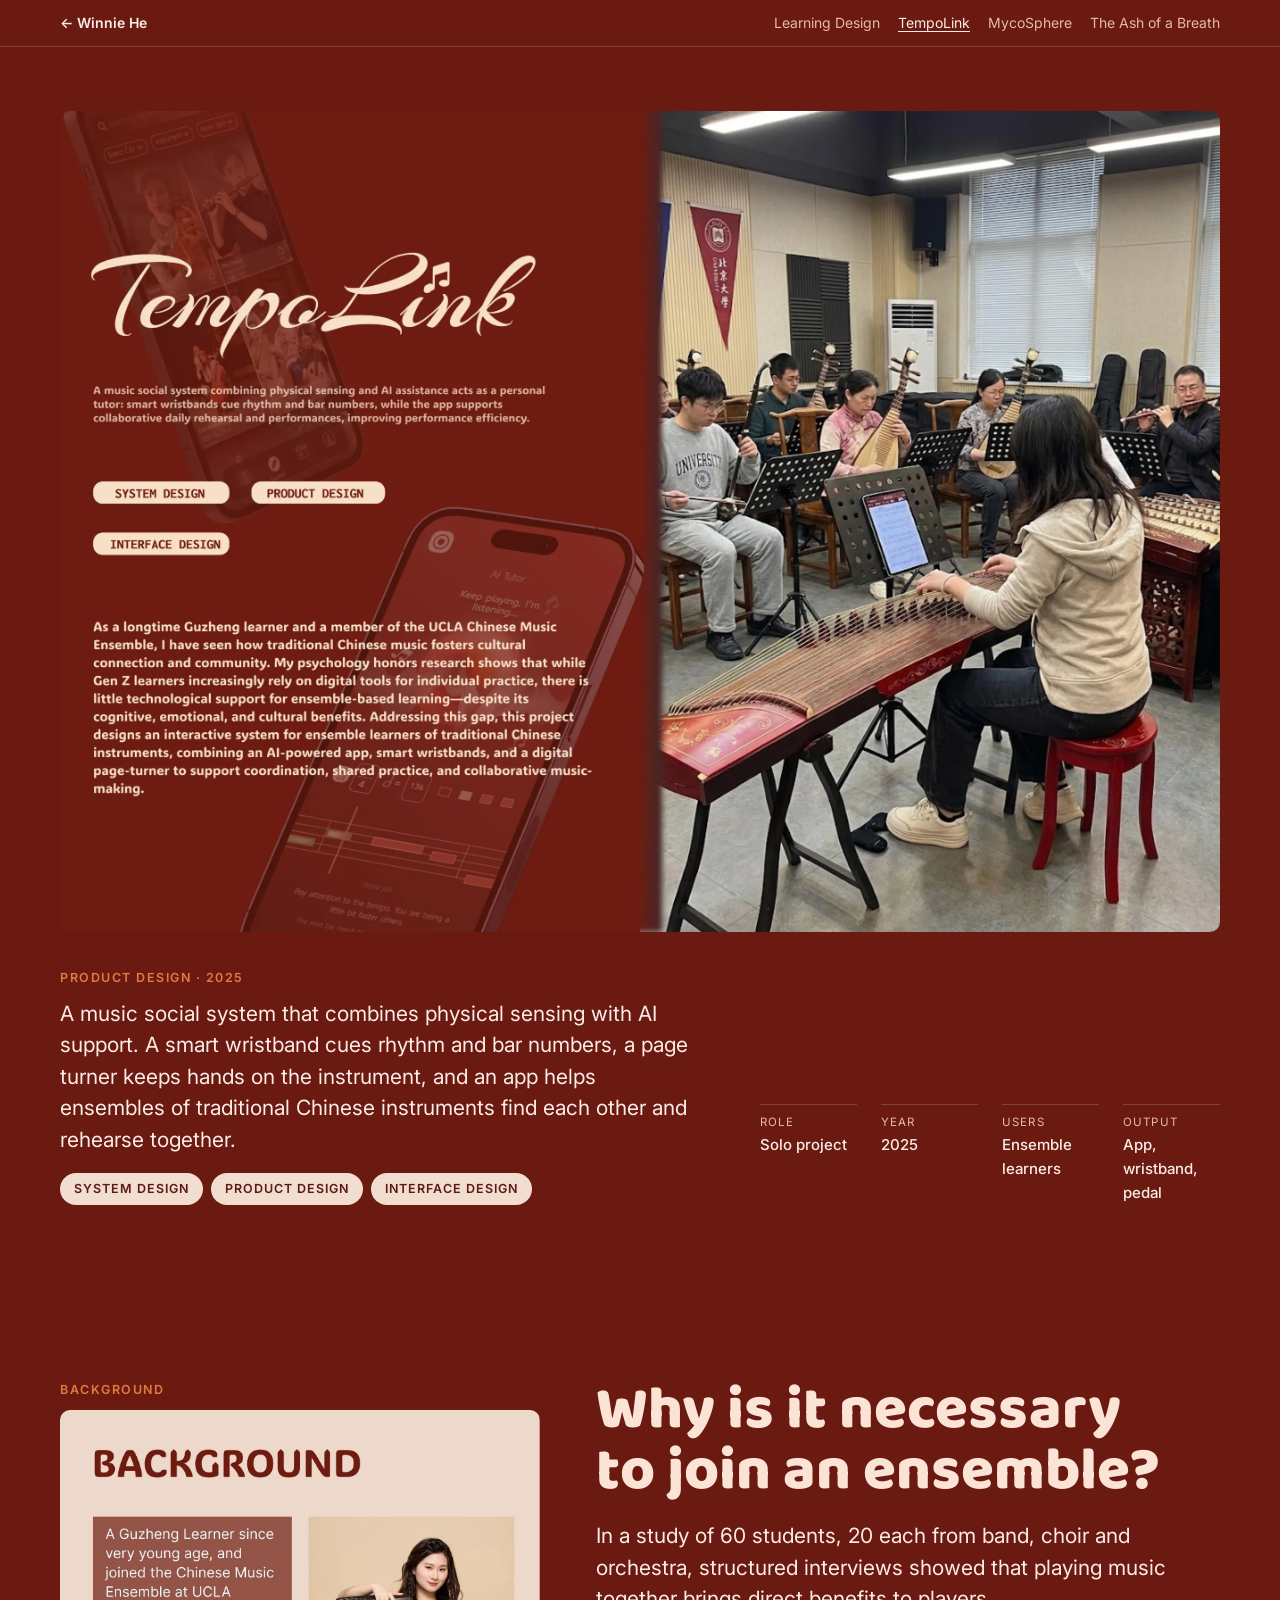
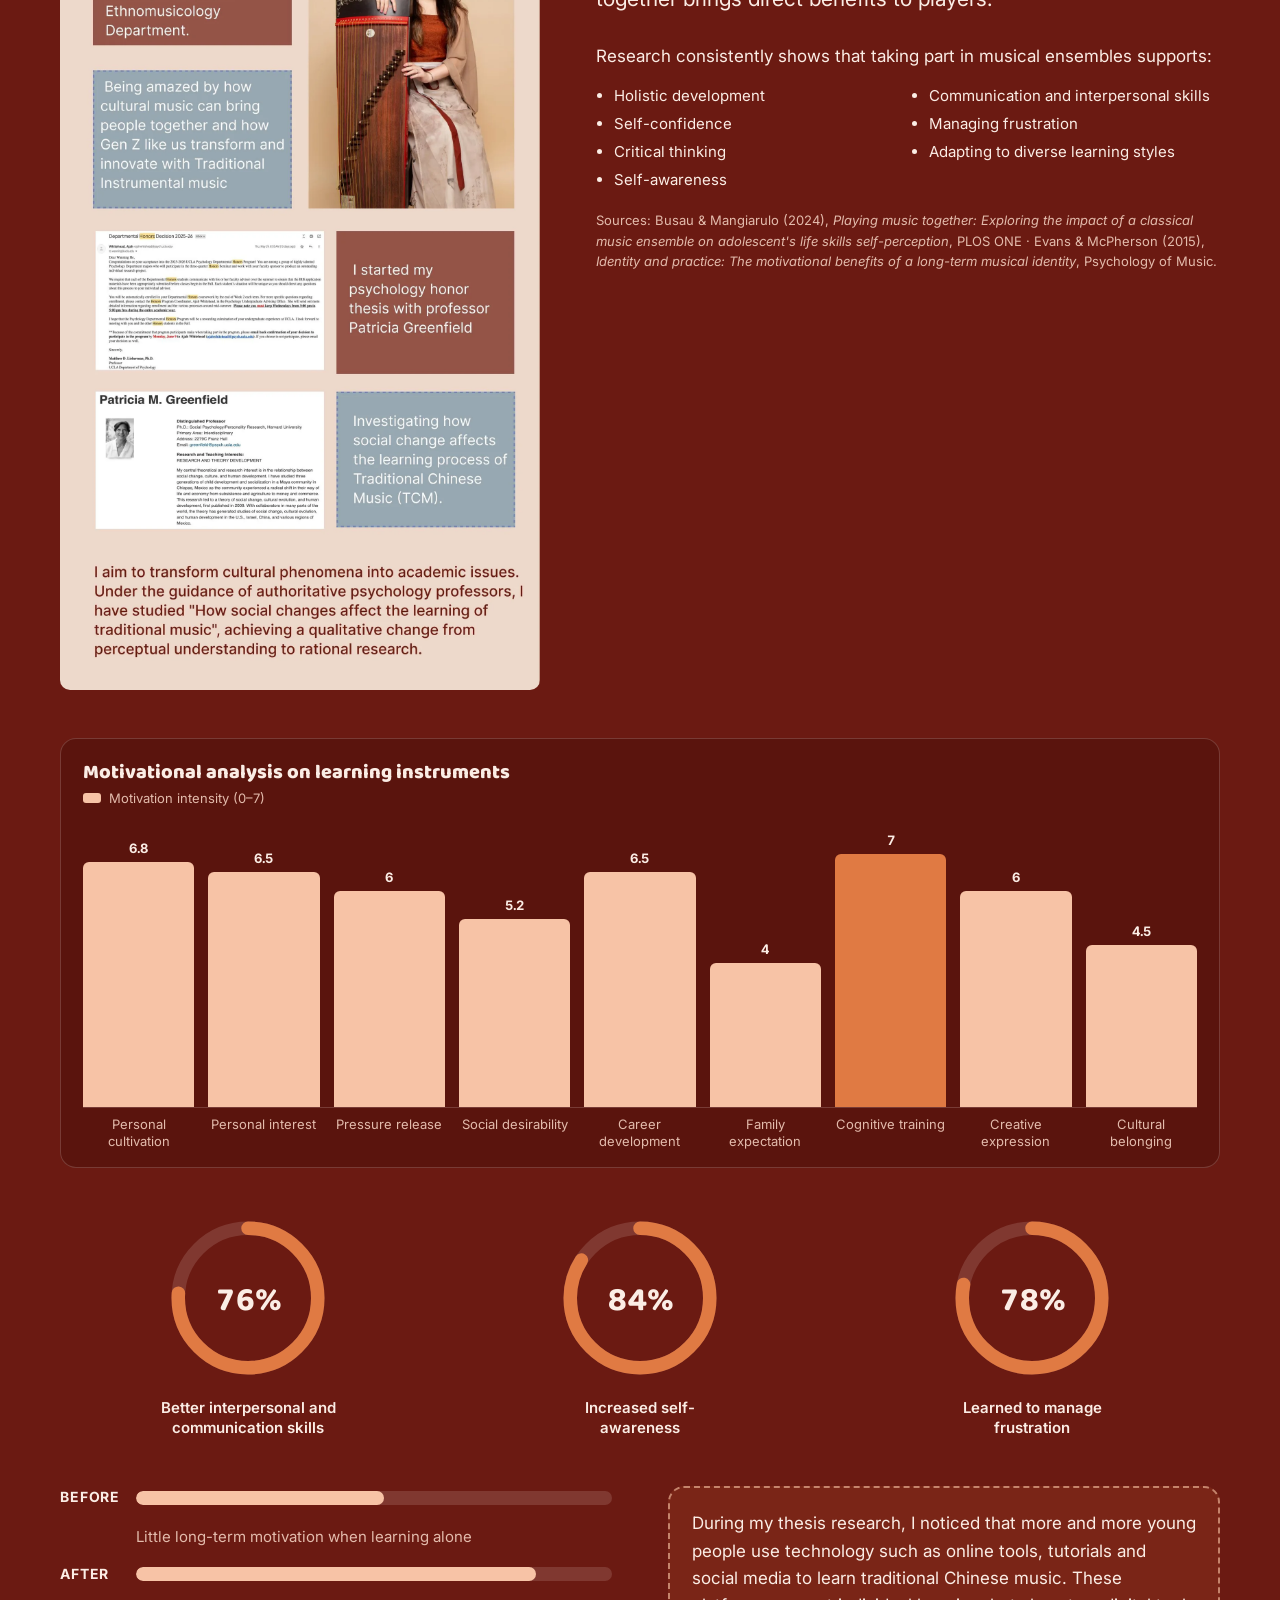
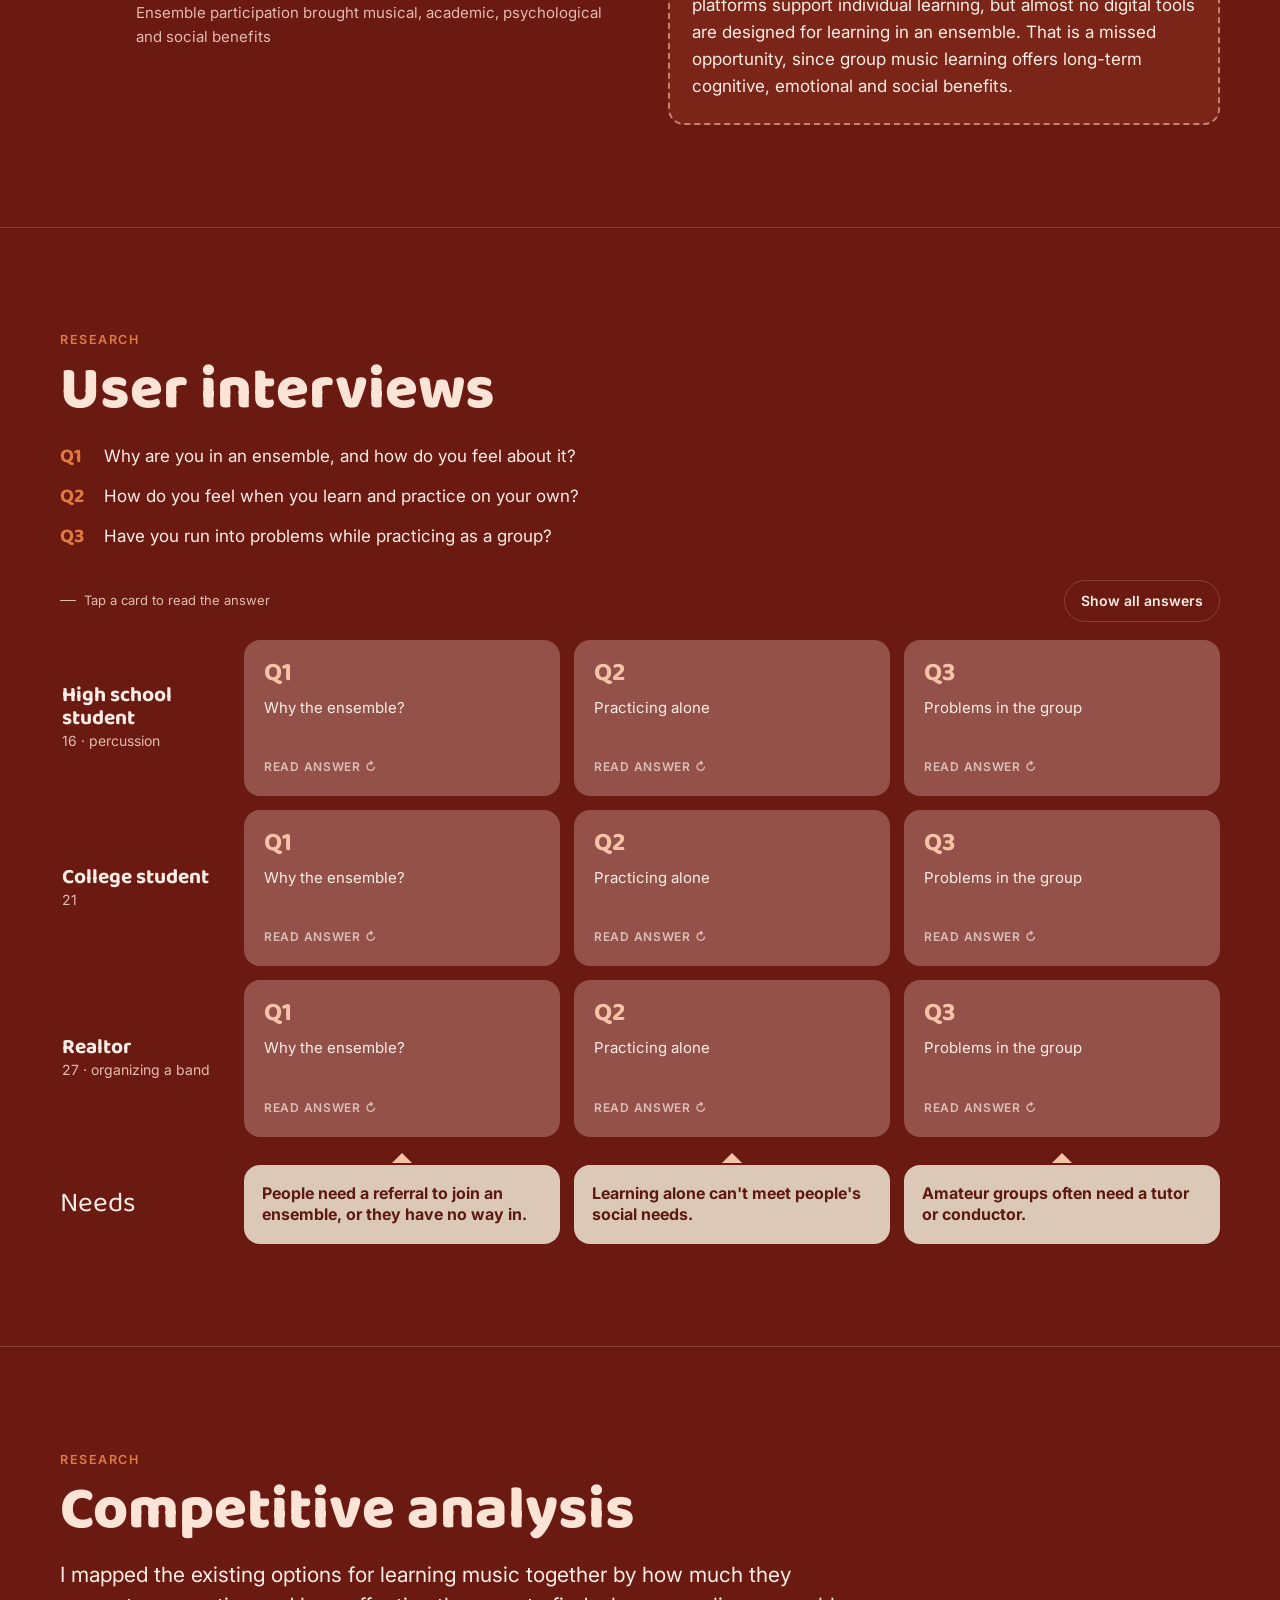
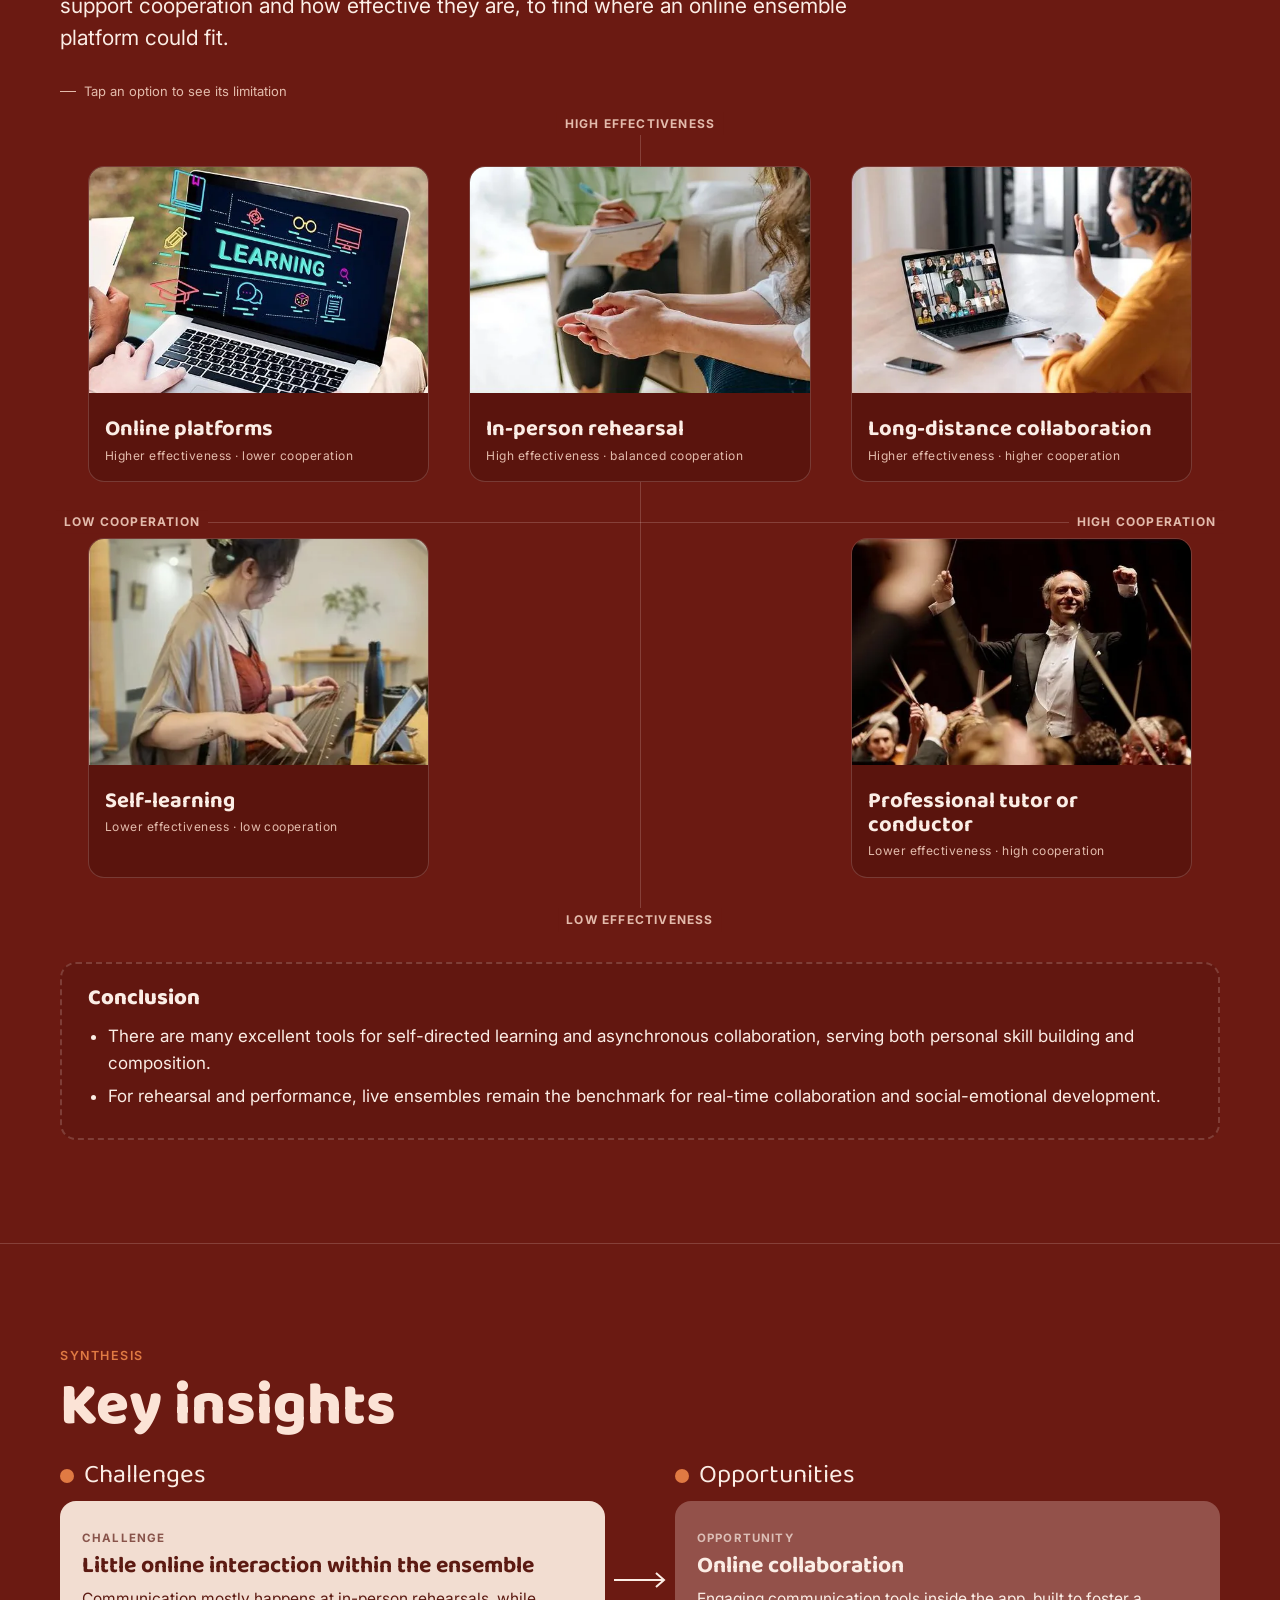
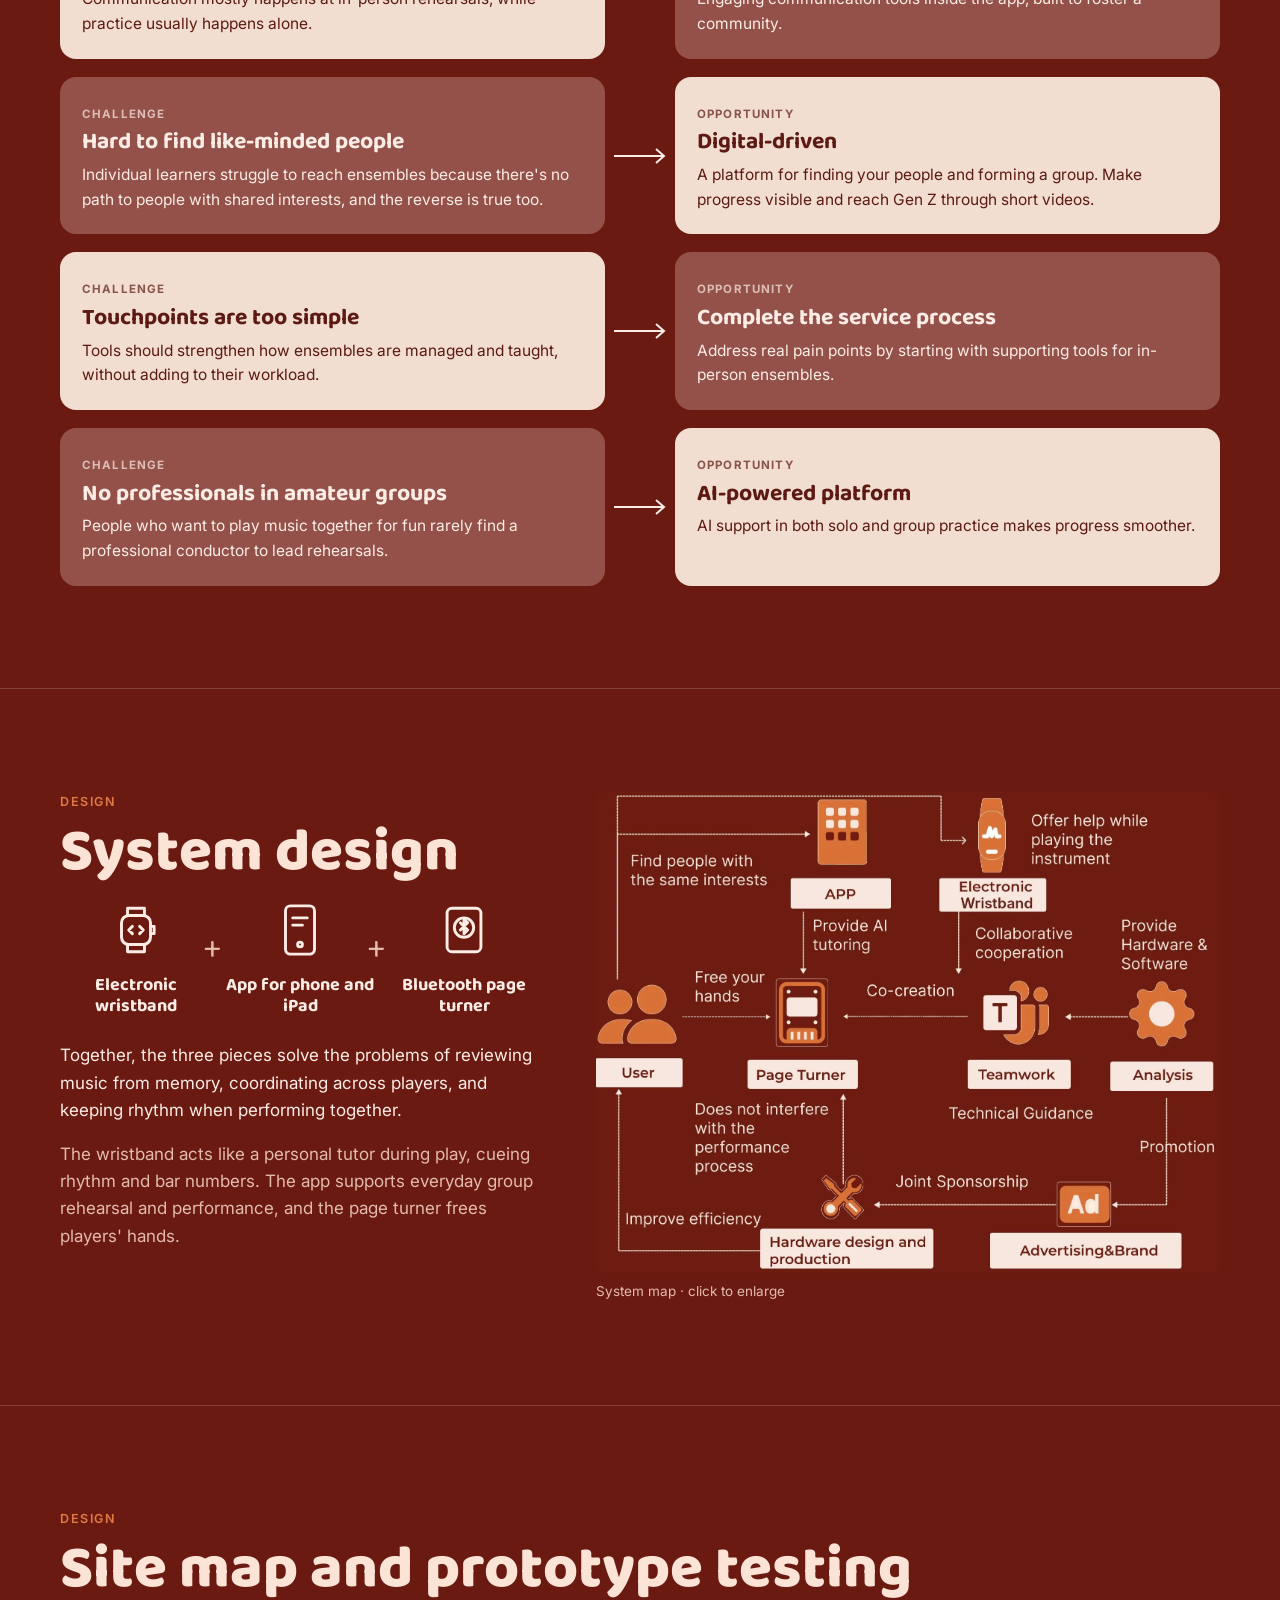
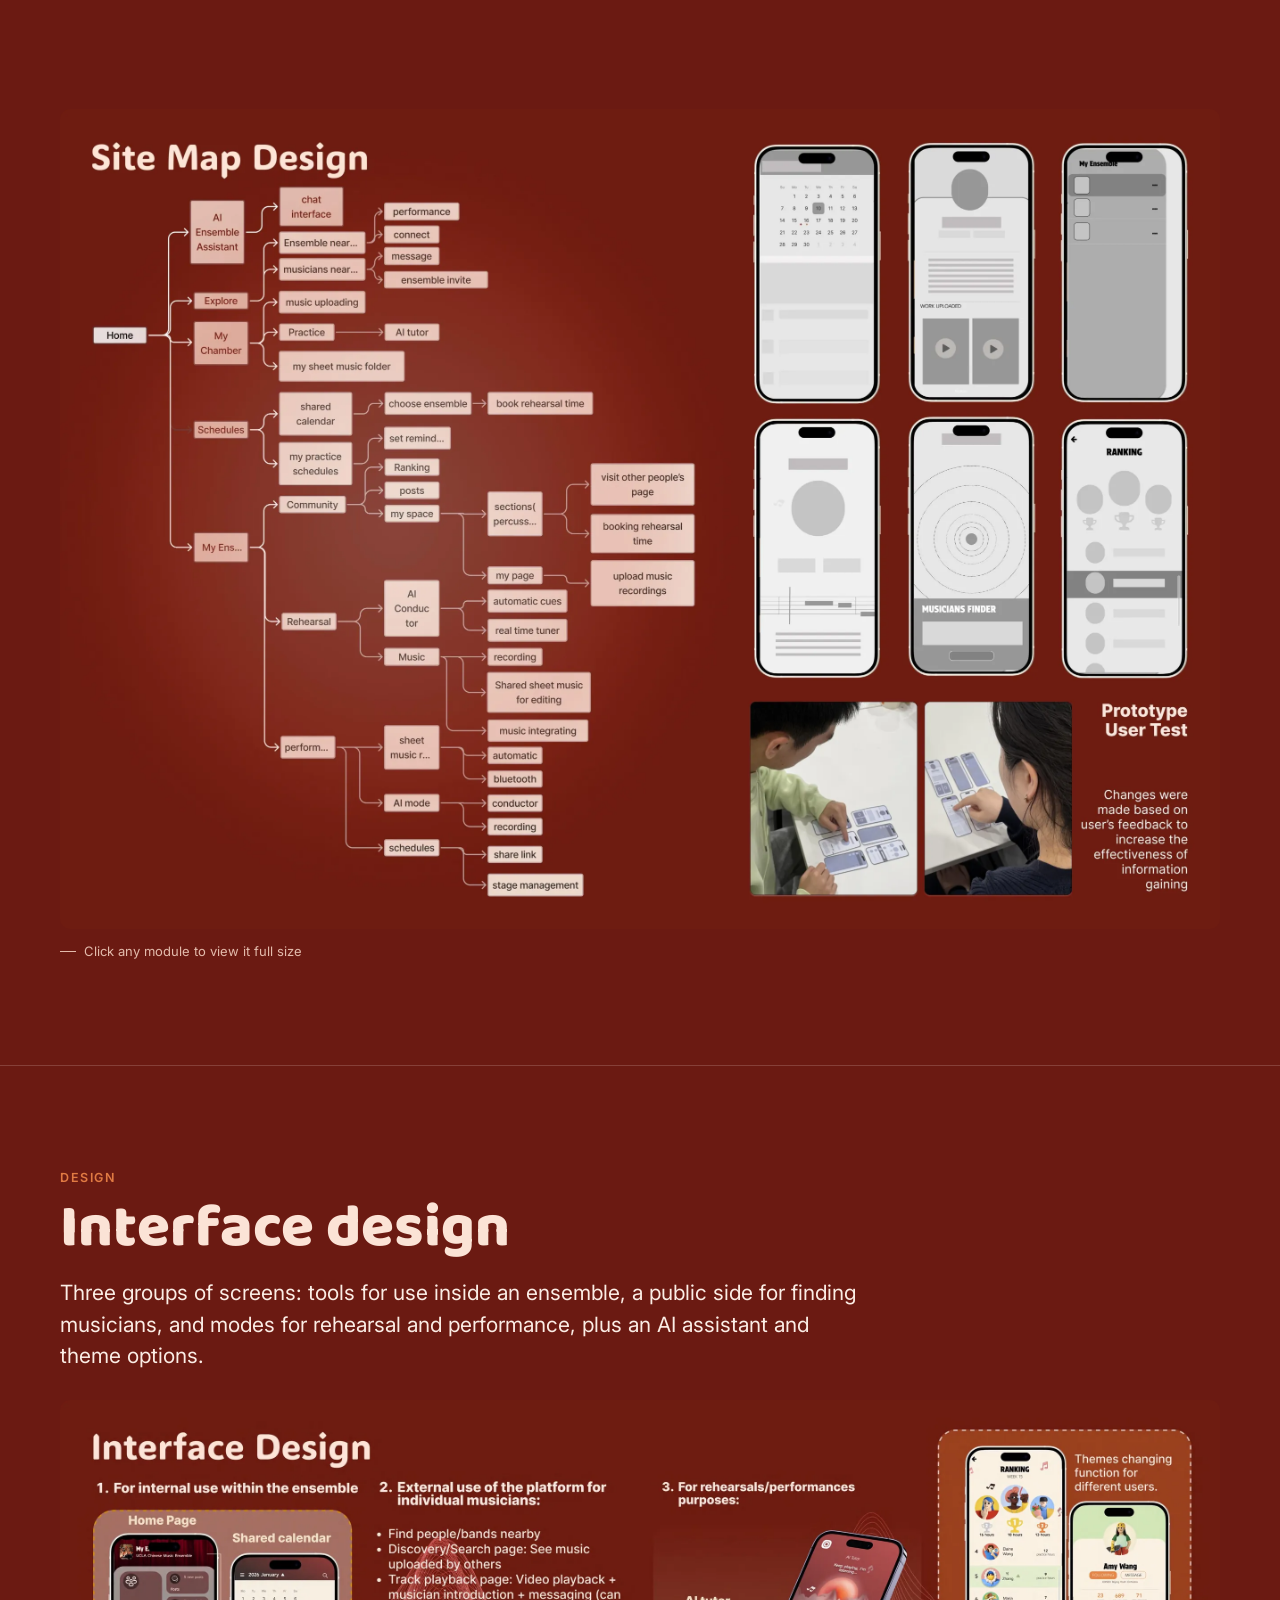
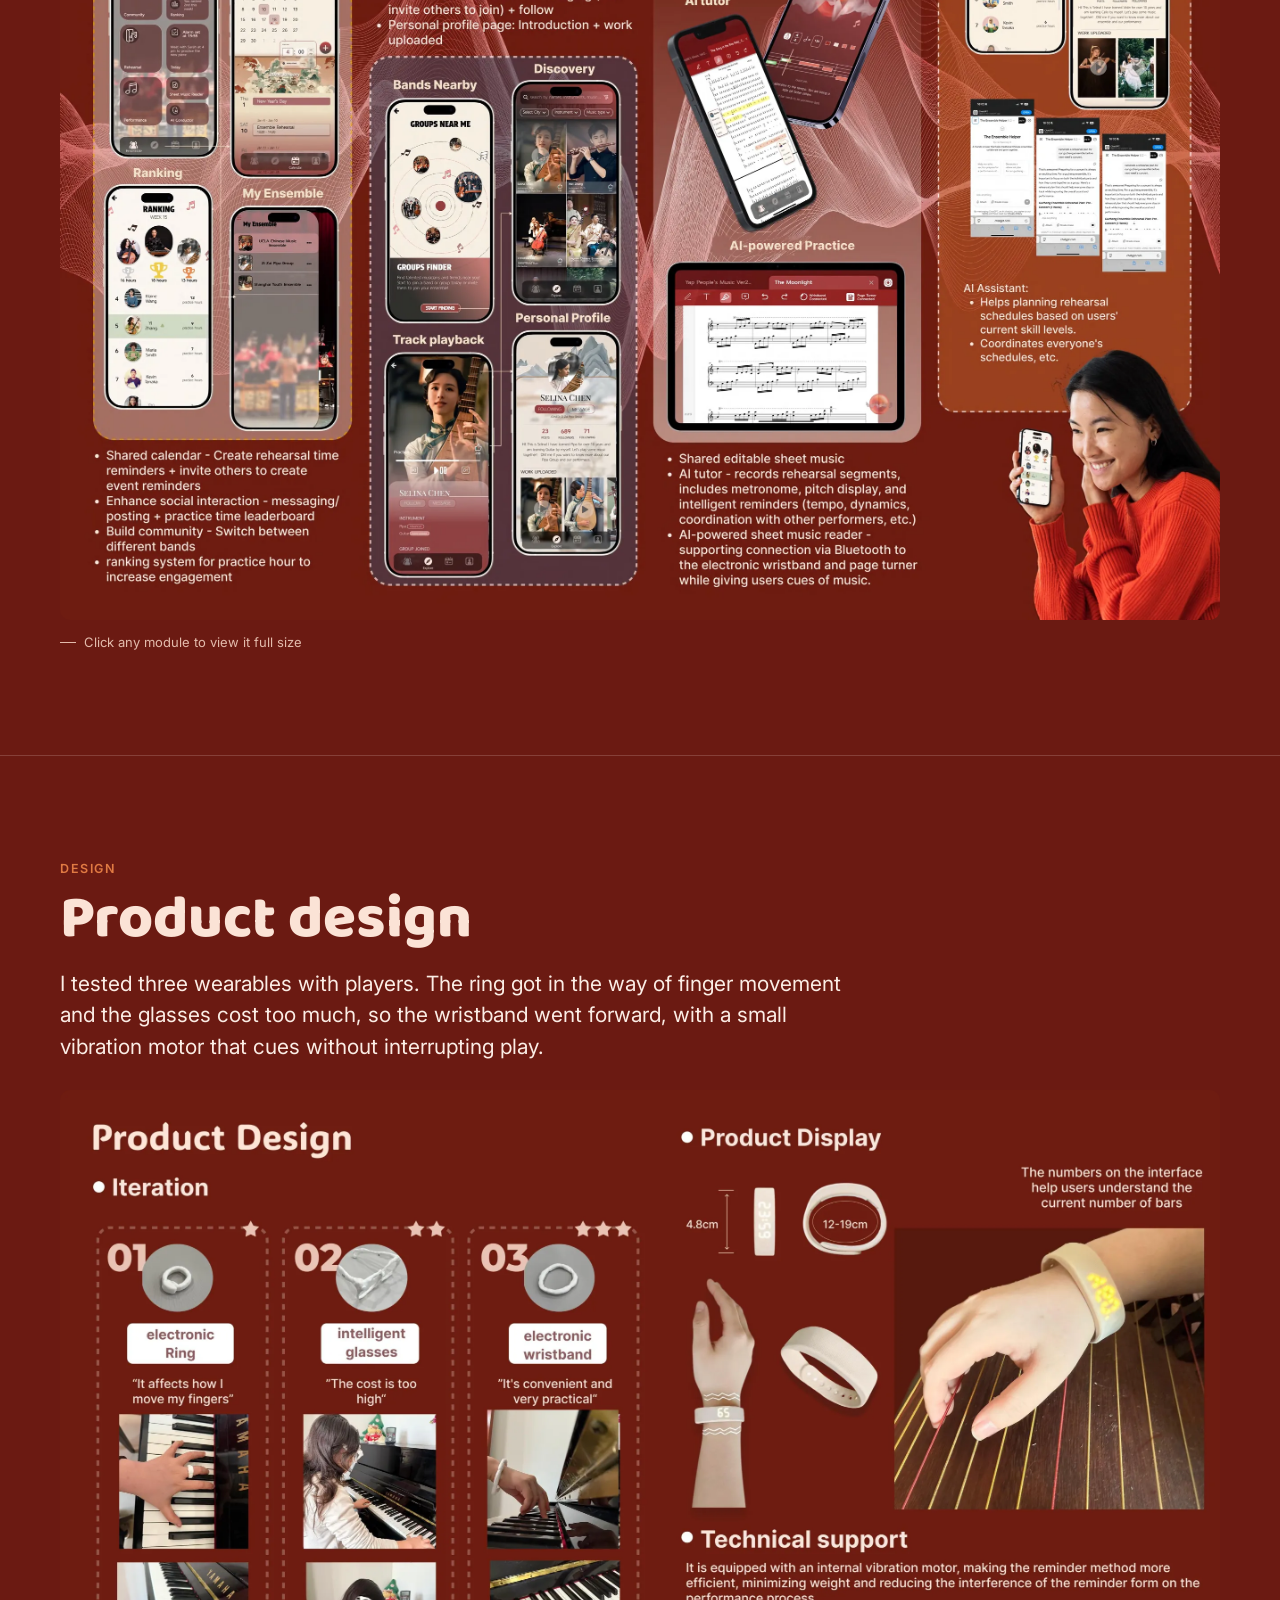
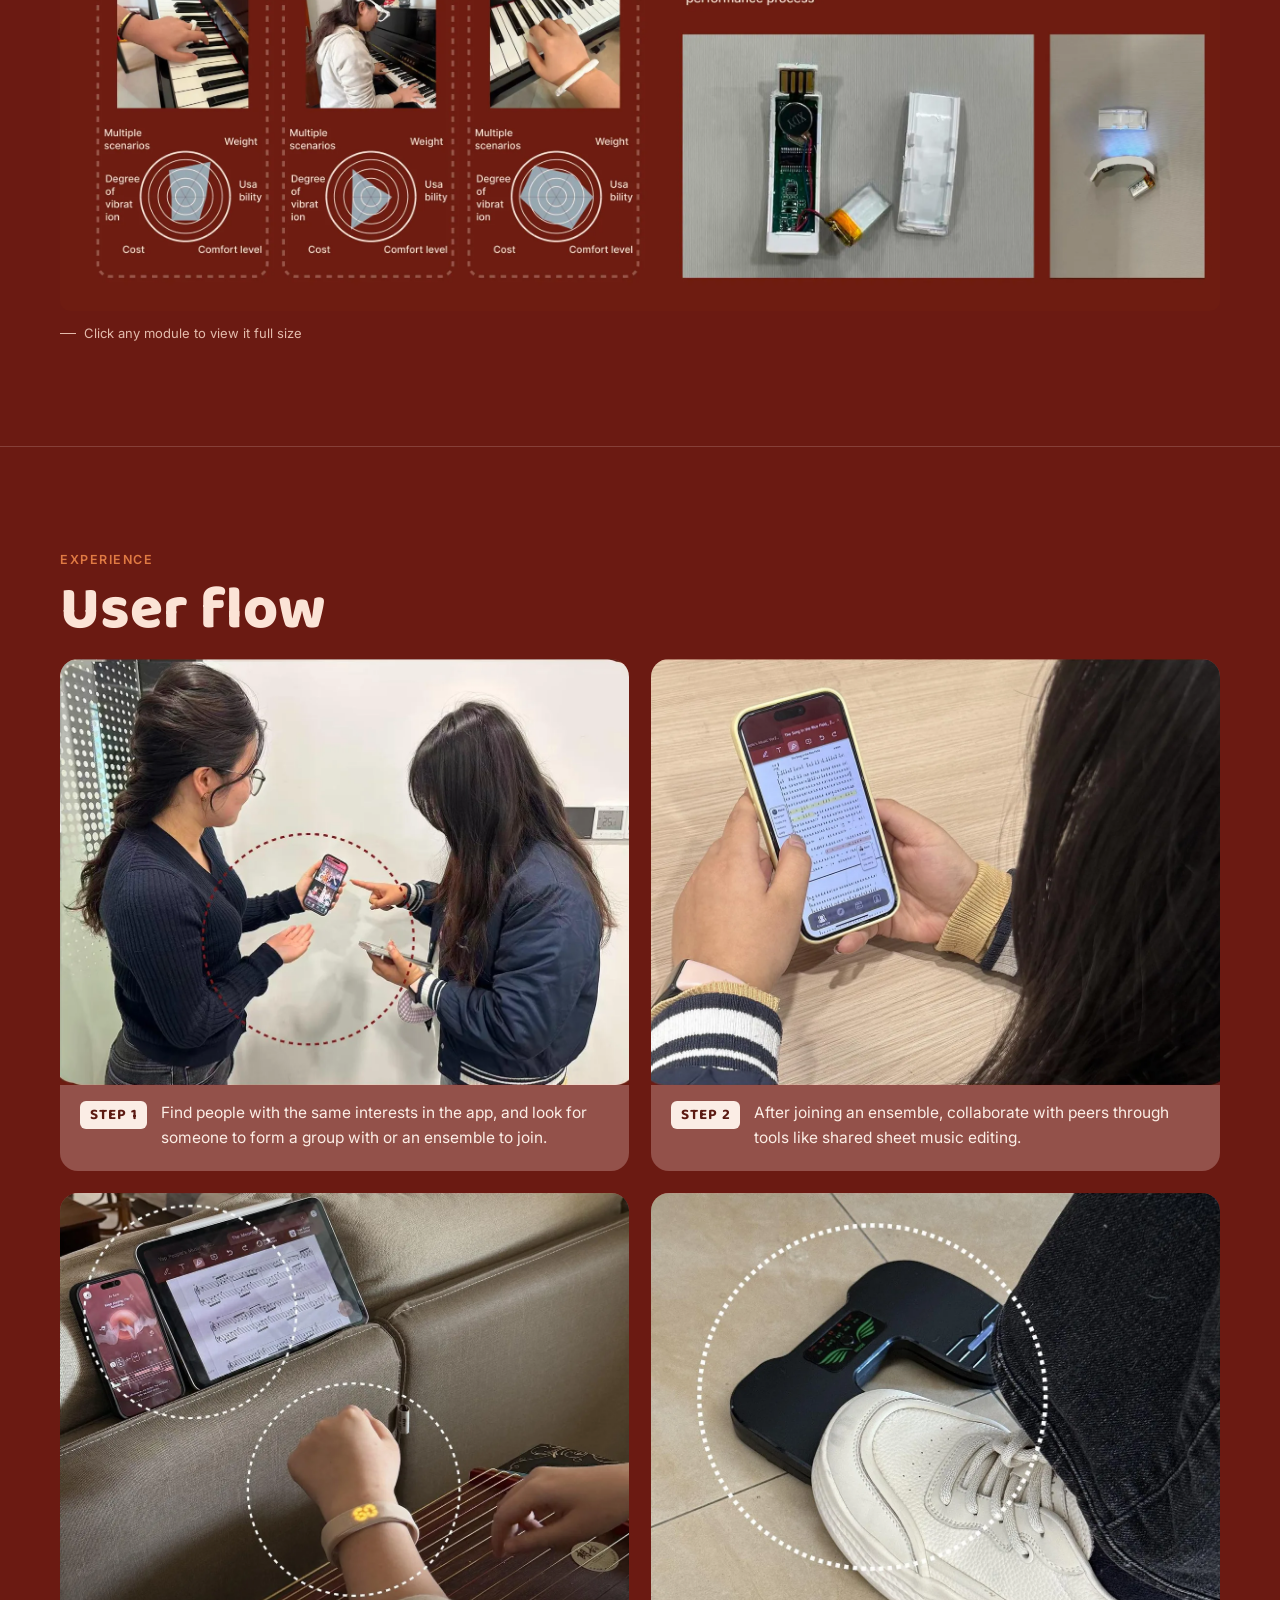
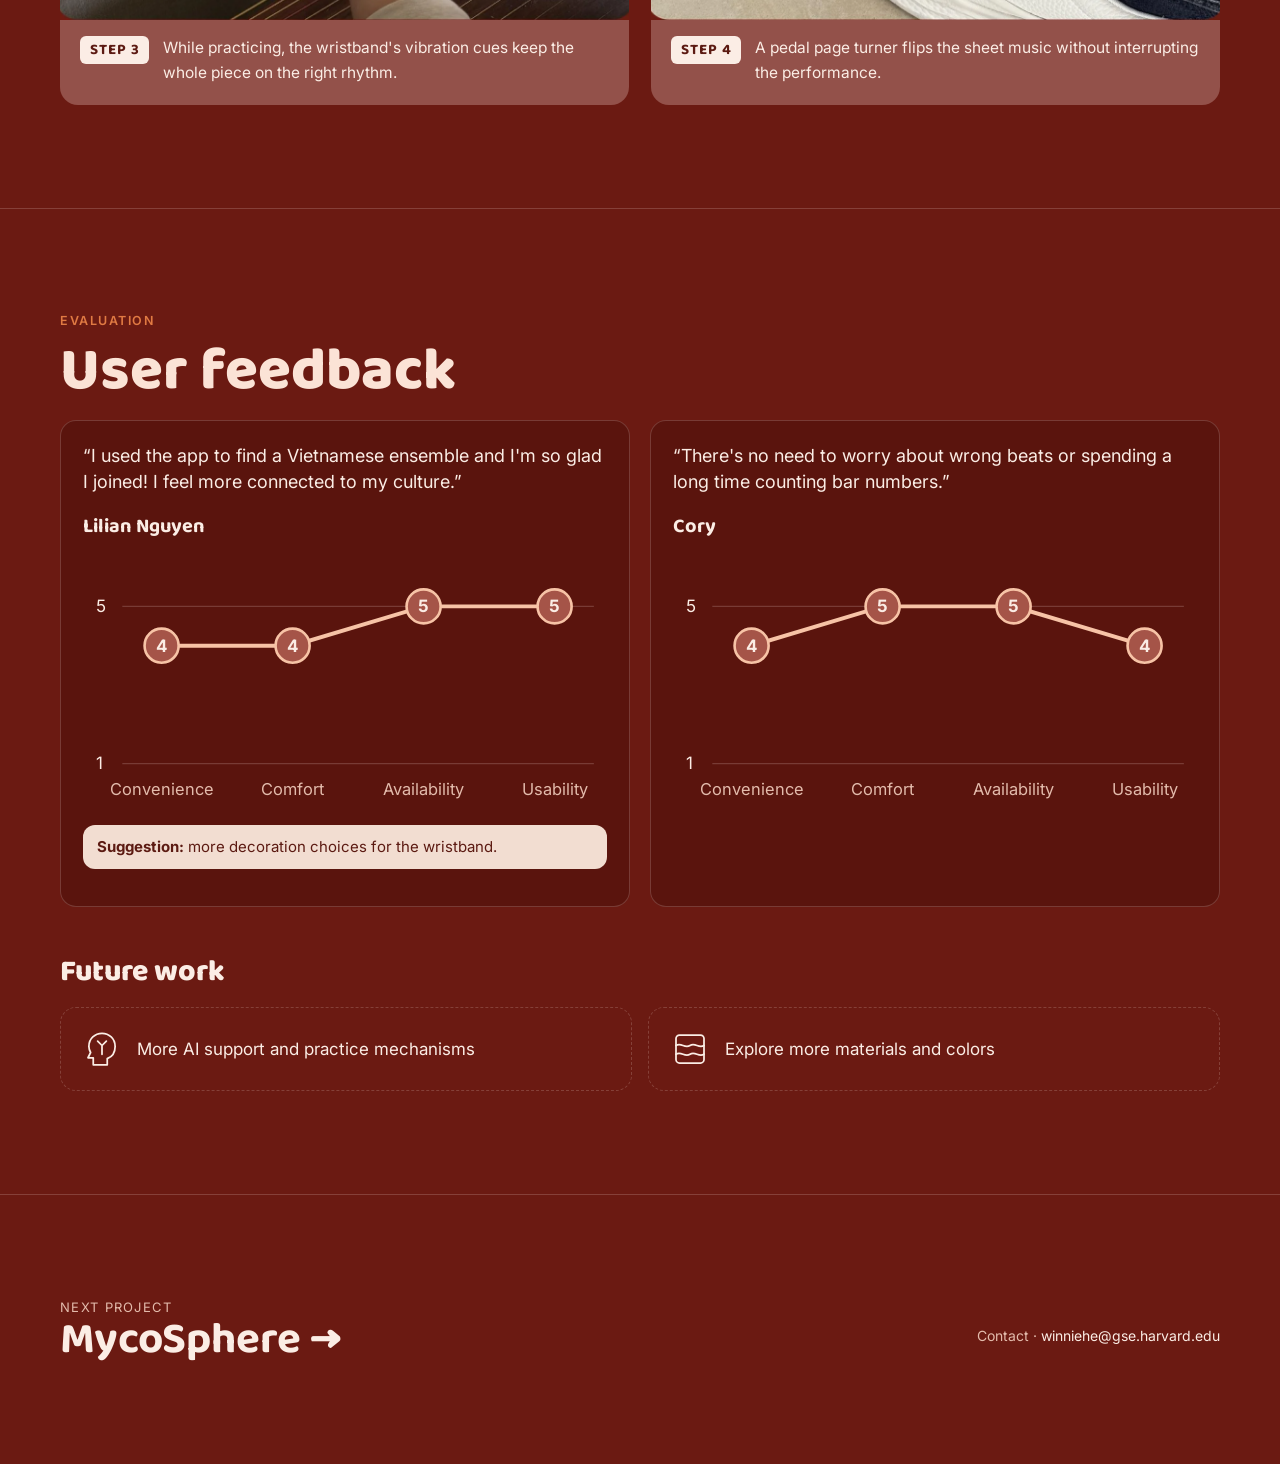
<file: tempolink.html>
<!doctype html>
<html lang="en">
<head>
<meta charset="utf-8">
<meta name="viewport" content="width=device-width, initial-scale=1, viewport-fit=cover">
<title>TempoLink · Winnie He</title>
<meta name="claude:viewport-fit-sides" content="cover">
<meta name="description" content="TempoLink: a wristband, app and page turner that help ensembles of traditional Chinese instruments rehearse together. Product design by Winnie He.">
<link rel="preconnect" href="https://fonts.googleapis.com">
<link rel="preconnect" href="https://fonts.gstatic.com" crossorigin>
<link rel="stylesheet" href="https://fonts.googleapis.com/css2?family=Baloo+2:wght@600;700;800&family=Inter:wght@400;500;600;700&display=swap">
<link rel="stylesheet" href="project.css">
<style>
/* TempoLink: committed single look taken from the portfolio — oxblood ground, cream cards, ember accent. */
:root {
  color-scheme: dark;
  --bg: #6B1A12;
  --bg-2: #5A140D;
  --fg: #FBEDE5;
  --muted: #E3BBAC;
  --line: rgba(251, 237, 229, .18);
  --card: #F2DDD1;
  --card-fg: #5C1A12;
  --card-2: #93514A;
  --slate: #3E4757;
  --accent: #E07A43;
  --on-accent: #2A0905;
  --peach: #F7C3A6;
  --display: "Baloo 2", "Arial Rounded MT Bold", "Trebuchet MS", sans-serif;
  --display-weight: 800;
  --body: "Inter", "Helvetica Neue", Arial, sans-serif;
  --radius: 16px;
}
body { background: var(--bg); color: var(--fg); }
.h2 { color: #FBE3D6; }

.hero-cover { margin-top: 8px; }
.intro { display: grid; grid-template-columns: 1fr; gap: 24px 56px; margin-top: 36px; }
@media (min-width: 920px) { .intro { grid-template-columns: 1.4fr 1fr; } }
.intro > * { min-width: 0; }

/* background */
.chart-card { background: var(--bg-2); border: 1px solid var(--line); border-radius: var(--radius); padding: 22px 22px 18px; }
.chart-card .bars { --max: 7.5; --bar: var(--peach); }
.chart-card .bars .bar:nth-child(7) { --bar: var(--accent); }
.chart-card .bars { height: 300px; }
.chart-card .bar-labels span { font-size: 13px; line-height: 1.25; text-align: center; color: var(--muted); hyphens: auto; }
.chart-scroll { overflow-x: auto; -webkit-overflow-scrolling: touch; }
@media (max-width: 640px) { .chart-inner { min-width: 600px; } .chart-card .bars { height: 240px; } }
.legend { display: flex; align-items: center; gap: 8px; font-size: 13px; color: var(--muted); margin: 4px 0 0; }
.legend i { width: 18px; height: 10px; border-radius: 3px; background: var(--peach); display: inline-block; }
.benefits { columns: 2; column-gap: 24px; padding-left: 18px; margin: 14px 0 0; font-size: 15px; }
.benefits li { margin-bottom: 4px; break-inside: avoid; }
@media (max-width: 520px) { .benefits { columns: 1; } }
.cite { font-size: 13px; color: var(--muted); margin: 18px 0 0; }
.cite i { font-style: italic; }
.stats { display: grid; grid-template-columns: repeat(3, minmax(0, 1fr)); gap: 16px; margin-top: 40px; }
.stat { text-align: center; }
.stat .donut .val { stroke: var(--accent); stroke-width: 12; }
.stat .donut .track { stroke: rgba(251,237,229,.14); stroke-width: 12; }
.stat .donut text { font-size: 30px; }
.stat p { margin: 10px auto 0; max-width: 18ch; font-size: 15px; font-weight: 600; line-height: 1.35; }
.ba { display: grid; gap: 14px; }
.ba-row { display: grid; grid-template-columns: 64px 1fr; gap: 12px; align-items: center; }
.ba-row span { font-weight: 700; font-size: 14px; text-transform: uppercase; letter-spacing: .06em; }
.meter { height: 14px; border-radius: 99px; background: rgba(251,237,229,.14); overflow: hidden; }
.meter i { display: block; height: 100%; width: var(--w); background: var(--peach); border-radius: 99px; transform-origin: left; }
.js .reveal .meter i { transform: scaleX(0); transition: transform 1.2s cubic-bezier(.2,.8,.2,1) var(--d, .2s); }
.js .reveal.in .meter i { transform: none; }
.ba-note { font-size: 15px; margin: 2px 0 0 76px; color: var(--muted); }
.thesis-note { border: 2px dashed rgba(247,195,166,.6); border-radius: var(--radius); padding: 22px; background: rgba(224,122,67,.12); }

/* interviews */
.qs { list-style: none; padding: 0; margin: 0 0 28px; display: grid; gap: 8px; counter-reset: q; }
.qs li { display: flex; gap: 12px; align-items: baseline; font-size: 17px; }
.qs b { font-family: var(--display); font-size: 20px; color: var(--accent); min-width: 32px; }
.ivw { display: grid; gap: 14px; }
.ivw-row { display: grid; grid-template-columns: 1fr; gap: 10px; }
@media (min-width: 860px) { .ivw-row { grid-template-columns: 170px repeat(3, minmax(0, 1fr)); gap: 14px; } }
.who { display: flex; flex-direction: column; justify-content: center; padding: 6px 2px; }
.who b { font-family: var(--display); font-size: 21px; line-height: 1.1; }
.who span { font-size: 14px; color: var(--muted); }
.ivw .face.front { background: var(--card-2); color: var(--fg); min-height: 150px; }
.ivw .face.back { background: var(--card); color: var(--card-fg); font-size: 15.5px; line-height: 1.5; }
.ivw .face.front strong { font-family: var(--display); font-size: 26px; line-height: 1; color: var(--peach); }
.ivw .face.front p { margin: 0; font-size: 15px; }
.needs { display: grid; grid-template-columns: 1fr; gap: 14px; margin-top: 28px; }
@media (min-width: 860px) { .needs { grid-template-columns: 170px repeat(3, minmax(0, 1fr)); } }
.needs .lbl { font-family: var(--display); font-size: 28px; align-self: center; }
.need { background: #DCC8B6; color: var(--card-fg); border-radius: var(--radius); padding: 18px; font-weight: 700; font-size: 16px; line-height: 1.35; position: relative; }
.need::before { content: ""; position: absolute; top: -12px; left: 50%; transform: translateX(-50%); border: 10px solid transparent; border-bottom-color: var(--peach); border-top: 0; }
.toolrow { display: flex; justify-content: space-between; align-items: center; gap: 12px; flex-wrap: wrap; margin-bottom: 18px; }
.btn { border: 1px solid var(--line); background: transparent; color: var(--fg); padding: 9px 16px; border-radius: 99px; font-size: 14px; font-weight: 600; cursor: pointer; }
.btn:hover { background: rgba(251,237,229,.08); }

/* competitive quadrant */
.quad { position: relative; display: grid; grid-template-columns: 1fr; gap: 16px; }
@media (min-width: 900px) {
  .quad { grid-template-columns: repeat(3, minmax(0, 1fr)); grid-template-rows: auto auto; gap: 56px 40px; padding: 44px 28px; }
  .quad::before { content: ""; position: absolute; left: 50%; top: 0; bottom: 0; border-left: 1.5px solid var(--line); }
  .quad::after { content: ""; position: absolute; left: 0; right: 0; top: 50%; border-top: 1.5px solid var(--line); }
  .q-self { grid-column: 1; grid-row: 2; }
  .q-cond { grid-column: 3; grid-row: 2; }
}
.axis { display: none; }
@media (min-width: 900px) {
  .axis { display: block; position: absolute; font-size: 12px; font-weight: 700; letter-spacing: .1em; text-transform: uppercase; color: var(--muted); background: var(--bg); padding: 2px 8px; z-index: 1; }
  .ax-top { top: -10px; left: 50%; transform: translateX(-50%); }
  .ax-bot { bottom: -10px; left: 50%; transform: translateX(-50%); }
  .ax-left { left: -4px; top: 50%; transform: translateY(-50%); }
  .ax-right { right: -4px; top: 50%; transform: translateY(-50%); }
}
.quad .flip { position: relative; z-index: 2; }
.quad .face { padding: 0; overflow: hidden; }
.quad .face.front { background: var(--bg-2); border: 1px solid var(--line); }
.quad .face.front img { width: 100%; aspect-ratio: 3 / 2; object-fit: cover; }
.quad .face.front .t { padding: 14px 16px 16px; display: flex; flex-direction: column; gap: 4px; }
.quad .face.front b { font-family: var(--display); font-size: 22px; line-height: 1.1; }
.quad .face.front small { font-size: 12px; color: var(--muted); letter-spacing: .04em; }
.quad .face.back { background: var(--accent); color: var(--on-accent); padding: 22px; justify-content: center; }
.quad .face.back.slate { background: var(--slate); color: #F4EAE4; }
.quad .face.back.cream { background: var(--card); color: var(--card-fg); }
.quad .face.back b { font-family: var(--display); font-size: 22px; line-height: 1.1; }
.quad .face.back p { margin: 0; font-size: 17px; font-weight: 600; line-height: 1.4; }
.conclusion { border: 2px dashed var(--line); border-radius: var(--radius); padding: 22px 26px; margin-top: 40px; background: rgba(0,0,0,.08); }
.conclusion ul { margin: 0; padding-left: 20px; }
.conclusion li { margin-bottom: 6px; }

/* insights */
.ins { display: grid; gap: 18px; }
.ins-row { display: grid; grid-template-columns: 1fr; gap: 10px; align-items: stretch; }
@media (min-width: 860px) { .ins-row { grid-template-columns: 1fr 70px 1fr; gap: 0; } }
.ins-c, .ins-o { border-radius: var(--radius); padding: 22px; }
.ins-c { background: var(--card); color: var(--card-fg); }
.ins-row:nth-child(even) .ins-c { background: var(--card-2); color: var(--fg); }
.ins-o { background: var(--card-2); color: var(--fg); }
.ins-row:nth-child(even) .ins-o { background: var(--card); color: var(--card-fg); }
.ins-c h4, .ins-o h4 { font-family: var(--display); font-size: 23px; line-height: 1.12; margin: 0 0 8px; }
.ins-c p, .ins-o p { margin: 0; font-size: 15.5px; }
.ins-arrow { display: grid; place-items: center; }
.ins-arrow svg { width: 56px; height: 20px; overflow: visible; }
.ins-arrow path { stroke: var(--fg); stroke-width: 2; fill: none; }
@media (max-width: 859px) { .ins-arrow { transform: rotate(90deg); height: 28px; } }
.ins-head { display: none; }
@media (min-width: 860px) { .ins-head { display: grid; grid-template-columns: 1fr 70px 1fr; margin-bottom: 4px; } }
.ins-head span { font-family: var(--display); font-size: 26px; display: flex; align-items: center; gap: 10px; }
.ins-head span::before { content: ""; width: 14px; height: 14px; border-radius: 50%; background: var(--accent); }
.tagline { display: inline-block; font-size: 11.5px; text-transform: uppercase; letter-spacing: .1em; font-weight: 700; margin-bottom: 6px; opacity: .7; }

/* system */
.trio { display: grid; grid-template-columns: repeat(3, minmax(0, 1fr)); gap: 12px; align-items: start; margin: 8px 0 26px; }
.trio div { text-align: center; position: relative; }
.trio div + div::before { content: "+"; position: absolute; left: -12px; top: 22px; transform: translateX(-50%); font-family: var(--display); font-size: 34px; color: var(--muted); }
.trio svg { width: 58px; height: 58px; stroke: var(--fg); stroke-width: 2.4; fill: none; stroke-linecap: round; stroke-linejoin: round; }
.trio b { display: block; font-family: var(--display); font-size: 18px; line-height: 1.15; margin-top: 8px; }

/* flow */
.steps { display: grid; grid-template-columns: 1fr; gap: 22px; }
@media (min-width: 760px) { .steps { grid-template-columns: 1fr 1fr; } }
.step { background: var(--card-2); border-radius: 18px; overflow: hidden; display: flex; flex-direction: column; }
.step .zoom { border-radius: 0; }
.step img { aspect-ratio: 4 / 3; object-fit: cover; }
.step div { padding: 16px 20px 20px; display: grid; grid-template-columns: auto 1fr; gap: 14px; align-items: start; }
.step b { font-family: var(--display); font-size: 15px; letter-spacing: .06em; background: var(--fg); color: var(--card-fg); padding: 2px 10px; border-radius: 6px; }
.step p { margin: 0; font-size: 15.5px; }

/* feedback */
.fb { display: grid; grid-template-columns: 1fr; gap: 20px; }
@media (min-width: 860px) { .fb { grid-template-columns: 1fr 1fr; } }
.fb-card { background: var(--bg-2); border: 1px solid var(--line); border-radius: var(--radius); padding: 22px; }
.fb-card blockquote { margin: 0 0 14px; font-size: 18px; line-height: 1.45; }
.fb-card cite { font-style: normal; font-weight: 700; font-family: var(--display); font-size: 20px; }
.rate { width: 100%; height: auto; margin-top: 12px; overflow: visible; }
.rate .grid { stroke: var(--line); }
.rate .line { stroke: var(--peach); stroke-width: 3; fill: none; }
.rate .dot { fill: #A55448; stroke: var(--peach); stroke-width: 2; }
.rate text { fill: var(--fg); font-size: 13px; font-family: var(--body); }
.rate .v { font-weight: 700; font-size: 13px; text-anchor: middle; dominant-baseline: central; }
.rate .lab { fill: var(--muted); text-anchor: middle; font-size: 12.5px; }
.suggest { margin-top: 14px; background: var(--card); color: var(--card-fg); border-radius: 12px; padding: 10px 14px; font-size: 15px; }
.future { display: grid; grid-template-columns: repeat(auto-fit, minmax(220px, 1fr)); gap: 16px; margin-top: 18px; }
.future div { border: 1.5px dashed var(--line); border-radius: var(--radius); padding: 20px; display: flex; gap: 14px; align-items: center; }
.future svg { width: 42px; height: 42px; flex: none; stroke: var(--fg); fill: none; stroke-width: 2; stroke-linecap: round; stroke-linejoin: round; }

.next-proj { display: flex; justify-content: space-between; gap: 16px; flex-wrap: wrap; align-items: end; }
.next-proj a { text-decoration: none; }
.next-proj small { display: block; color: var(--muted); font-size: 13px; letter-spacing: .1em; text-transform: uppercase; }
.next-proj b { font-family: var(--display); font-size: clamp(30px, 4vw, 44px); line-height: 1; }
.contact { color: var(--muted); font-size: 14px; }
.contact code { font-family: inherit; color: var(--fg); user-select: all; }
</style>
</head>
<body>
<header class="topbar">
  <div class="wrap">
    <a class="home" href="index.html#home">← Winnie He</a>
    <nav aria-label="Projects">
      <a href="index.html#t127">Learning Design</a>
      <a href="tempolink.html" aria-current="page">TempoLink</a>
      <a href="mycosphere.html">MycoSphere</a>
      <a href="ash.html">The Ash of a Breath</a>
    </nav>
  </div>
</header>

<main>
<!-- HERO -->
<section class="hero">
  <div class="wrap">
    <button class="zoom hero-cover" type="button" data-zoom="pages-tempo-01.webp" data-cap="TempoLink · cover">
      <img src="pages-tempo-01.webp" alt="TempoLink cover: the script logo over two phones running the app, beside a rehearsal photo" width="2600" height="1839">
    </button>
    <div class="intro">
      <div>
        <p class="eyebrow">Product Design · 2025</p>
        <p class="lede" style="margin:0">A music social system that combines physical sensing with AI support. A smart wristband cues rhythm and bar numbers, a page turner keeps hands on the instrument, and an app helps ensembles of traditional Chinese instruments find each other and rehearse together.</p>
        <ul class="tags"><li>System design</li><li>Product design</li><li>Interface design</li></ul>
      </div>
      <dl class="meta" style="align-self:end">
        <div><dt>Role</dt><dd>Solo project</dd></div>
        <div><dt>Year</dt><dd>2025</dd></div>
        <div><dt>Users</dt><dd>Ensemble learners</dd></div>
        <div><dt>Output</dt><dd>App, wristband, pedal</dd></div>
      </dl>
    </div>
  </div>
</section>

<!-- BACKGROUND -->
<section class="sec" id="background">
  <div class="wrap">
    <div class="split wide-right">
      <div class="reveal from-left">
        <p class="eyebrow">Background</p>
        <button class="zoom" type="button" data-cap="Background · where the project came from">
          <img src="p-t-bg-left.webp" alt="Background panel: Winnie with her guzheng, her honors thesis with Professor Patricia Greenfield, and the question of how social change affects learning traditional Chinese music" width="1400" height="2566" loading="lazy">
        </button>
      </div>
      <div>
        <h2 class="h2 reveal">Why is it necessary to join an ensemble?</h2>
        <p class="lede reveal">In a study of 60 students, 20 each from band, choir and orchestra, structured interviews showed that playing music together brings direct benefits to players.</p>

        <div class="reveal" style="margin-top:28px">
          <p style="margin:0">Research consistently shows that taking part in musical ensembles supports:</p>
          <ul class="benefits">
            <li>Holistic development</li><li>Self-confidence</li><li>Critical thinking</li><li>Self-awareness</li>
            <li>Communication and interpersonal skills</li><li>Managing frustration</li><li>Adapting to diverse learning styles</li>
          </ul>
          <p class="cite">Sources: Busau &amp; Mangiarulo (2024), <i>Playing music together: Exploring the impact of a classical music ensemble on adolescent's life skills self-perception</i>, PLOS ONE · Evans &amp; McPherson (2015), <i>Identity and practice: The motivational benefits of a long-term musical identity</i>, Psychology of Music.</p>
        </div>
      </div>
    </div>

        <div class="chart-card reveal" style="margin-top:48px">
      <h3 class="h3" style="font-size:20px;margin-bottom:2px">Motivational analysis on learning instruments</h3>
      <p class="legend"><i></i> Motivation intensity (0–7)</p>
      <div class="chart-scroll"><div class="chart-inner">
<div class="bars" role="img" aria-label="Motivation intensity by factor: personal cultivation 6.8, personal interest 6.5, pressure release 6, social desirability 5.2, career development 6.5, family expectation 4, cognitive training 7, creative expression 6, cultural belonging 4.5">
        <div class="bar" style="--v:6.8;--i:0"><b>6.8</b></div>
        <div class="bar" style="--v:6.5;--i:1"><b>6.5</b></div>
        <div class="bar" style="--v:6;--i:2"><b>6</b></div>
        <div class="bar" style="--v:5.2;--i:3"><b>5.2</b></div>
        <div class="bar" style="--v:6.5;--i:4"><b>6.5</b></div>
        <div class="bar" style="--v:4;--i:5"><b>4</b></div>
        <div class="bar" style="--v:7;--i:6"><b>7</b></div>
        <div class="bar" style="--v:6;--i:7"><b>6</b></div>
        <div class="bar" style="--v:4.5;--i:8"><b>4.5</b></div>
      </div>
      <div class="bar-labels" aria-hidden="true">
        <span>Personal cultivation</span><span>Personal interest</span><span>Pressure release</span><span>Social desirability</span><span>Career development</span><span>Family expectation</span><span>Cognitive training</span><span>Creative expression</span><span>Cultural belonging</span>
      </div>
</div></div>
    </div>

    <div class="stats reveal">
      <div class="stat">
        <svg class="donut" viewBox="0 0 160 160" data-value="76" role="img" aria-label="76 percent"><circle class="track" cx="80" cy="80" r="62"/><circle class="val" cx="80" cy="80" r="62"/><text x="80" y="91" text-anchor="middle"><tspan data-count="76" data-suf="%">0%</tspan></text></svg>
        <p>Better interpersonal and communication skills</p>
      </div>
      <div class="stat">
        <svg class="donut" viewBox="0 0 160 160" data-value="84" role="img" aria-label="84 percent"><circle class="track" cx="80" cy="80" r="62"/><circle class="val" cx="80" cy="80" r="62"/><text x="80" y="91" text-anchor="middle"><tspan data-count="84" data-suf="%">0%</tspan></text></svg>
        <p>Increased self-awareness</p>
      </div>
      <div class="stat">
        <svg class="donut" viewBox="0 0 160 160" data-value="78" role="img" aria-label="78 percent"><circle class="track" cx="80" cy="80" r="62"/><circle class="val" cx="80" cy="80" r="62"/><text x="80" y="91" text-anchor="middle"><tspan data-count="78" data-suf="%">0%</tspan></text></svg>
        <p>Learned to manage frustration</p>
      </div>
    </div>

    <div class="split" style="margin-top:48px">
      <div class="ba reveal">
        <div class="ba-row"><span>Before</span><div class="meter"><i style="--w:52%"></i></div></div>
        <p class="ba-note">Little long-term motivation when learning alone</p>
        <div class="ba-row"><span>After</span><div class="meter"><i style="--w:84%;--d:.5s"></i></div></div>
        <p class="ba-note">Ensemble participation brought musical, academic, psychological and social benefits</p>
      </div>
      <div class="thesis-note reveal" style="--d:.15s">
        <p style="margin:0">During my thesis research, I noticed that more and more young people use technology such as online tools, tutorials and social media to learn traditional Chinese music. These platforms support individual learning, but almost no digital tools are designed for learning in an ensemble. That is a missed opportunity, since group music learning offers long-term cognitive, emotional and social benefits.</p>
      </div>
    </div>
  </div>
</section>

<!-- INTERVIEWS -->
<section class="sec" id="interviews">
  <div class="wrap">
    <p class="eyebrow">Research</p>
    <h2 class="h2 reveal">User interviews</h2>
    <ol class="qs reveal">
      <li><b>Q1</b><span>Why are you in an ensemble, and how do you feel about it?</span></li>
      <li><b>Q2</b><span>How do you feel when you learn and practice on your own?</span></li>
      <li><b>Q3</b><span>Have you run into problems while practicing as a group?</span></li>
    </ol>
    <div class="toolrow">
      <p class="hint" style="margin:0">Tap a card to read the answer</p>
      <button class="btn" type="button" data-flip-all="ivw" data-label-on="Show all answers" data-label-off="Hide answers">Show all answers</button>
    </div>
    <div class="ivw" id="ivw">
      <div class="ivw-row reveal">
        <div class="who"><b>High school student</b><span>16 · percussion</span></div>
        <button class="flip" type="button" aria-pressed="false"><span class="flip-inner"><span class="face front"><strong>Q1</strong><p>Why the ensemble?</p><span class="flip-cue">Read answer ↻</span></span><span class="face back">My teacher refers students to the ensemble at the Shanghai Youth Palace for rehearsals and performances. Our learning improved a lot after joining it!</span></span></button>
        <button class="flip" type="button" aria-pressed="false"><span class="flip-inner"><span class="face front"><strong>Q2</strong><p>Practicing alone</p><span class="flip-cue">Read answer ↻</span></span><span class="face back">Learning percussion is lonely sometimes, and I prefer to play together with my friends!</span></span></button>
        <button class="flip" type="button" aria-pressed="false"><span class="flip-inner"><span class="face front"><strong>Q3</strong><p>Problems in the group</p><span class="flip-cue">Read answer ↻</span></span><span class="face back">I'm a percussionist, and there's always a big chunk of rest bars in my part. I keep losing track of the bar number while everyone else is playing.</span></span></button>
      </div>
      <div class="ivw-row reveal">
        <div class="who"><b>College student</b><span>21</span></div>
        <button class="flip" type="button" aria-pressed="false"><span class="flip-inner"><span class="face front"><strong>Q1</strong><p>Why the ensemble?</p><span class="flip-cue">Read answer ↻</span></span><span class="face back">I joined the ensemble in college and it was so much fun! I get to practice with people who share my interests, and someone I met there became my best friend.</span></span></button>
        <button class="flip" type="button" aria-pressed="false"><span class="flip-inner"><span class="face front"><strong>Q2</strong><p>Practicing alone</p><span class="flip-cue">Read answer ↻</span></span><span class="face back">I wish I had more chances to perform, but that's hard as a solo player unless you're very well known.</span></span></button>
        <button class="flip" type="button" aria-pressed="false"><span class="flip-inner"><span class="face front"><strong>Q3</strong><p>Problems in the group</p><span class="flip-cue">Read answer ↻</span></span><span class="face back">Some of my peers only started learning recently, and they might need extra tutoring for difficult pieces.</span></span></button>
      </div>
      <div class="ivw-row reveal">
        <div class="who"><b>Realtor</b><span>27 · organizing a band</span></div>
        <button class="flip" type="button" aria-pressed="false"><span class="flip-inner"><span class="face front"><strong>Q1</strong><p>Why the ensemble?</p><span class="flip-cue">Read answer ↻</span></span><span class="face back">I'm organizing a band with friends to play anime music on traditional Chinese instruments! It's so interesting, but we need more parts, like wind instruments.</span></span></button>
        <button class="flip" type="button" aria-pressed="false"><span class="flip-inner"><span class="face front"><strong>Q2</strong><p>Practicing alone</p><span class="flip-cue">Read answer ↻</span></span><span class="face back">Practicing by myself can be really boring, since no one gives me feedback or suggestions.</span></span></button>
        <button class="flip" type="button" aria-pressed="false"><span class="flip-inner"><span class="face front"><strong>Q3</strong><p>Problems in the group</p><span class="flip-cue">Read answer ↻</span></span><span class="face back">We don't have a professional conductor, so I hope we can find someone to help. Watching for cues matters a lot when playing as a group.</span></span></button>
      </div>
    </div>
    <div class="needs reveal">
      <div class="lbl">Needs</div>
      <div class="need">People need a referral to join an ensemble, or they have no way in.</div>
      <div class="need">Learning alone can't meet people's social needs.</div>
      <div class="need">Amateur groups often need a tutor or conductor.</div>
    </div>
  </div>
</section>

<!-- COMPETITIVE -->
<section class="sec" id="competitive">
  <div class="wrap">
    <p class="eyebrow">Research</p>
    <h2 class="h2 reveal">Competitive analysis</h2>
    <p class="lede reveal">I mapped the existing options for learning music together by how much they support cooperation and how effective they are, to find where an online ensemble platform could fit.</p>
    <p class="hint reveal">Tap an option to see its limitation</p>
    <div class="quad reveal" style="margin-top:20px">
      <span class="axis ax-top">High effectiveness</span>
      <span class="axis ax-bot">Low effectiveness</span>
      <span class="axis ax-left">Low cooperation</span>
      <span class="axis ax-right">High cooperation</span>
      <button class="flip" type="button" aria-pressed="false"><span class="flip-inner">
        <span class="face front"><img src="p-t-ca-online.webp" alt="" loading="lazy"><span class="t"><b>Online platforms</b><small>Higher effectiveness · lower cooperation</small></span></span>
        <span class="face back"><b>Online platforms</b><p>No in-person interaction with others and no immersive environment.</p></span>
      </span></button>
      <button class="flip" type="button" aria-pressed="false"><span class="flip-inner">
        <span class="face front"><img src="p-t-ca-rehearsal.webp" alt="" loading="lazy"><span class="t"><b>In-person rehearsal</b><small>High effectiveness · balanced cooperation</small></span></span>
        <span class="face back cream"><b>In-person rehearsal</b><p>Limited by time and place. How well it works depends on organizing and coordination.</p></span>
      </span></button>
      <button class="flip" type="button" aria-pressed="false"><span class="flip-inner">
        <span class="face front"><img src="p-t-ca-distance.webp" alt="" loading="lazy"><span class="t"><b>Long-distance collaboration</b><small>Higher effectiveness · higher cooperation</small></span></span>
        <span class="face back"><b>Long-distance collaboration</b><p>No real-time interaction, and a high technical barrier.</p></span>
      </span></button>
      <button class="flip q-self" type="button" aria-pressed="false"><span class="flip-inner">
        <span class="face front"><img src="p-t-ca-self.webp" alt="" loading="lazy"><span class="t"><b>Self-learning</b><small>Lower effectiveness · low cooperation</small></span></span>
        <span class="face back slate"><b>Self-learning</b><p>No social interaction, so long-term motivation is hard to keep.</p></span>
      </span></button>
      <button class="flip q-cond" type="button" aria-pressed="false"><span class="flip-inner">
        <span class="face front"><img src="p-t-ca-conductor.webp" alt="" loading="lazy"><span class="t"><b>Professional tutor or conductor</b><small>Lower effectiveness · high cooperation</small></span></span>
        <span class="face back slate"><b>Professional tutor or conductor</b><p>High cost, and hard to get access to.</p></span>
      </span></button>
    </div>
    <div class="conclusion reveal">
      <h3 class="h3" style="font-size:22px">Conclusion</h3>
      <ul>
        <li>There are many excellent tools for self-directed learning and asynchronous collaboration, serving both personal skill building and composition.</li>
        <li>For rehearsal and performance, live ensembles remain the benchmark for real-time collaboration and social-emotional development.</li>
      </ul>
    </div>
  </div>
</section>

<!-- INSIGHTS -->
<section class="sec" id="insights">
  <div class="wrap">
    <p class="eyebrow">Synthesis</p>
    <h2 class="h2 reveal">Key insights</h2>
    <div class="ins-head" aria-hidden="true"><span>Challenges</span><i></i><span>Opportunities</span></div>
    <div class="ins">
      <div class="ins-row">
        <div class="ins-c reveal from-left"><span class="tagline">Challenge</span><h4>Little online interaction within the ensemble</h4><p>Communication mostly happens at in-person rehearsals, while practice usually happens alone.</p></div>
        <div class="ins-arrow reveal" style="--d:.3s"><svg viewBox="0 0 56 20" aria-hidden="true"><path class="draw" d="M2 10 H52 M44 3 L52 10 L44 17"/></svg></div>
        <div class="ins-o reveal from-right" style="--d:.45s"><span class="tagline">Opportunity</span><h4>Online collaboration</h4><p>Engaging communication tools inside the app, built to foster a community.</p></div>
      </div>
      <div class="ins-row">
        <div class="ins-c reveal from-left"><span class="tagline">Challenge</span><h4>Hard to find like-minded people</h4><p>Individual learners struggle to reach ensembles because there's no path to people with shared interests, and the reverse is true too.</p></div>
        <div class="ins-arrow reveal" style="--d:.3s"><svg viewBox="0 0 56 20" aria-hidden="true"><path class="draw" d="M2 10 H52 M44 3 L52 10 L44 17"/></svg></div>
        <div class="ins-o reveal from-right" style="--d:.45s"><span class="tagline">Opportunity</span><h4>Digital-driven</h4><p>A platform for finding your people and forming a group. Make progress visible and reach Gen Z through short videos.</p></div>
      </div>
      <div class="ins-row">
        <div class="ins-c reveal from-left"><span class="tagline">Challenge</span><h4>Touchpoints are too simple</h4><p>Tools should strengthen how ensembles are managed and taught, without adding to their workload.</p></div>
        <div class="ins-arrow reveal" style="--d:.3s"><svg viewBox="0 0 56 20" aria-hidden="true"><path class="draw" d="M2 10 H52 M44 3 L52 10 L44 17"/></svg></div>
        <div class="ins-o reveal from-right" style="--d:.45s"><span class="tagline">Opportunity</span><h4>Complete the service process</h4><p>Address real pain points by starting with supporting tools for in-person ensembles.</p></div>
      </div>
      <div class="ins-row">
        <div class="ins-c reveal from-left"><span class="tagline">Challenge</span><h4>No professionals in amateur groups</h4><p>People who want to play music together for fun rarely find a professional conductor to lead rehearsals.</p></div>
        <div class="ins-arrow reveal" style="--d:.3s"><svg viewBox="0 0 56 20" aria-hidden="true"><path class="draw" d="M2 10 H52 M44 3 L52 10 L44 17"/></svg></div>
        <div class="ins-o reveal from-right" style="--d:.45s"><span class="tagline">Opportunity</span><h4>AI-powered platform</h4><p>AI support in both solo and group practice makes progress smoother.</p></div>
      </div>
    </div>
  </div>
</section>

<!-- SYSTEM -->
<section class="sec" id="system">
  <div class="wrap">
    <div class="split wide-right">
      <div>
        <p class="eyebrow">Design</p>
        <h2 class="h2 reveal">System design</h2>
        <div class="trio reveal">
          <div><svg viewBox="0 0 48 48" aria-hidden="true"><rect x="12" y="12" width="24" height="24" rx="6"/><path d="M17 12V6h14v6M17 36v6h14v-6M36 21h3v6h-3"/><path d="M21 21l-3 3 3 3M27 21l3 3-3 3"/></svg><b>Electronic wristband</b></div>
          <div><svg viewBox="0 0 48 48" aria-hidden="true"><rect x="12" y="4" width="24" height="40" rx="4"/><path d="M18 14h12M18 20h8"/><circle cx="24" cy="36" r="2"/></svg><b>App for phone and iPad</b></div>
          <div><svg viewBox="0 0 48 48" aria-hidden="true"><rect x="10" y="6" width="28" height="36" rx="4"/><circle cx="24" cy="22" r="8"/><path d="M21 18l6 6-3 3V15l3 3-6 6"/></svg><b>Bluetooth page turner</b></div>
        </div>
        <p class="body-text reveal">Together, the three pieces solve the problems of reviewing music from memory, coordinating across players, and keeping rhythm when performing together.</p>
        <p class="body-text reveal muted">The wristband acts like a personal tutor during play, cueing rhythm and bar numbers. The app supports everyday group rehearsal and performance, and the page turner frees players' hands.</p>
      </div>
      <figure class="reveal" style="--d:.15s">
        <button class="zoom" type="button" data-cap="TempoLink system map">
          <img src="p-t-sysmap.webp" alt="System map linking the user, app, electronic wristband, page turner, teamwork, analysis, hardware production and advertising partners" width="1671" height="1290" loading="lazy">
        </button>
        <figcaption>System map · click to enlarge</figcaption>
      </figure>
    </div>
  </div>
</section>

<!-- SITE MAP -->
<section class="sec" id="sitemap">
  <div class="wrap">
    <p class="eyebrow">Design</p>
    <h2 class="h2 reveal">Site map and prototype testing</h2>
    <p class="lede reveal">The app's structure, low-fidelity wireframes, and a paper prototype test. I revised the screens based on testers' feedback so information was easier to find.</p>
    <div class="hotpage reveal">
      <img src="pages-tempo-05.webp" alt="Site map, wireframes and prototype user test" width="2600" height="1839" loading="lazy">
      <button class="hs" type="button" style="left:2.5%;top:8.8%;width:52.8%;height:88%" data-zoom="p-t-sitemap.webp" data-cap="Site map"><span>Site map</span></button>
      <button class="hs" type="button" style="left:59%;top:3.5%;width:38.8%;height:66.8%" data-zoom="p-t-wireframes.webp" data-cap="Wireframes"><span>Wireframes</span></button>
      <button class="hs" type="button" style="left:59%;top:71.6%;width:38.8%;height:25.2%" data-zoom="p-t-usertest.webp" data-cap="Prototype user test"><span>Prototype test</span></button>
    </div>
    <p class="hint">Click any module to view it full size</p>
  </div>
</section>

<!-- INTERFACE -->
<section class="sec" id="interface">
  <div class="wrap">
    <p class="eyebrow">Design</p>
    <h2 class="h2 reveal">Interface design</h2>
    <p class="lede reveal">Three groups of screens: tools for use inside an ensemble, a public side for finding musicians, and modes for rehearsal and performance, plus an AI assistant and theme options.</p>
    <div class="hotpage reveal">
      <img src="pages-tempo-06.webp" alt="Interface design page with home, calendar, ranking, ensemble, discovery, profile, AI tutor, AI practice and AI assistant screens" width="2600" height="1839" loading="lazy">
      <button class="hs" type="button" style="left:2.8%;top:13.3%;width:22.9%;height:82.9%" data-zoom="p-t-ui-internal.webp" data-cap="For use inside the ensemble"><span>Inside the ensemble</span></button>
      <button class="hs" type="button" style="left:26.6%;top:8.8%;width:23.5%;height:87.4%" data-zoom="p-t-ui-external.webp" data-cap="For individual musicians"><span>Individual musicians</span></button>
      <button class="hs" type="button" style="left:50.75%;top:14.6%;width:23.9%;height:82%" data-zoom="p-t-ui-rehearsal.webp" data-cap="For rehearsals and performances"><span>Rehearsal &amp; performance</span></button>
      <button class="hs" type="button" style="left:75.3%;top:3.1%;width:22.5%;height:72%" data-zoom="p-t-ui-ai.webp" data-cap="AI assistant and themes"><span>AI assistant &amp; themes</span></button>
    </div>
    <p class="hint">Click any module to view it full size</p>
  </div>
</section>

<!-- PRODUCT -->
<section class="sec" id="product">
  <div class="wrap">
    <p class="eyebrow">Design</p>
    <h2 class="h2 reveal">Product design</h2>
    <p class="lede reveal">I tested three wearables with players. The ring got in the way of finger movement and the glasses cost too much, so the wristband went forward, with a small vibration motor that cues without interrupting play.</p>
    <div class="hotpage reveal">
      <img src="pages-tempo-07.webp" alt="Product design page: three wearable iterations with radar charts, product display and technical support" width="2600" height="1839" loading="lazy">
      <button class="hs" type="button" style="left:3%;top:15.5%;width:15.1%;height:80.7%" data-zoom="p-t-pd-01.webp" data-cap="Iteration 01 · electronic ring"><span>01 Ring</span></button>
      <button class="hs" type="button" style="left:18.9%;top:15.5%;width:15.2%;height:80.7%" data-zoom="p-t-pd-02.webp" data-cap="Iteration 02 · smart glasses"><span>02 Glasses</span></button>
      <button class="hs" type="button" style="left:35%;top:15.5%;width:15.1%;height:80.7%" data-zoom="p-t-pd-03.webp" data-cap="Iteration 03 · electronic wristband"><span>03 Wristband</span></button>
      <button class="hs" type="button" style="left:53.1%;top:4%;width:45.9%;height:47.7%" data-zoom="p-t-pd-display.webp" data-cap="Product display"><span>Product display</span></button>
      <button class="hs" type="button" style="left:53.1%;top:52.6%;width:45.9%;height:43.9%" data-zoom="p-t-pd-tech.webp" data-cap="Technical support"><span>Technical support</span></button>
    </div>
    <p class="hint">Click any module to view it full size</p>
  </div>
</section>

<!-- FLOW -->
<section class="sec" id="flow">
  <div class="wrap">
    <p class="eyebrow">Experience</p>
    <h2 class="h2 reveal">User flow</h2>
    <div class="steps">
      <article class="step reveal"><button class="zoom" type="button" data-cap="Step 1"><img src="p-t-flow-1.webp" alt="Two students comparing the app on their phones" loading="lazy"></button><div><b>STEP 1</b><p>Find people with the same interests in the app, and look for someone to form a group with or an ensemble to join.</p></div></article>
      <article class="step reveal" style="--d:.12s"><button class="zoom" type="button" data-cap="Step 2"><img src="p-t-flow-2.webp" alt="Editing shared sheet music on a phone" loading="lazy"></button><div><b>STEP 2</b><p>After joining an ensemble, collaborate with peers through tools like shared sheet music editing.</p></div></article>
      <article class="step reveal"><button class="zoom" type="button" data-cap="Step 3"><img src="p-t-flow-3.webp" alt="Wristband glowing with a bar number while playing the guzheng" loading="lazy"></button><div><b>STEP 3</b><p>While practicing, the wristband's vibration cues keep the whole piece on the right rhythm.</p></div></article>
      <article class="step reveal" style="--d:.12s"><button class="zoom" type="button" data-cap="Step 4"><img src="p-t-flow-4.webp" alt="A foot on the Bluetooth page-turner pedal" loading="lazy"></button><div><b>STEP 4</b><p>A pedal page turner flips the sheet music without interrupting the performance.</p></div></article>
    </div>
  </div>
</section>

<!-- FEEDBACK -->
<section class="sec" id="feedback">
  <div class="wrap">
    <p class="eyebrow">Evaluation</p>
    <h2 class="h2 reveal">User feedback</h2>
    <div class="fb">
      <div class="fb-card reveal">
        <blockquote>“I used the app to find a Vietnamese ensemble and I'm so glad I joined! I feel more connected to my culture.”</blockquote>
        <cite>Lilian Nguyen</cite>
        <svg class="rate" viewBox="0 0 400 190" role="img" aria-label="Ratings out of 5: convenience 4, comfort 4, availability 5, usability 5">
          <line class="grid" x1="30" y1="40" x2="390" y2="40"/><line class="grid" x1="30" y1="160" x2="390" y2="160"/>
          <text x="10" y="44">5</text><text x="10" y="164">1</text>
          <polyline class="line draw" points="60,70 160,70 260,40 360,40"/>
          <g class="pop" style="--i:0"><circle class="dot" cx="60" cy="70" r="13"/><text class="v" x="60" y="70">4</text></g>
          <g class="pop" style="--i:1"><circle class="dot" cx="160" cy="70" r="13"/><text class="v" x="160" y="70">4</text></g>
          <g class="pop" style="--i:2"><circle class="dot" cx="260" cy="40" r="13"/><text class="v" x="260" y="40">5</text></g>
          <g class="pop" style="--i:3"><circle class="dot" cx="360" cy="40" r="13"/><text class="v" x="360" y="40">5</text></g>
          <text class="lab" x="60" y="184">Convenience</text><text class="lab" x="160" y="184">Comfort</text><text class="lab" x="260" y="184">Availability</text><text class="lab" x="360" y="184">Usability</text>
        </svg>
        <p class="suggest"><strong>Suggestion:</strong> more decoration choices for the wristband.</p>
      </div>
      <div class="fb-card reveal" style="--d:.15s">
        <blockquote>“There's no need to worry about wrong beats or spending a long time counting bar numbers.”</blockquote>
        <cite>Cory</cite>
        <svg class="rate" viewBox="0 0 400 190" role="img" aria-label="Ratings out of 5: convenience 4, comfort 5, availability 5, usability 4">
          <line class="grid" x1="30" y1="40" x2="390" y2="40"/><line class="grid" x1="30" y1="160" x2="390" y2="160"/>
          <text x="10" y="44">5</text><text x="10" y="164">1</text>
          <polyline class="line draw" points="60,70 160,40 260,40 360,70"/>
          <g class="pop" style="--i:0"><circle class="dot" cx="60" cy="70" r="13"/><text class="v" x="60" y="70">4</text></g>
          <g class="pop" style="--i:1"><circle class="dot" cx="160" cy="40" r="13"/><text class="v" x="160" y="40">5</text></g>
          <g class="pop" style="--i:2"><circle class="dot" cx="260" cy="40" r="13"/><text class="v" x="260" y="40">5</text></g>
          <g class="pop" style="--i:3"><circle class="dot" cx="360" cy="70" r="13"/><text class="v" x="360" y="70">4</text></g>
          <text class="lab" x="60" y="184">Convenience</text><text class="lab" x="160" y="184">Comfort</text><text class="lab" x="260" y="184">Availability</text><text class="lab" x="360" y="184">Usability</text>
        </svg>
      </div>
    </div>
    <h3 class="h3 reveal" style="margin-top:48px">Future work</h3>
    <div class="future reveal">
      <div><svg viewBox="0 0 48 48" aria-hidden="true"><path d="M30 42v-7c5-2 9-7 9-14C39 12 32 6 24 6S9 12 9 21c0 3 1 5 2 7l-3 6h6v8h16"/><path d="M24 30V20l-5-5M24 20l5-5"/></svg><span>More AI support and practice mechanisms</span></div>
      <div><svg viewBox="0 0 48 48" aria-hidden="true"><rect x="8" y="8" width="32" height="32" rx="4"/><path d="M8 20c6-4 10 4 16 0s10 4 16 0M8 30c6-4 10 4 16 0s10 4 16 0"/></svg><span>Explore more materials and colors</span></div>
    </div>
  </div>
</section>

<section class="sec">
  <div class="wrap next-proj">
    <a href="mycosphere.html"><small>Next project</small><b>MycoSphere →</b></a>
    <p class="contact">Contact · <code id="email">winniehe@gse.harvard.edu</code></p>
  </div>
</section>
</main>
<script src="project.js"></script>
</body>
</html>
</file>
<file: project.css>
/* Shared case-study components. Each project page defines its own palette on :root:
   --bg --fg --muted --line --card --card-fg --accent --accent-2 --display --body */
* { box-sizing: border-box; }
html { scroll-behavior: smooth; }
@media (prefers-reduced-motion: reduce) { html { scroll-behavior: auto; } }
body { margin: 0; background: var(--bg); color: var(--fg); font-family: var(--body); font-size: 17px; line-height: 1.6; -webkit-font-smoothing: antialiased; }
img { display: block; max-width: 100%; height: auto; }
a { color: inherit; text-underline-offset: 3px; }
button { font: inherit; color: inherit; }
:focus-visible { outline: 2px solid var(--accent); outline-offset: 3px; }
[hidden] { display: none !important; }

.wrap { max-width: 1240px; margin: 0 auto; padding-left: max(16px, env(safe-area-inset-left, 0px)); padding-right: max(16px, env(safe-area-inset-right, 0px)); }
@media (min-width: 760px) { .wrap { padding-left: max(40px, env(safe-area-inset-left, 0px)); padding-right: max(40px, env(safe-area-inset-right, 0px)); } }

/* top bar */
.topbar { position: sticky; top: env(safe-area-inset-top, 0px); z-index: 20; background: var(--bg); border-bottom: 1px solid var(--line); }
body::before { content: ""; position: fixed; inset: 0 0 auto; height: env(safe-area-inset-top, 0px); z-index: 21; background: var(--bg); }
.topbar .wrap { display: flex; justify-content: space-between; align-items: center; gap: 12px; padding-block: 12px; flex-wrap: wrap; }
.topbar a { text-decoration: none; font-size: 14px; color: var(--muted); }
.topbar a:hover { color: var(--fg); }
.topbar .home { font-weight: 600; color: var(--fg); }
.topbar nav { display: flex; gap: 18px; flex-wrap: wrap; }
.topbar nav a[aria-current] { color: var(--fg); text-decoration: underline; }

/* sections */
.sec { padding-block: clamp(56px, 8vw, 104px); }
.sec + .sec { border-top: 1px solid var(--line); }
.eyebrow { font-size: 12.5px; letter-spacing: .12em; text-transform: uppercase; color: var(--accent); font-weight: 600; margin: 0 0 10px; }
.h2 { font-family: var(--display); font-weight: var(--display-weight, 700); font-size: clamp(34px, 5.2vw, 60px); line-height: 1.02; margin: 0 0 18px; text-wrap: balance; letter-spacing: var(--display-track, 0); text-transform: var(--display-case, none); }
.h3 { font-family: var(--display); font-weight: var(--display-weight, 700); font-size: clamp(22px, 2.6vw, 30px); line-height: 1.15; margin: 0 0 12px; text-wrap: balance; text-transform: var(--display-case, none); letter-spacing: var(--display-track, 0); }
.lede { font-size: clamp(18px, 1.8vw, 21px); line-height: 1.5; max-width: 62ch; margin: 0 0 28px; color: var(--fg); }
.body-text { max-width: 64ch; }
.body-text p { margin: 0 0 14px; }
.muted { color: var(--muted); }
.hint { font-size: 13px; color: var(--muted); margin: 12px 0 0; display: flex; align-items: center; gap: 8px; }
.hint::before { content: ""; width: 16px; height: 1px; background: currentColor; }
.split { display: grid; grid-template-columns: 1fr; gap: 32px 56px; align-items: start; }
@media (min-width: 920px) { .split { grid-template-columns: 1fr 1fr; } .split.wide-left { grid-template-columns: 1.3fr 1fr; } .split.wide-right { grid-template-columns: 1fr 1.3fr; } }
.split > * { min-width: 0; }
.card { background: var(--card); color: var(--card-fg); border-radius: var(--radius, 14px); padding: 22px; }

/* hero */
.hero { padding-block: clamp(28px, 5vw, 56px) clamp(40px, 6vw, 72px); }
.tags { display: flex; flex-wrap: wrap; gap: 8px; margin: 18px 0 0; padding: 0; list-style: none; }
.tags li { font-size: 12.5px; letter-spacing: .08em; text-transform: uppercase; padding: 6px 14px; border-radius: 99px; background: var(--card); color: var(--card-fg); font-weight: 600; }
.meta { display: grid; grid-template-columns: repeat(2, minmax(0, 1fr)); gap: 14px 24px; margin: 28px 0 0; max-width: 560px; }
@media (min-width: 640px) { .meta { grid-template-columns: repeat(4, minmax(0, 1fr)); } }
.meta div { border-top: 1px solid var(--line); padding-top: 8px; }
.meta dt { font-size: 11.5px; letter-spacing: .1em; text-transform: uppercase; color: var(--muted); }
.meta dd { margin: 2px 0 0; font-size: 15px; font-weight: 500; }

/* scroll reveal: only when JS is running */
.js .reveal { opacity: 0; transform: translateY(28px); transition: opacity .8s ease, transform .8s cubic-bezier(.2,.7,.2,1); transition-delay: var(--d, 0s); }
.js .reveal.in { opacity: 1; transform: none; }
.js .reveal.from-left { transform: translateX(-36px); }
.js .reveal.from-right { transform: translateX(36px); }
.js .reveal.from-left.in, .js .reveal.from-right.in { transform: none; }
@media (prefers-reduced-motion: reduce) { .js .reveal { opacity: 1; transform: none; transition: none; } }

/* zoomable images */
.zoom { display: block; width: 100%; padding: 0; border: 0; background: none; cursor: zoom-in; position: relative; border-radius: var(--img-radius, 10px); overflow: hidden; text-align: left; }
.zoom img { width: 100%; transition: transform .5s ease; }
.zoom:hover img { transform: scale(1.015); }
.zoom::after { content: "⤢"; position: absolute; right: 10px; top: 10px; width: 30px; height: 30px; display: grid; place-items: center; border-radius: 50%; background: rgba(0,0,0,.55); color: #fff; font-size: 15px; opacity: 0; transition: opacity .2s; }
.zoom:hover::after, .zoom:focus-visible::after { opacity: 1; }
@media (hover: none) { .zoom::after { opacity: .85; } }
figure { margin: 0; }
figcaption { font-size: 13.5px; color: var(--muted); margin-top: 8px; }

/* hotspot page: designed page with clickable modules */
.hotpage { position: relative; border-radius: var(--img-radius, 10px); overflow: hidden; }
.hotpage img { width: 100%; }
.hs { position: absolute; border: 2px solid transparent; background: transparent; padding: 0; cursor: zoom-in; border-radius: 10px; transition: border-color .2s, background-color .2s; }
.hs span { position: absolute; left: 8px; top: 8px; font-size: 12px; font-weight: 600; letter-spacing: .04em; padding: 4px 10px; border-radius: 99px; background: var(--accent); color: var(--on-accent, #fff); opacity: 0; transform: translateY(-4px); transition: opacity .2s, transform .2s; white-space: nowrap; }
.hs:hover, .hs:focus-visible { border-color: var(--accent); background: rgba(255,255,255,.06); }
.hs:hover span, .hs:focus-visible span { opacity: 1; transform: none; }
@media (hover: none) { .hs { border-color: color-mix(in srgb, var(--accent) 70%, transparent); } .hs span { opacity: 1; transform: none; } }
.js .hotpage.reveal.in .hs { animation: hs-pulse 1.6s ease .6s 1 both; }
@keyframes hs-pulse { 0%,100% { border-color: transparent; } 40% { border-color: var(--accent); } }
@media (prefers-reduced-motion: reduce) { .js .hotpage.reveal.in .hs { animation: none; } }

/* lightbox */
.lightbox { position: fixed; inset: 0; z-index: 60; background: rgba(8, 8, 10, .94); overflow: auto; cursor: zoom-out;
  padding: calc(56px + env(safe-area-inset-top, 0px)) max(16px, env(safe-area-inset-right, 0px)) max(24px, env(safe-area-inset-bottom, 0px)) max(16px, env(safe-area-inset-left, 0px)); }
.lightbox img { margin: 0 auto; width: auto; max-width: min(100%, 1600px); }
@media (max-width: 700px) { .lightbox img { max-width: none; width: 180%; } }
.lightbox .close { position: fixed; top: calc(12px + env(safe-area-inset-top, 0px)); right: calc(12px + env(safe-area-inset-right, 0px)); background: rgba(255,255,255,.14); color: #fff; border: 0; border-radius: 99px; padding: 8px 16px; font-size: 14px; font-weight: 600; cursor: pointer; }
.lightbox .cap { position: fixed; top: calc(16px + env(safe-area-inset-top, 0px)); left: max(16px, env(safe-area-inset-left, 0px)); color: #fff; font-size: 14px; opacity: .8; max-width: 60%; }

/* flip cards */
.flip { perspective: 1200px; padding: 0; border: 0; background: none; cursor: pointer; text-align: left; width: 100%; display: block; }
.flip-inner { display: grid; transition: transform .7s cubic-bezier(.3,.7,.2,1); transform-style: preserve-3d; height: 100%; }
.flip.on .flip-inner { transform: rotateY(180deg); }
.face { grid-area: 1 / 1; backface-visibility: hidden; -webkit-backface-visibility: hidden; border-radius: var(--radius, 14px); padding: 20px; min-height: 100%; display: flex; flex-direction: column; gap: 10px; }
.face.back { transform: rotateY(180deg); }
.flip-tag { font-size: 11.5px; letter-spacing: .1em; text-transform: uppercase; font-weight: 700; opacity: .75; }
.flip-cue { margin-top: auto; font-size: 12px; font-weight: 600; letter-spacing: .06em; text-transform: uppercase; opacity: .7; display: flex; align-items: center; gap: 6px; }
@media (prefers-reduced-motion: reduce) { .flip-inner { transition: none; } }

/* tabs */
.tabbar { display: flex; flex-wrap: wrap; gap: 8px; margin: 0 0 20px; }
.tabbar button { border: 1px solid var(--line); background: transparent; border-radius: 99px; padding: 8px 18px; font-size: 14px; font-weight: 600; cursor: pointer; color: var(--muted); }
.tabbar button[aria-selected="true"] { background: var(--accent); border-color: var(--accent); color: var(--on-accent, #fff); }
.panel { animation: fadein .45s ease; }
@keyframes fadein { from { opacity: 0; transform: translateY(8px); } to { opacity: 1; transform: none; } }
@media (prefers-reduced-motion: reduce) { .panel { animation: none; } }

/* bar chart */
.bars { display: grid; grid-auto-flow: column; grid-auto-columns: 1fr; align-items: end; gap: clamp(6px, 1.2vw, 14px); height: 260px; padding-top: 28px; border-bottom: 1px solid var(--line); position: relative; }
.bar { position: relative; height: calc(var(--v) / var(--max) * 100%); background: var(--bar, var(--accent)); border-radius: 6px 6px 0 0; transform-origin: bottom; }
.bar b { position: absolute; left: 50%; top: -24px; transform: translateX(-50%); font-size: 13px; font-weight: 700; font-variant-numeric: tabular-nums; }
.js .reveal .bar { transform: scaleY(0); transition: transform 1s cubic-bezier(.2,.8,.2,1); transition-delay: calc(var(--i) * 90ms + .2s); }
.js .reveal.in .bar { transform: scaleY(1); }
.js .reveal .bar b { opacity: 0; transition: opacity .4s; transition-delay: calc(var(--i) * 90ms + 1s); }
.js .reveal.in .bar b { opacity: 1; }
.bar-labels { display: grid; grid-auto-flow: column; grid-auto-columns: 1fr; gap: clamp(6px, 1.2vw, 14px); margin-top: 8px; }
.bar-labels span { font-size: 12px; line-height: 1.25; text-align: center; color: var(--muted); overflow-wrap: anywhere; }
@media (prefers-reduced-motion: reduce) { .js .reveal .bar, .js .reveal .bar b { transform: none; opacity: 1; transition: none; } }

/* donut */
.donut { width: 100%; max-width: 180px; aspect-ratio: 1; margin: 0 auto; display: block; }
.donut .track { fill: none; stroke: var(--line); }
.donut .val { fill: none; stroke: var(--accent); stroke-linecap: round; transform: rotate(-90deg); transform-origin: 50% 50%; stroke-dasharray: 0 999; transition: stroke-dasharray 1.4s cubic-bezier(.2,.8,.2,1) .2s; }
.donut text { fill: var(--fg); font-family: var(--display); font-weight: 700; font-variant-numeric: tabular-nums; }

/* line drawing */
.js .reveal .draw { stroke-dasharray: var(--len, 2000); stroke-dashoffset: var(--len, 2000); transition: stroke-dashoffset 1.8s ease .2s; }
.js .reveal.in .draw { stroke-dashoffset: 0; }
.js .reveal .pop { opacity: 0; transition: opacity .4s; transition-delay: calc(var(--i, 0) * 120ms + 1s); }
.js .reveal.in .pop { opacity: 1; }
@media (prefers-reduced-motion: reduce) { .js .reveal .draw { stroke-dashoffset: 0; transition: none; } .js .reveal .pop { opacity: 1; transition: none; } }

.num { font-variant-numeric: tabular-nums; }
.scroll-x { overflow-x: auto; -webkit-overflow-scrolling: touch; }
</file>
